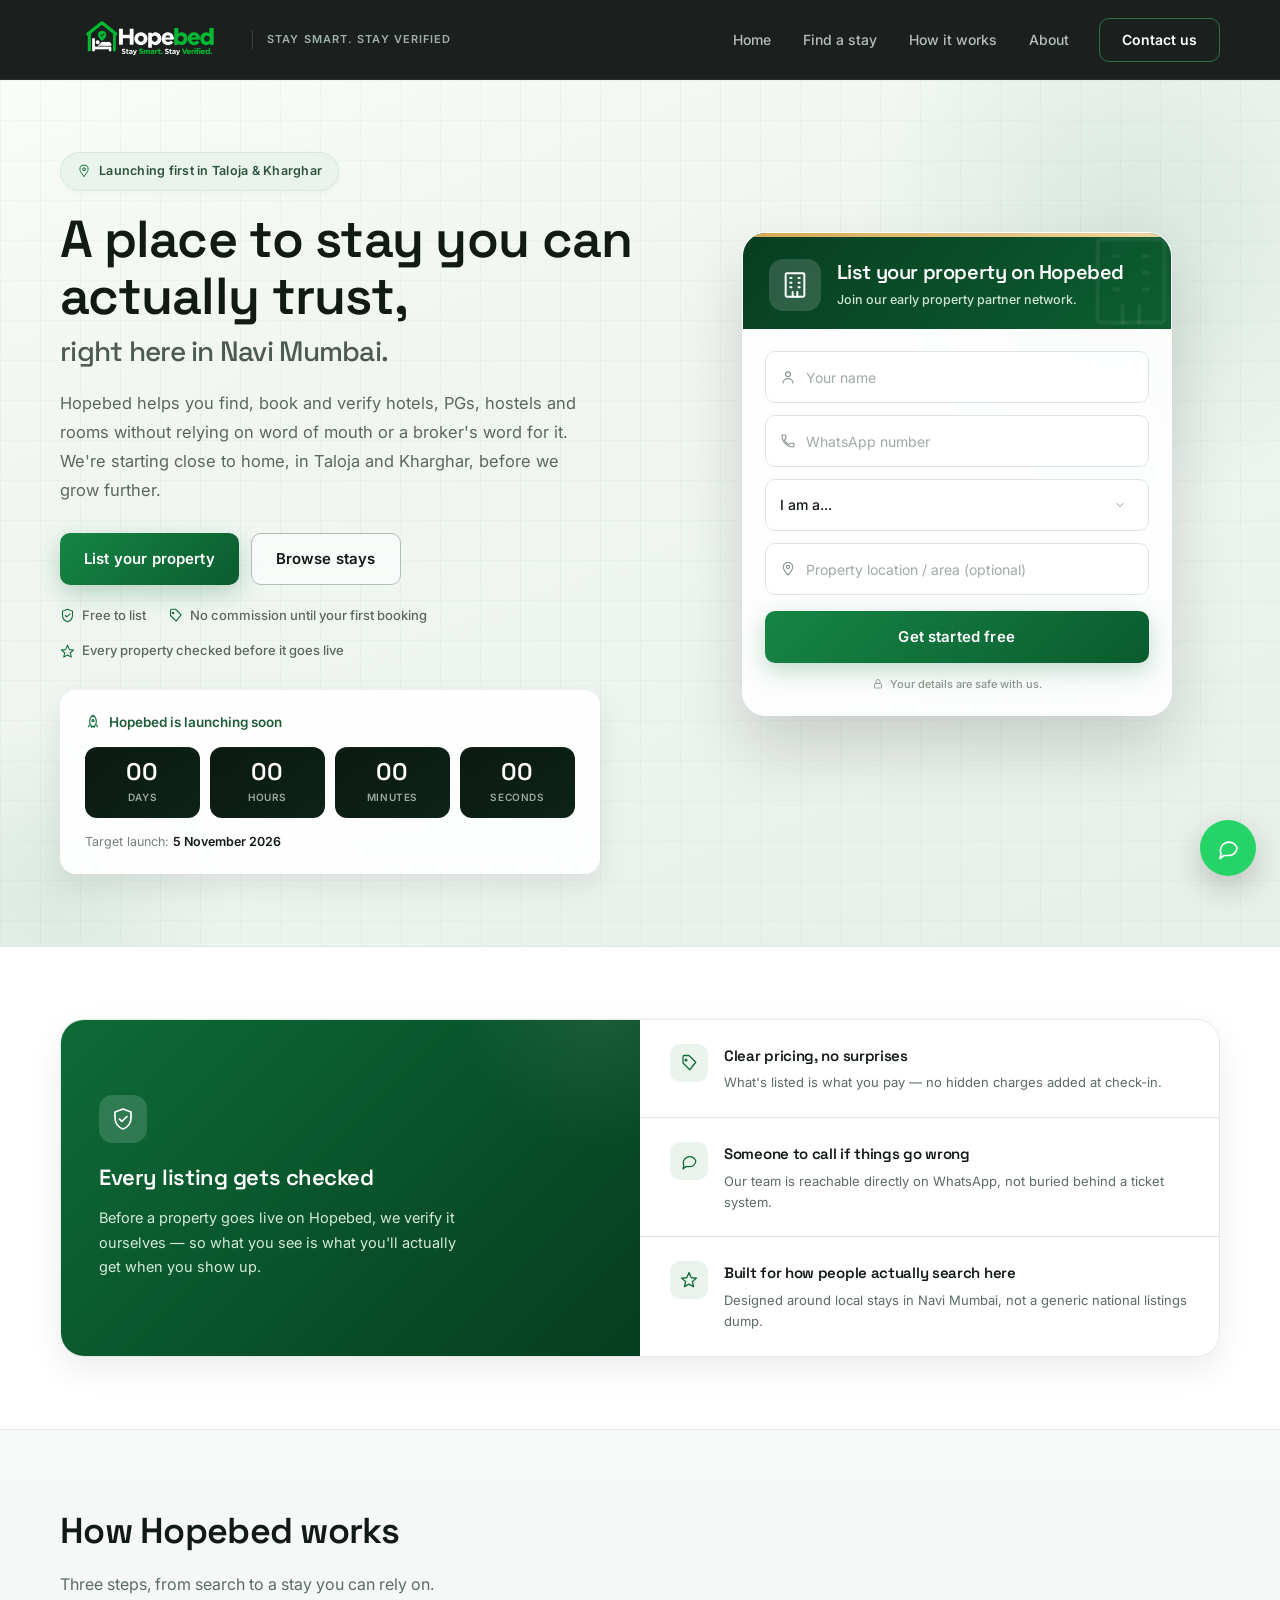
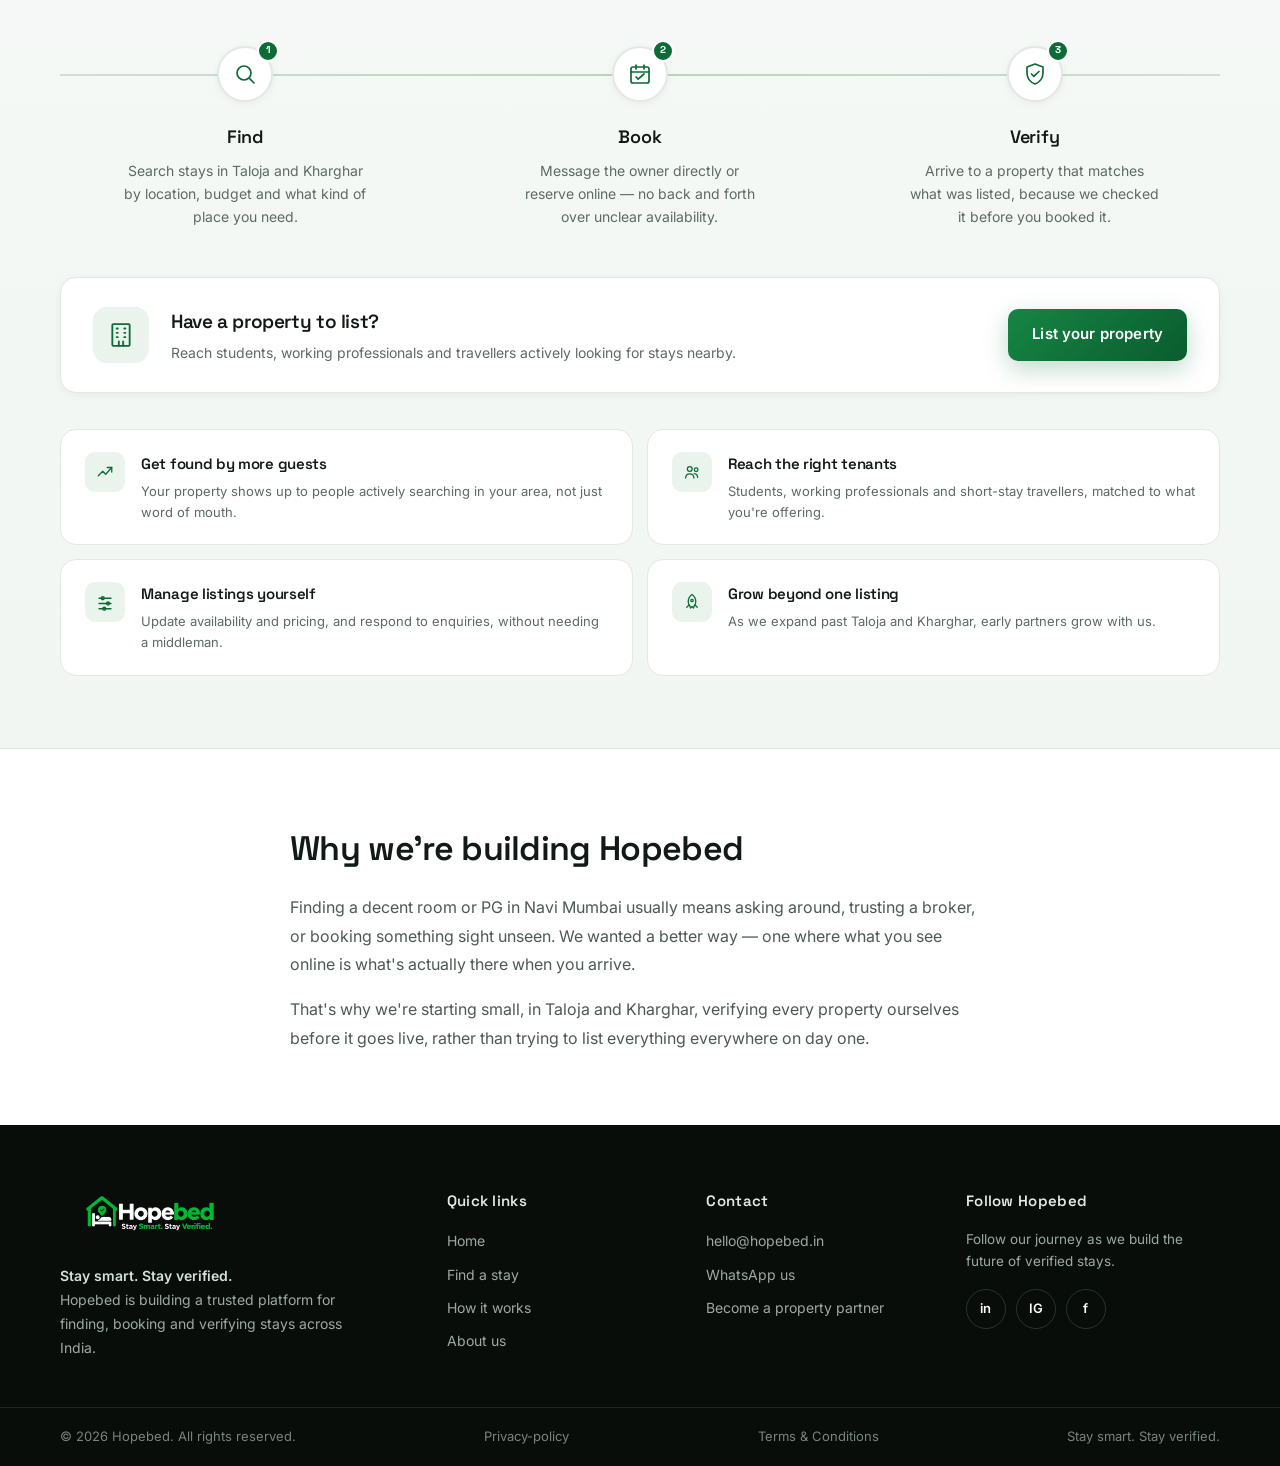
<file: index.html>
<!DOCTYPE html>
<html lang="en-IN">
<head>
    <!-- Google Ads tag -->
    <script async src="https://www.googletagmanager.com/gtag/js?id=AW-836763755"></script>
    <script>
        window.dataLayer = window.dataLayer || [];
        function gtag(){dataLayer.push(arguments);}
        gtag('js', new Date());
        gtag('config', 'AW-836763755');
    </script>

    <meta charset="UTF-8">
    <meta name="viewport" content="width=device-width, initial-scale=1.0">
    <meta name="theme-color" content="#0a5c2e">
    <meta name="google-adsense-account" content="ca-pub-5507783627988593">
    <title>Hopebed | Find Verified Hotels, PGs & Hostels in India</title>
    <meta name="description" content="Hopebed is building a trusted platform to discover, book and verify hotels, PGs, hostels, rooms and accommodation in India. Launching first in Taloja and Kharghar, Navi Mumbai.">
    <meta name="author" content="Hopebed">
    <meta name="robots" content="index, follow">
    <link rel="canonical" href="https://hopebed.in/">
    <link rel="icon" type="image/png" href="./assets/favicon.PNG">
    <link rel="apple-touch-icon" href="./assets/favicon.PNG">

    <meta property="og:type" content="website">
    <meta property="og:url" content="https://hopebed.in/">
    <meta property="og:title" content="Hopebed | Find & Book Verified Stays in India">
    <meta property="og:description" content="Discover, book and verify trusted hotels, PGs, hostels, rooms and accommodation in India.">
    <meta property="og:image" content="https://hopebed.in/assets/favicon.PNG">
    <meta property="og:site_name" content="Hopebed">
    <meta property="og:locale" content="en_IN">

    <meta name="twitter:card" content="summary_large_image">
    <meta name="twitter:title" content="Hopebed | Verified Stays in India">
    <meta name="twitter:description" content="Find, book and verify trusted hotels, PGs, hostels and accommodation in India.">

    <script type="application/ld+json">
        {"@context":"https://schema.org","@type":"Organization","@id":"https://hopebed.in/#organization","name":"Hopebed","url":"https://hopebed.in/","logo":"https://hopebed.in/assets/favicon.PNG","description":"Hopebed is building a trusted platform to help people discover, book and verify accommodation in India.","email":"hello@hopebed.in","areaServed":{"@type":"Country","name":"India"}}
    </script>

    <link rel="preconnect" href="https://fonts.googleapis.com">
    <link rel="preconnect" href="https://fonts.gstatic.com" crossorigin>
    <link href="https://fonts.googleapis.com/css2?family=Space+Grotesk:wght@500;600;700&family=Inter:wght@400;500;600;700&display=swap" rel="stylesheet">

    <style>
        /* =====================================================
           ROOT — premium palette
        ===================================================== */
        :root {
            --green: #0d6b36;
            --green-dark: #063d20;
            --green-light: #168447;
            --green-pale: #eaf4ed;
            --green-mist: #f4faf6;
            --dark: #080d0a;
            --dark-soft: #0e1511;
            --text: #121a15;
            --muted: #5c6b63;
            --line: #e2e8e4;
            --soft: #f6f9f7;
            --white: #ffffff;
            --accent-gold: #d4a853;
            --shadow-sm: 0 2px 8px rgba(0, 0, 0, .05);
            --shadow-md: 0 12px 32px rgba(0, 0, 0, .08);
            --shadow-lg: 0 24px 56px rgba(0, 0, 0, .12);
            --shadow-xl: 0 32px 64px rgba(0, 0, 0, .15);
            --radius-sm: 10px;
            --radius-md: 16px;
            --radius-lg: 24px;
            --radius-xl: 32px;
            --font-display: "Space Grotesk", ui-sans-serif, system-ui, sans-serif;
            --font-body: "Inter", ui-sans-serif, system-ui, sans-serif;
            --transition: .25s cubic-bezier(.25, .46, .45, .94);
        }

        * {
            box-sizing: border-box;
            margin: 0;
            padding: 0;
        }
        html {
            scroll-behavior: smooth;
            -webkit-font-smoothing: antialiased;
            -moz-osx-font-smoothing: grayscale;
        }
        body {
            font-family: var(--font-body);
            color: var(--text);
            background: var(--white);
            line-height: 1.65;
            overflow-x: hidden;
        }
        body.menu-open {
            overflow: hidden;
        }
        a {
            text-decoration: none;
            color: inherit;
        }
        button,
        input,
        select {
            font: inherit;
            color: inherit;
        }
        img {
            max-width: 100%;
            display: block;
        }
        h1,
        h2,
        h3,
        h4 {
            font-family: var(--font-display);
            font-weight: 600;
            letter-spacing: -0.02em;
        }
        .container {
            width: min(1160px, calc(100% - 64px));
            margin-inline: auto;
        }

        .icon {
            width: 1em;
            height: 1em;
            stroke: currentColor;
            fill: none;
            stroke-width: 1.7;
            stroke-linecap: round;
            stroke-linejoin: round;
            flex-shrink: 0;
            display: block;
        }

        /* =====================================================
           NAVBAR — premium dark with blur
        ===================================================== */
        .nav {
            height: 80px;
            background: rgba(8, 13, 10, 0.92);
            backdrop-filter: blur(12px);
            color: #fff;
            position: sticky;
            top: 0;
            z-index: 1000;
            border-bottom: 1px solid rgba(255, 255, 255, .06);
        }
        .nav-inner {
            height: 100%;
            display: flex;
            align-items: center;
            justify-content: space-between;
            gap: 30px;
        }
        .brand {
            display: flex;
            align-items: center;
            flex-shrink: 0;
            gap: 12px;
            padding: 6px 0;
        }
        /* Removed white background from logo wrapper */
        .brand-logo-wrap {
            display: flex;
            align-items: center;
            justify-content: center;
        }
        .brand-logo {
            width: 180px;
            height: 52px;
            object-fit: contain;
            object-position: center;
            display: block;
            filter: brightness(1.1);
        }
        .brand-tagline {
            font-size: 11px;
            font-weight: 600;
            letter-spacing: .1em;
            text-transform: uppercase;
            color: #9fb0a7;
            padding-left: 14px;
            border-left: 1px solid rgba(255, 255, 255, .15);
        }

        .desktop-nav {
            display: flex;
            align-items: center;
            gap: 32px;
            margin-left: auto;
        }
        .desktop-nav a {
            color: #b5c0ba;
            font-size: 14px;
            font-weight: 500;
            transition: var(--transition);
            position: relative;
            padding: 6px 0;
        }
        .desktop-nav a::after {
            content: '';
            position: absolute;
            bottom: 0;
            left: 0;
            right: 0;
            height: 2px;
            background: var(--green-light);
            border-radius: 2px;
            transform: scaleX(0);
            transform-origin: left;
            transition: transform var(--transition);
        }
        .desktop-nav a:hover {
            color: #fff;
        }
        .desktop-nav a:hover::after {
            transform: scaleX(1);
        }

        .nav-actions {
            display: flex;
            align-items: center;
            gap: 14px;
        }
        .contact {
            min-height: 44px;
            padding: 0 22px;
            display: inline-flex;
            align-items: center;
            justify-content: center;
            border: 1px solid rgba(60, 200, 110, .5);
            border-radius: var(--radius-sm);
            font-size: 14px;
            font-weight: 600;
            transition: var(--transition);
            background: transparent;
            color: #fff;
        }
        .contact:hover {
            background: var(--green);
            border-color: var(--green);
            box-shadow: 0 6px 20px rgba(13, 107, 54, .4);
        }

        .menu-btn {
            display: none;
            width: 44px;
            height: 44px;
            border: 0;
            background: transparent;
            color: #fff;
            cursor: pointer;
            align-items: center;
            justify-content: center;
            border-radius: var(--radius-sm);
            transition: var(--transition);
        }
        .menu-btn:hover {
            background: rgba(255, 255, 255, .08);
        }
        .menu-btn .icon {
            width: 22px;
            height: 22px;
        }

        /* =====================================================
           MOBILE MENU — refined
        ===================================================== */
        .mobile-menu-overlay {
            position: fixed;
            inset: 0;
            background: rgba(0, 0, 0, .6);
            backdrop-filter: blur(6px);
            opacity: 0;
            visibility: hidden;
            transition: var(--transition);
            z-index: 1998;
        }
        .mobile-menu-overlay.active {
            opacity: 1;
            visibility: visible;
        }

        .mobile-menu {
            position: fixed;
            top: 0;
            right: 0;
            width: min(400px, 90%);
            height: 100dvh;
            background: var(--dark);
            color: #fff;
            z-index: 2000;
            padding: 0 24px 24px;
            transform: translateX(100%);
            transition: .35s cubic-bezier(.22, .61, .36, 1);
            display: flex;
            flex-direction: column;
        }
        .mobile-menu.active {
            transform: translateX(0);
        }
        .mobile-menu-header {
            min-height: 76px;
            display: flex;
            align-items: center;
            justify-content: space-between;
            border-bottom: 1px solid #1e2b23;
        }
        /* Removed white background from mobile logo wrapper */
        .mobile-menu-logo-wrap {
            display: flex;
            align-items: center;
            justify-content: center;
        }
        .mobile-menu-logo {
            width: 160px;
            height: 46px;
            object-fit: contain;
            object-position: center;
            filter: brightness(1.1);
        }
        .mobile-menu-close {
            width: 40px;
            height: 40px;
            border: 0;
            border-radius: 50%;
            background: #18231d;
            color: #fff;
            cursor: pointer;
            display: flex;
            align-items: center;
            justify-content: center;
            transition: var(--transition);
        }
        .mobile-menu-close:hover {
            background: #26352c;
        }
        .mobile-menu-close .icon {
            width: 18px;
            height: 18px;
        }

        .mobile-menu-nav {
            display: flex;
            flex-direction: column;
            gap: 4px;
            padding: 20px 0;
        }
        .menu-link {
            min-height: 52px;
            display: flex;
            align-items: center;
            gap: 10px;
            padding: 12px 16px;
            border-radius: 10px;
            font-weight: 500;
            font-size: 15px;
            transition: var(--transition);
        }
        .menu-link:hover {
            background: #131f18;
        }
        .menu-list-property {
            background: linear-gradient(135deg, #1b8748, #0c5d30);
            justify-content: space-between;
            font-weight: 600;
            box-shadow: 0 4px 14px rgba(13, 107, 54, .3);
        }
        .menu-list-property:hover {
            background: linear-gradient(135deg, #1f9a53, #0e6b38);
        }
        .menu-list-property .icon {
            width: 16px;
            height: 16px;
        }

        .mobile-menu-actions {
            margin-top: auto;
            padding-top: 18px;
            border-top: 1px solid #1e2b23;
        }
        .menu-whatsapp {
            min-height: 52px;
            display: flex;
            align-items: center;
            justify-content: center;
            gap: 8px;
            border: 1px solid #3a4d42;
            border-radius: 10px;
            font-weight: 600;
            font-size: 14px;
            transition: var(--transition);
        }
        .menu-whatsapp:hover {
            background: #13201a;
            border-color: #5a7568;
        }
        .menu-whatsapp .icon {
            width: 16px;
            height: 16px;
        }

        /* =====================================================
           HERO — premium with abstract background
        ===================================================== */
        .hero {
            position: relative;
            overflow: hidden;
            background: linear-gradient(160deg, #f9fcf9 0%, #f1f6f2 30%, #eef4f0 60%, #e7efe9 100%);
            border-bottom: 1px solid var(--line);
        }
        .hero::before {
            content: '';
            position: absolute;
            width: 600px;
            height: 600px;
            right: -150px;
            top: -150px;
            border-radius: 50%;
            background: radial-gradient(circle, rgba(13, 107, 54, 0.1), transparent 65%);
            pointer-events: none;
        }
        .hero::after {
            content: '';
            position: absolute;
            width: 350px;
            height: 350px;
            left: -120px;
            bottom: -120px;
            border-radius: 50%;
            background: radial-gradient(circle, rgba(13, 107, 54, 0.08), transparent 70%);
            pointer-events: none;
        }
        .hero-grid-bg {
            position: absolute;
            top: 0;
            left: 0;
            right: 0;
            bottom: 0;
            background-image: 
                linear-gradient(rgba(13, 107, 54, 0.03) 1px, transparent 1px),
                linear-gradient(90deg, rgba(13, 107, 54, 0.03) 1px, transparent 1px);
            background-size: 40px 40px;
            pointer-events: none;
        }

        .hero-inner {
            position: relative;
            z-index: 2;
            display: grid;
            grid-template-columns: 1fr 0.9fr;
            align-items: start;
            gap: 48px;
            padding: 64px 0 72px;
        }

        .hero-content {
            max-width: 620px;
            padding-top: 8px;
        }
        .location-tag {
            display: inline-flex;
            align-items: center;
            gap: 8px;
            padding: 8px 16px;
            background: var(--green-pale);
            border: 1px solid #d4e8db;
            border-radius: 30px;
            color: #2c533d;
            font-size: 12.5px;
            font-weight: 600;
            letter-spacing: .02em;
            box-shadow: 0 2px 8px rgba(0,0,0,.03);
        }
        .location-tag .icon {
            color: var(--green);
            width: 14px;
            height: 14px;
        }

        h1 {
            margin: 20px 0 20px;
            font-weight: 600;
            letter-spacing: -0.03em;
            color: var(--text);
        }
        h1 .line-a {
            display: block;
            font-size: clamp(34px, 4.5vw, 52px);
            line-height: 1.1;
        }
        h1 .line-b {
            display: block;
            font-size: clamp(20px, 2.5vw, 28px);
            font-weight: 500;
            color: #4c5a52;
            line-height: 1.3;
            margin-top: 8px;
        }

        .hero-copy {
            max-width: 520px;
            margin: 0;
            font-size: 16.5px;
            line-height: 1.75;
            color: #5a675f;
        }

        .hero-buttons {
            display: flex;
            align-items: center;
            gap: 12px;
            margin: 28px 0 20px;
            flex-wrap: wrap;
        }
        .btn {
            min-height: 52px;
            padding: 0 24px;
            border-radius: var(--radius-sm);
            display: inline-flex;
            align-items: center;
            gap: 8px;
            justify-content: center;
            font-size: 15px;
            font-weight: 600;
            cursor: pointer;
            border: 0;
            transition: var(--transition);
            letter-spacing: .01em;
        }
        .btn-primary {
            color: #fff;
            background: linear-gradient(135deg, #168544, #0a5c2e);
            box-shadow: 0 8px 24px rgba(13, 107, 54, .25);
        }
        .btn-primary:hover {
            box-shadow: 0 12px 32px rgba(13, 107, 54, .35);
            transform: translateY(-2px);
            background: linear-gradient(135deg, #1a954e, #0d6b36);
        }
        .btn-outline {
            border: 1.5px solid #b0bcb5;
            background: rgba(255, 255, 255, 0.6);
            backdrop-filter: blur(4px);
            color: var(--text);
        }
        .btn-outline:hover {
            border-color: var(--green);
            color: var(--green-dark);
            background: rgba(13, 107, 54, .06);
        }
        .btn:focus-visible {
            outline: 3px solid rgba(13, 107, 54, .4);
            outline-offset: 2px;
        }

        .hero-notes {
            display: flex;
            flex-wrap: wrap;
            gap: 14px 22px;
        }
        .hero-notes .note {
            display: flex;
            align-items: center;
            gap: 7px;
            font-size: 13px;
            color: #5a675f;
            font-weight: 500;
        }
        .hero-notes .icon {
            color: var(--green);
            width: 15px;
            height: 15px;
        }

        /* countdown — premium card */
        .launch-countdown {
            max-width: 540px;
            margin-top: 28px;
            padding: 20px 24px;
            background: rgba(255, 255, 255, 0.9);
            backdrop-filter: blur(10px);
            border: 1px solid rgba(255, 255, 255, 0.8);
            border-radius: var(--radius-md);
            box-shadow: var(--shadow-md);
        }
        .launch-label {
            display: flex;
            align-items: center;
            gap: 8px;
            margin-bottom: 14px;
            font-size: 13.5px;
            font-weight: 600;
            color: #1f5c39;
        }
        .launch-label .icon {
            color: var(--green);
            width: 16px;
            height: 16px;
        }
        .countdown {
            display: flex;
            gap: 10px;
        }
        .countdown-box {
            flex: 1;
            min-width: 70px;
            padding: 12px 6px;
            text-align: center;
            background: linear-gradient(145deg, #0b1a11, #0d2318);
            border-radius: 12px;
            color: #fff;
            box-shadow: inset 0 1px 0 rgba(255,255,255,.05);
        }
        .countdown-number {
            display: block;
            font-family: var(--font-display);
            font-size: 24px;
            font-weight: 600;
            line-height: 1.1;
            letter-spacing: .02em;
        }
        .countdown-text {
            display: block;
            margin-top: 4px;
            font-size: 10px;
            font-weight: 600;
            letter-spacing: .06em;
            text-transform: uppercase;
            color: #9caaa3;
        }
        .launch-date {
            margin: 14px 0 0;
            font-size: 12.5px;
            color: #76827b;
        }
        .launch-date strong {
            color: var(--text);
            font-weight: 600;
        }

        /* =====================================================
           LEAD CARD — premium glass style (with image icon)
        ===================================================== */
        .lead-card {
            width: 100%;
            max-width: 430px;
            justify-self: center;
            background: rgba(255, 255, 255, 0.85);
            backdrop-filter: blur(20px);
            border: 1px solid rgba(255, 255, 255, 0.9);
            border-radius: var(--radius-lg);
            overflow: hidden;
            box-shadow: var(--shadow-xl);
            transition: var(--transition);
            margin-top: 88px;
            margin-right: initial;
        }
        .lead-head {
            padding: 26px 26px 18px;
            background: linear-gradient(135deg, #073d22, #0d5f30);
            color: #fff;
            position: relative;
            display: flex;
            align-items: center;
            gap: 16px;
        }
        .lead-head::after {
            content: '';
            position: absolute;
            top: 0;
            left: 0;
            right: 0;
            height: 4px;
            background: linear-gradient(90deg, #d4a853, #f0d6a0);
        }
        .lead-head-icon {
            width: 52px;
            height: 52px;
            border-radius: 14px;
            background: rgba(255, 255, 255, 0.15);
            display: flex;
            align-items: center;
            justify-content: center;
            flex-shrink: 0;
        }
        .lead-head-icon .icon {
            width: 28px;
            height: 28px;
            color: #fff;
        }
        .lead-head h2 {
            font-size: 20px;
            line-height: 1.3;
            font-weight: 600;
            margin-bottom: 5px;
        }
        .lead-head p {
            margin: 0;
            font-size: 12.5px;
            font-weight: 500;
            color: #cfe6d7;
        }
        /* subtle background icon */
        .lead-head::before {
            content: '';
            position: absolute;
            right: -10px;
            top: 50%;
            transform: translateY(-50%);
            width: 100px;
            height: 100px;
            background: url("data:image/svg+xml,%3Csvg xmlns='http://www.w3.org/2000/svg' viewBox='0 0 24 24' fill='none' stroke='rgba(255,255,255,0.08)' stroke-width='1' stroke-linecap='round' stroke-linejoin='round'%3E%3Crect x='4' y='2' width='16' height='20' rx='1'/%3E%3Cline x1='8' y1='6' x2='9' y2='6'/%3E%3Cline x1='15' y1='6' x2='16' y2='6'/%3E%3Cline x1='8' y1='10' x2='9' y2='10'/%3E%3Cline x1='15' y1='10' x2='16' y2='10'/%3E%3Cline x1='8' y1='14' x2='9' y2='14'/%3E%3Cline x1='15' y1='14' x2='16' y2='14'/%3E%3Cline x1='10' y1='22' x2='10' y2='18'/%3E%3Cline x1='14' y1='22' x2='14' y2='18'/%3E%3C/svg%3E") no-repeat center / contain;
            opacity: 0.8;
            pointer-events: none;
        }

        .form {
            padding: 22px;
        }
        .field {
            width: 100%;
            height: 52px;
            margin-bottom: 12px;
            padding: 0 14px;
            display: flex;
            align-items: center;
            gap: 10px;
            border: 1.5px solid #dde5e0;
            border-radius: var(--radius-sm);
            background: rgba(255, 255, 255, 0.8);
            transition: var(--transition);
            color: #8a958e;
        }
        .field:focus-within {
            border-color: var(--green-light);
            box-shadow: 0 0 0 3px rgba(22, 132, 71, .12);
            color: var(--green);
        }
        .field .icon {
            width: 16px;
            height: 16px;
            flex-shrink: 0;
        }
        .field input,
        .field select {
            width: 100%;
            height: 100%;
            border: 0;
            outline: 0;
            background: transparent;
            color: var(--text);
            font-size: 14px;
            font-weight: 500;
        }
        .field input::placeholder {
            color: #a0aba5;
            font-weight: 400;
        }
        .field select {
            cursor: pointer;
            appearance: none;
            -webkit-appearance: none;
            padding-right: 20px;
            background-image: url("data:image/svg+xml,%3Csvg xmlns='http://www.w3.org/2000/svg' width='12' height='12' viewBox='0 0 24 24' fill='none' stroke='%238a958e' stroke-width='2' stroke-linecap='round' stroke-linejoin='round'%3E%3Cpolyline points='6 9 12 15 18 9'/%3E%3C/svg%3E");
            background-repeat: no-repeat;
            background-position: right 8px center;
        }
        .field.error {
            border-color: #d64545;
        }
        .field.error:focus-within {
            box-shadow: 0 0 0 3px rgba(214, 69, 69, .1);
        }

        .error-msg {
            display: none;
            margin: -4px 0 8px 4px;
            font-size: 11px;
            color: #d64545;
            font-weight: 500;
        }
        .error-msg.show {
            display: block;
        }

        .form .submit {
            width: 100%;
            margin-top: 4px;
            min-height: 52px;
            border-radius: var(--radius-sm);
            font-size: 15px;
        }

        .toast {
            display: none;
            margin-top: 10px;
            padding: 10px 14px;
            background: #eaf7ee;
            border: 1px solid #b9ddc4;
            border-radius: var(--radius-sm);
            color: #196b38;
            font-size: 12px;
            text-align: center;
            font-weight: 500;
        }
        .toast.show {
            display: block;
            animation: fadeInUp .3s ease;
        }
        .secure {
            margin-top: 12px;
            display: flex;
            align-items: center;
            justify-content: center;
            gap: 6px;
            font-size: 11px;
            color: #8a958e;
            font-weight: 500;
        }
        .secure .icon {
            width: 12px;
            height: 12px;
        }

        @keyframes fadeInUp {
            from { opacity: 0; transform: translateY(6px); }
            to { opacity: 1; transform: translateY(0); }
        }

        /* =====================================================
           BENEFITS — premium grid
        ===================================================== */
        .section {
            padding: 72px 0;
        }
        .benefits-section {
            background: var(--white);
            border-bottom: 1px solid var(--line);
        }
        .benefits-grid {
            display: grid;
            grid-template-columns: 1fr 1fr;
            gap: 0;
            border: 1px solid var(--line);
            border-radius: var(--radius-lg);
            overflow: hidden;
            box-shadow: var(--shadow-md);
        }
        .benefit-feature {
            padding: 42px 38px;
            background: linear-gradient(135deg, #0d6b36, #063d20);
            color: #fff;
            display: flex;
            flex-direction: column;
            justify-content: center;
            gap: 14px;
            position: relative;
            overflow: hidden;
        }
        .benefit-feature::before {
            content: '';
            position: absolute;
            top: -50%;
            right: -20%;
            width: 300px;
            height: 300px;
            background: radial-gradient(circle, rgba(255,255,255,0.08), transparent 70%);
            border-radius: 50%;
        }
        .benefit-feature .icon-badge {
            width: 48px;
            height: 48px;
            border-radius: 14px;
            background: rgba(255, 255, 255, .15);
            display: flex;
            align-items: center;
            justify-content: center;
            margin-bottom: 6px;
        }
        .benefit-feature .icon-badge .icon {
            width: 24px;
            height: 24px;
        }
        .benefit-feature h3 {
            font-size: 22px;
            font-weight: 600;
            line-height: 1.3;
        }
        .benefit-feature p {
            margin: 0;
            font-size: 14.5px;
            line-height: 1.7;
            color: #d6ead9;
            max-width: 360px;
        }

        .benefit-list {
            display: flex;
            flex-direction: column;
        }
        .benefit-row {
            flex: 1;
            padding: 24px 30px;
            display: flex;
            gap: 16px;
            align-items: flex-start;
            border-bottom: 1px solid var(--line);
            transition: var(--transition);
            background: var(--white);
        }
        .benefit-row:last-child {
            border-bottom: 0;
        }
        .benefit-row:hover {
            background: var(--green-mist);
        }
        .benefit-row .icon-wrap {
            width: 38px;
            height: 38px;
            border-radius: 10px;
            flex-shrink: 0;
            background: var(--green-pale);
            color: var(--green);
            display: flex;
            align-items: center;
            justify-content: center;
        }
        .benefit-row .icon-wrap .icon {
            width: 18px;
            height: 18px;
        }
        .benefit-row h4 {
            font-size: 15px;
            font-weight: 600;
            margin-bottom: 4px;
        }
        .benefit-row p {
            margin: 0;
            font-size: 13px;
            line-height: 1.6;
            color: var(--muted);
        }

        /* =====================================================
           HOW IT WORKS — fixed timeline with proper connection line
        ===================================================== */
        .how {
            padding: 72px 0;
            background: linear-gradient(180deg, var(--soft), #f1f6f2);
            border-bottom: 1px solid var(--line);
        }
        .how-head {
            max-width: 560px;
            margin-bottom: 48px;
        }
        .how-head h2 {
            font-size: clamp(28px, 3vw, 36px);
            font-weight: 600;
            margin-bottom: 10px;
            letter-spacing: -0.02em;
        }
        .how-head p {
            margin: 0;
            font-size: 16px;
            color: var(--muted);
        }

        .timeline {
            position: relative;
            display: grid;
            grid-template-columns: repeat(3, 1fr);
            gap: 24px;
        }
        /* Fixed connecting line - now properly centered and aligned */
        .timeline::before {
            content: '';
            position: absolute;
            top: 28px; /* Half of 56px marker height */
            left: 0;
            right: 0;
            height: 2px;
            background: linear-gradient(90deg, #cde0d3, #b8d5c0, #cde0d3);
            z-index: 1;
        }
        .step {
            position: relative;
            text-align: center;
            padding: 0;
        }
        .step-marker {
            width: 56px;
            height: 56px;
            border-radius: 50%;
            background: var(--white);
            border: 2px solid var(--line);
            display: flex;
            align-items: center;
            justify-content: center;
            color: var(--green);
            position: relative;
            z-index: 2;
            margin: 0 auto 20px;
            box-shadow: var(--shadow-sm);
            transition: var(--transition);
        }
        .step:hover .step-marker {
            border-color: var(--green);
            box-shadow: 0 6px 20px rgba(13, 107, 54, .25);
        }
        .step-marker .icon {
            width: 24px;
            height: 24px;
        }
        .step-num {
            position: absolute;
            top: -8px;
            right: -8px;
            width: 22px;
            height: 22px;
            border-radius: 50%;
            background: var(--green);
            color: #fff;
            font-size: 10px;
            font-weight: 700;
            display: flex;
            align-items: center;
            justify-content: center;
            font-family: var(--font-display);
            border: 2px solid var(--white);
        }
        .step h3 {
            font-size: 18px;
            font-weight: 600;
            margin-bottom: 8px;
            letter-spacing: -0.01em;
        }
        .step p {
            margin: 0;
            font-size: 14px;
            color: var(--muted);
            line-height: 1.65;
            max-width: 250px;
            margin-left: auto;
            margin-right: auto;
        }

        /* property CTA banner */
        .property-cta {
            margin: 48px 0 0;
            padding: 28px 32px;
            display: flex;
            align-items: center;
            gap: 22px;
            flex-wrap: wrap;
            background: var(--white);
            border: 1px solid var(--line);
            border-radius: var(--radius-md);
            box-shadow: var(--shadow-sm);
        }
        .property-cta .icon-wrap {
            width: 56px;
            height: 56px;
            border-radius: 14px;
            flex-shrink: 0;
            background: var(--green-pale);
            color: var(--green);
            display: flex;
            align-items: center;
            justify-content: center;
        }
        .property-cta .icon-wrap .icon {
            width: 26px;
            height: 26px;
        }
        .property-copy {
            flex: 1;
            min-width: 220px;
        }
        .property-copy h3 {
            font-size: 19px;
            font-weight: 600;
            margin-bottom: 4px;
        }
        .property-copy p {
            margin: 0;
            color: var(--muted);
            font-size: 14px;
        }

        /* owner benefits — premium 2x2 grid */
        .owner-list {
            margin-top: 36px;
            display: grid;
            grid-template-columns: repeat(2, 1fr);
            gap: 14px;
        }
        .owner-item {
            padding: 22px 24px;
            display: flex;
            gap: 16px;
            background: var(--white);
            border: 1px solid var(--line);
            border-radius: var(--radius-md);
            transition: var(--transition);
        }
        .owner-item:hover {
            box-shadow: var(--shadow-md);
            border-color: #d0ddd5;
            transform: translateY(-2px);
        }
        .owner-item .icon-wrap {
            width: 40px;
            height: 40px;
            border-radius: 10px;
            flex-shrink: 0;
            background: var(--green-pale);
            color: var(--green);
            display: flex;
            align-items: center;
            justify-content: center;
        }
        .owner-item .icon-wrap .icon {
            width: 18px;
            height: 18px;
        }
        .owner-item h4 {
            font-size: 15px;
            font-weight: 600;
            margin-bottom: 4px;
        }
        .owner-item p {
            margin: 0;
            font-size: 13px;
            color: var(--muted);
            line-height: 1.6;
        }

        /* =====================================================
           ABOUT — refined
        ===================================================== */
        .about-section {
            background: var(--white);
        }
        .about-content {
            max-width: 700px;
        }
        .about-content h2 {
            font-size: clamp(26px, 3vw, 34px);
            font-weight: 600;
            margin-bottom: 16px;
            letter-spacing: -0.02em;
        }
        .about-content p {
            margin: 0;
            color: #4c5a52;
            font-size: 16px;
            line-height: 1.8;
        }
        .about-content p+p {
            margin-top: 16px;
        }

        /* =====================================================
           WHATSAPP FLOAT
        ===================================================== */
        .whatsapp {
            position: fixed;
            right: 24px;
            bottom: 24px;
            width: 56px;
            height: 56px;
            border-radius: 50%;
            display: flex;
            align-items: center;
            justify-content: center;
            background: #25D366;
            color: #fff;
            z-index: 900;
            box-shadow: 0 12px 32px rgba(0, 0, 0, .2);
            transition: var(--transition);
        }
        .whatsapp .icon {
            width: 24px;
            height: 24px;
        }
        .whatsapp:hover {
            transform: scale(1.08);
            box-shadow: 0 16px 40px rgba(0, 0, 0, .3);
        }

        /* =====================================================
           FOOTER — premium dark
        ===================================================== */
        .footer {
            background: var(--dark);
            color: #fff;
            padding: 64px 0 0;
        }
        .footer-grid {
            display: grid;
            grid-template-columns: 1.6fr 1fr 1fr 1.2fr;
            gap: 48px;
            padding-bottom: 48px;
        }
        /* Removed white background from footer logo wrapper */
        .footer-logo-wrap {
            display: inline-block;
            margin-bottom: 16px;
        }
        .footer-logo {
            width: 180px;
            height: 52px;
            object-fit: contain;
            object-position: center;
            filter: brightness(1.1);
        }
        .footer-brand p {
            color: #9caaa3;
            max-width: 300px;
            font-size: 14px;
            line-height: 1.7;
        }
        .footer-brand p strong {
            color: #d4e0da;
            font-weight: 600;
        }
        .footer h3 {
            margin: 0 0 16px;
            font-size: 15px;
            font-weight: 600;
            letter-spacing: .02em;
            color: #e0ebe5;
        }
        .footer-links {
            display: flex;
            flex-direction: column;
            gap: 10px;
        }
        .footer-links a {
            color: #9daaa3;
            font-size: 14px;
            transition: var(--transition);
        }
        .footer-links a:hover {
            color: #fff;
        }
        .social-text {
            color: #9caaa3;
            font-size: 13.5px;
            line-height: 1.6;
        }
        .social-links {
            display: flex;
            gap: 10px;
            margin-top: 16px;
        }
        .social-links a {
            width: 40px;
            height: 40px;
            border: 1px solid #26352c;
            border-radius: 50%;
            display: grid;
            place-items: center;
            color: #fff;
            font-weight: 600;
            font-size: 13px;
            transition: var(--transition);
        }
        .social-links a:hover {
            background: rgba(255, 255, 255, .1);
            border-color: #4a5d52;
        }
        .footer-bottom {
            border-top: 1px solid #1a2820;
            padding: 18px 0;
            color: #77847c;
            font-size: 13px;
        }
        .footer-bottom-inner {
            display: flex;
            justify-content: space-between;
            gap: 16px;
            flex-wrap: wrap;
        }

        /* =====================================================
           RESPONSIVE — tablet
        ===================================================== */
        @media (max-width: 1000px) {
            .container {
                width: min(100% - 40px, 720px);
            }
            .desktop-nav {
                display: none;
            }
            .menu-btn {
                display: flex;
            }
            .brand-tagline {
                display: none;
            }
            .hero-inner {
                grid-template-columns: 1fr;
                gap: 36px;
                padding: 48px 0 56px;
            }
            .hero-content {
                max-width: 640px;
            }
            .lead-card {
                justify-self: center;
                max-width: 500px;
            }
            .benefits-grid {
                grid-template-columns: 1fr;
            }
            .timeline {
                grid-template-columns: 1fr;
                gap: 28px;
            }
            .timeline::before {
                display: none;
            }
            .step {
                text-align: left;
            }
            .step-marker {
                margin: 0 0 16px 0;
            }
            .step p {
                max-width: 100%;
                margin-left: 0;
                margin-right: 0;
            }
            .property-cta {
                flex-direction: column;
                text-align: center;
                padding: 24px;
            }
            .property-cta .btn {
                width: 100%;
            }
            .owner-list {
                grid-template-columns: 1fr;
            }
            .footer-grid {
                grid-template-columns: repeat(2, 1fr);
                gap: 36px;
            }
        }

        /* =====================================================
           RESPONSIVE — mobile
        ===================================================== */
        @media (max-width: 600px) {
            .container {
                width: calc(100% - 28px);
            }
            .nav {
                height: 68px;
            }
            .brand-logo {
                width: 150px;
                height: 44px;
            }
            .contact {
                display: none;
            }
            .mobile-menu {
                width: 90%;
                padding-left: 18px;
                padding-right: 18px;
            }
            .mobile-menu-logo {
                width: 140px;
                height: 40px;
            }
            .hero-inner {
                padding: 36px 0 44px;
                gap: 28px;
            }
            h1 .line-a {
                font-size: 30px;
            }
            h1 .line-b {
                font-size: 18px;
            }
            .hero-copy {
                font-size: 15px;
            }
            .hero-buttons {
                flex-direction: column;
                align-items: stretch;
            }
            .hero-buttons .btn {
                width: 100%;
            }
            .countdown {
                display: grid;
                grid-template-columns: repeat(4, 1fr);
                gap: 6px;
            }
            .countdown-box {
                min-width: 0;
                padding: 10px 3px;
            }
            .countdown-number {
                font-size: 19px;
            }
            .countdown-text {
                font-size: 8px;
            }
            .lead-head {
                padding: 22px 20px 18px;
            }
            .lead-head-icon {
                width: 44px;
                height: 44px;
            }
            .lead-head-icon .icon {
                width: 24px;
                height: 24px;
            }
            .form {
                padding: 18px;
            }
            .field {
                height: 48px;
                font-size: 13px;
            }
            .section {
                padding: 52px 0;
            }
            .how {
                padding: 52px 0;
            }
            .benefit-feature {
                padding: 30px 24px;
            }
            .benefit-row {
                padding: 20px 22px;
            }
            .property-cta {
                padding: 20px;
                gap: 14px;
            }
            .property-cta .icon-wrap {
                width: 46px;
                height: 46px;
            }
            .owner-item {
                padding: 18px 20px;
            }
            .footer {
                padding-top: 48px;
            }
            .footer-grid {
                grid-template-columns: 1fr;
                gap: 32px;
                padding-bottom: 36px;
            }
            .footer-bottom-inner {
                flex-direction: column;
                text-align: center;
                gap: 4px;
            }
            .whatsapp {
                width: 52px;
                height: 52px;
                right: 18px;
                bottom: 18px;
            }
        }
    </style>
</head>

<body>

    <!-- icon sprite -->
    <svg style="display:none" aria-hidden="true">
        <symbol id="i-search" viewBox="0 0 24 24"><circle cx="11" cy="11" r="7"/><line x1="21" y1="21" x2="16.65" y2="16.65"/></symbol>
        <symbol id="i-calendar" viewBox="0 0 24 24"><rect x="3" y="5" width="18" height="16" rx="2"/><line x1="16" y1="3" x2="16" y2="7"/><line x1="8" y1="3" x2="8" y2="7"/><line x1="3" y1="10" x2="21" y2="10"/><path d="M8 15l2.2 2.2L16 12"/></symbol>
        <symbol id="i-shield" viewBox="0 0 24 24"><path d="M12 2 4 5v6c0 5.2 3.4 9.4 8 11 4.6-1.6 8-5.8 8-11V5l-8-3z"/><path d="M8.5 12l2.3 2.3L16 9.5"/></symbol>
        <symbol id="i-building" viewBox="0 0 24 24"><rect x="4" y="2" width="16" height="20" rx="1"/><line x1="8" y1="6" x2="9" y2="6"/><line x1="15" y1="6" x2="16" y2="6"/><line x1="8" y1="10" x2="9" y2="10"/><line x1="15" y1="10" x2="16" y2="10"/><line x1="8" y1="14" x2="9" y2="14"/><line x1="15" y1="14" x2="16" y2="14"/><line x1="10" y1="22" x2="10" y2="18"/><line x1="14" y1="22" x2="14" y2="18"/></symbol>
        <symbol id="i-users" viewBox="0 0 24 24"><circle cx="9" cy="8" r="3.2"/><path d="M3.5 20c0-3.3 2.5-5.5 5.5-5.5s5.5 2.2 5.5 5.5"/><circle cx="17.5" cy="9" r="2.4"/><path d="M15 14.3c2.6.3 4.5 2.2 4.5 5"/></symbol>
        <symbol id="i-sliders" viewBox="0 0 24 24"><line x1="4" y1="7" x2="20" y2="7"/><circle cx="9" cy="7" r="2"/><line x1="4" y1="14" x2="20" y2="14"/><circle cx="16" cy="14" r="2"/><line x1="4" y1="21" x2="20" y2="21"/><circle cx="11" cy="21" r="2"/></symbol>
        <symbol id="i-trend" viewBox="0 0 24 24"><polyline points="3 17 9 11 13 15 21 6"/><polyline points="15 6 21 6 21 12"/></symbol>
        <symbol id="i-pin" viewBox="0 0 24 24"><path d="M12 21s7-7.2 7-12a7 7 0 1 0-14 0c0 4.8 7 12 7 12z"/><circle cx="12" cy="9" r="2.4"/></symbol>
        <symbol id="i-user" viewBox="0 0 24 24"><circle cx="12" cy="8" r="3.6"/><path d="M4.5 21c0-4 3.4-6.5 7.5-6.5s7.5 2.5 7.5 6.5"/></symbol>
        <symbol id="i-phone" viewBox="0 0 24 24"><path d="M6.6 10.8a15 15 0 0 0 6.6 6.6l2.2-2.2a1 1 0 0 1 1-.2 11 11 0 0 0 3.4.5 1 1 0 0 1 1 1V20a1 1 0 0 1-1 1A17 17 0 0 1 3 4a1 1 0 0 1 1-1h3.5a1 1 0 0 1 1 1 11 11 0 0 0 .5 3.4 1 1 0 0 1-.2 1z"/></symbol>
        <symbol id="i-chat" viewBox="0 0 24 24"><path d="M21 11.5a8 8 0 0 1-8 8H8l-4 3 1-4.4A8 8 0 1 1 21 11.5z"/></symbol>
        <symbol id="i-chevron" viewBox="0 0 24 24"><polyline points="9 6 15 12 9 18"/></symbol>
        <symbol id="i-tag" viewBox="0 0 24 24"><path d="M12 2 21 11 13 21l-9-9V4a2 2 0 0 1 2-2z"/><circle cx="8" cy="8" r="1.3"/></symbol>
        <symbol id="i-star" viewBox="0 0 24 24"><polygon points="12 2 15 9 22 9.5 16.5 14 18 21 12 17.5 6 21 7.5 14 2 9.5 9 9"/></symbol>
        <symbol id="i-lock" viewBox="0 0 24 24"><rect x="5" y="11" width="14" height="9" rx="2"/><path d="M8 11V7a4 4 0 0 1 8 0v4"/></symbol>
        <symbol id="i-rocket" viewBox="0 0 24 24"><path d="M12 2c3 2 5 6 5 10 0 2-1 4-2 5l-1 3-2-2-2 2-1-3c-1-1-2-3-2-5 0-4 2-8 5-10z"/><circle cx="12" cy="10" r="1.6"/><path d="M8 16l-3 3M16 16l3 3"/></symbol>
    </svg>

    <!-- =====================================================
         NAVBAR
    ===================================================== -->
    <nav class="nav">
        <div class="container nav-inner">
            <a href="#home" class="brand" aria-label="Hopebed Home">
                <span class="brand-logo-wrap">
                    <img src="./assets/Logo_with_background.PNG" alt="Hopebed - Stay Smart. Stay Verified." class="brand-logo">
                </span>
                <span class="brand-tagline">Stay Smart. Stay Verified</span>
            </a>

            <div class="desktop-nav">
                <a href="#">Home</a>
                <a href="find-stay.html">Find a stay</a>
                <a href="how-it-works.html">How it works</a>
                <a href="about.html">About</a>
            </div>

            <div class="nav-actions">
                <a href="contact.html" class="contact">Contact us</a>
                <button class="menu-btn" id="menuBtn" type="button" aria-label="Open menu" aria-expanded="false">
                    <svg class="icon"><line x1="4" y1="7" x2="20" y2="7" stroke="currentColor" stroke-width="1.8"/><line x1="4" y1="12" x2="20" y2="12" stroke="currentColor" stroke-width="1.8"/><line x1="4" y1="17" x2="20" y2="17" stroke="currentColor" stroke-width="1.8"/></svg>
                </button>
            </div>
        </div>
    </nav>

    <!-- Mobile menu -->
    <div class="mobile-menu-overlay" id="menuOverlay"></div>
    <div class="mobile-menu" id="mobileMenu">
        <div class="mobile-menu-header">
            <a href="#home" aria-label="Hopebed Home">
                <span class="mobile-menu-logo-wrap">
                    <img src="./assets/Logo_with_background.PNG" alt="Hopebed" class="mobile-menu-logo">
                </span>
            </a>
            <button type="button" class="mobile-menu-close" id="menuClose" aria-label="Close menu">
                <svg class="icon"><line x1="5" y1="5" x2="19" y2="19" stroke="currentColor" stroke-width="1.8"/><line x1="19" y1="5" x2="5" y2="19" stroke="currentColor" stroke-width="1.8"/></svg>
            </button>
        </div>

        <nav class="mobile-menu-nav">
            <a href="#home" class="menu-link">Home</a>
            <a href="find-stay.html" class="menu-link">Find a stay</a>
            <a href="#list" class="menu-link menu-list-property">
                <span>List your property</span>
                <svg class="icon"><use href="#i-chevron"/></svg>
            </a>
            <a href="#how" class="menu-link">How it works</a>
            <a href="#about" class="menu-link">About Hopebed</a>
            <a href="contact.html" class="menu-link">Contact</a>
        </nav>

        <div class="mobile-menu-actions">
            <a href="https://wa.me/918879892250?text=Hi%20Hopebed%2C%20I'd%20like%20to%20know%20more." target="_blank" rel="noopener" class="menu-whatsapp">
                <svg class="icon"><use href="#i-chat"/></svg>
                Chat on WhatsApp
            </a>
        </div>
    </div>

    <main id="home">

        <!-- =====================================================
             HERO
        ===================================================== -->
        <section class="hero">
            <div class="hero-grid-bg"></div>
            <div class="container hero-inner">

                <div class="hero-content">
                    <div class="location-tag">
                        <svg class="icon"><use href="#i-pin"/></svg>
                        Launching first in Taloja & Kharghar
                    </div>

                    <h1>
                        <span class="line-a">A place to stay you can actually trust,</span>
                        <span class="line-b">right here in Navi Mumbai.</span>
                    </h1>

                    <p class="hero-copy">
                        Hopebed helps you find, book and verify hotels, PGs, hostels and rooms
                        without relying on word of mouth or a broker's word for it.
                        We're starting close to home, in Taloja and Kharghar, before we grow further.
                    </p>

                    <div class="hero-buttons">
                        <a href="#list" class="btn btn-primary">List your property</a>
                        <a href="find-stay.html" class="btn btn-outline">Browse stays</a>
                    </div>

                    <div class="hero-notes">
                        <span class="note"><svg class="icon"><use href="#i-shield"/></svg>Free to list</span>
                        <span class="note"><svg class="icon"><use href="#i-tag"/></svg>No commission until your first booking</span>
                        <span class="note"><svg class="icon"><use href="#i-star"/></svg>Every property checked before it goes live</span>
                    </div>

                    <div class="launch-countdown">
                        <div class="launch-label">
                            <svg class="icon"><use href="#i-rocket"/></svg>
                            Hopebed is launching soon
                        </div>

                        <div class="countdown">
                            <div class="countdown-box"><span class="countdown-number" id="days">00</span><span class="countdown-text">Days</span></div>
                            <div class="countdown-box"><span class="countdown-number" id="hours">00</span><span class="countdown-text">Hours</span></div>
                            <div class="countdown-box"><span class="countdown-number" id="minutes">00</span><span class="countdown-text">Minutes</span></div>
                            <div class="countdown-box"><span class="countdown-number" id="seconds">00</span><span class="countdown-text">Seconds</span></div>
                        </div>

                        <p class="launch-date">Target launch: <strong>5 November 2026</strong></p>
                    </div>
                </div>

                <!-- Lead form card with image icon -->
                <div class="lead-card" id="list">
                    <div class="lead-head">
                        <div class="lead-head-icon">
                            <svg class="icon"><use href="#i-building"/></svg>
                        </div>
                        <div>
                            <h2>List your property on Hopebed</h2>
                            <p>Join our early property partner network.</p>
                        </div>
                    </div>

                    <form class="form" id="leadForm" novalidate>
                        <div class="field">
                            <svg class="icon"><use href="#i-user"/></svg>
                            <input type="text" id="fName" placeholder="Your name" autocomplete="name">
                        </div>
                        <div class="error-msg" id="err-fName">Please enter your name.</div>

                        <div class="field">
                            <svg class="icon"><use href="#i-phone"/></svg>
                            <input type="tel" id="fPhone" placeholder="WhatsApp number" inputmode="numeric" autocomplete="tel">
                        </div>
                        <div class="error-msg" id="err-fPhone">Please enter a valid 10-digit number.</div>

                        <div class="field">
                            <select id="fRole" aria-label="Select your role">
                                <option value="">I am a...</option>
                                <option value="Property Owner">Property owner</option>
                                <option value="Tenant / Guest">Tenant / Guest</option>
                                <option value="Broker / Agent">Broker / Agent</option>
                            </select>
                        </div>
                        <div class="error-msg" id="err-fRole">Please select an option.</div>

                        <div class="field">
                            <svg class="icon"><use href="#i-pin"/></svg>
                            <input type="text" id="fLocation" placeholder="Property location / area (optional)" autocomplete="address-level2">
                        </div>

                        <button type="submit" class="btn btn-primary submit">Get started free</button>

                        <div class="toast" id="formToast">Thanks! Opening WhatsApp...</div>

                        <div class="secure"><svg class="icon"><use href="#i-lock"/></svg>Your details are safe with us.</div>
                    </form>
                </div>

            </div>
        </section>

        <!-- =====================================================
             BENEFITS
        ===================================================== -->
        <section class="section benefits-section">
            <div class="container">
                <div class="benefits-grid">

                    <div class="benefit-feature">
                        <div class="icon-badge"><svg class="icon"><use href="#i-shield"/></svg></div>
                        <h3>Every listing gets checked</h3>
                        <p>Before a property goes live on Hopebed, we verify it ourselves — so what you see is what you'll actually get when you show up.</p>
                    </div>

                    <div class="benefit-list">
                        <div class="benefit-row">
                            <div class="icon-wrap"><svg class="icon"><use href="#i-tag"/></svg></div>
                            <div>
                                <h4>Clear pricing, no surprises</h4>
                                <p>What's listed is what you pay — no hidden charges added at check-in.</p>
                            </div>
                        </div>

                        <div class="benefit-row">
                            <div class="icon-wrap"><svg class="icon"><use href="#i-chat"/></svg></div>
                            <div>
                                <h4>Someone to call if things go wrong</h4>
                                <p>Our team is reachable directly on WhatsApp, not buried behind a ticket system.</p>
                            </div>
                        </div>

                        <div class="benefit-row">
                            <div class="icon-wrap"><svg class="icon"><use href="#i-star"/></svg></div>
                            <div>
                                <h4>Built for how people actually search here</h4>
                                <p>Designed around local stays in Navi Mumbai, not a generic national listings dump.</p>
                            </div>
                        </div>
                    </div>

                </div>
            </div>
        </section>

        <!-- =====================================================
             HOW IT WORKS
        ===================================================== -->
        <section class="how" id="how">
            <div class="container">
                <div class="how-head">
                    <h2>How Hopebed works</h2>
                    <p>Three steps, from search to a stay you can rely on.</p>
                </div>

                <div class="timeline">
                    <article class="step">
                        <div class="step-marker">
                            <svg class="icon"><use href="#i-search"/></svg>
                            <span class="step-num">1</span>
                        </div>
                        <h3>Find</h3>
                        <p>Search stays in Taloja and Kharghar by location, budget and what kind of place you need.</p>
                    </article>

                    <article class="step">
                        <div class="step-marker">
                            <svg class="icon"><use href="#i-calendar"/></svg>
                            <span class="step-num">2</span>
                        </div>
                        <h3>Book</h3>
                        <p>Message the owner directly or reserve online — no back and forth over unclear availability.</p>
                    </article>

                    <article class="step">
                        <div class="step-marker">
                            <svg class="icon"><use href="#i-shield"/></svg>
                            <span class="step-num">3</span>
                        </div>
                        <h3>Verify</h3>
                        <p>Arrive to a property that matches what was listed, because we checked it before you booked it.</p>
                    </article>
                </div>

                <!-- Property CTA -->
                <div class="property-cta">
                    <div class="icon-wrap"><svg class="icon"><use href="#i-building"/></svg></div>
                    <div class="property-copy">
                        <h3>Have a property to list?</h3>
                        <p>Reach students, working professionals and travellers actively looking for stays nearby.</p>
                    </div>
                    <a href="#list" class="btn btn-primary">List your property</a>
                </div>

                <!-- Owner benefits -->
                <div class="owner-list">
                    <div class="owner-item">
                        <div class="icon-wrap"><svg class="icon"><use href="#i-trend"/></svg></div>
                        <div>
                            <h4>Get found by more guests</h4>
                            <p>Your property shows up to people actively searching in your area, not just word of mouth.</p>
                        </div>
                    </div>

                    <div class="owner-item">
                        <div class="icon-wrap"><svg class="icon"><use href="#i-users"/></svg></div>
                        <div>
                            <h4>Reach the right tenants</h4>
                            <p>Students, working professionals and short-stay travellers, matched to what you're offering.</p>
                        </div>
                    </div>

                    <div class="owner-item">
                        <div class="icon-wrap"><svg class="icon"><use href="#i-sliders"/></svg></div>
                        <div>
                            <h4>Manage listings yourself</h4>
                            <p>Update availability and pricing, and respond to enquiries, without needing a middleman.</p>
                        </div>
                    </div>

                    <div class="owner-item">
                        <div class="icon-wrap"><svg class="icon"><use href="#i-rocket"/></svg></div>
                        <div>
                            <h4>Grow beyond one listing</h4>
                            <p>As we expand past Taloja and Kharghar, early partners grow with us.</p>
                        </div>
                    </div>
                </div>

            </div>
        </section>

        <!-- =====================================================
             ABOUT
        ===================================================== -->
        <section class="section about-section" id="about">
            <div class="container about-content">
                <h2>Why we're building Hopebed</h2>
                <p>
                    Finding a decent room or PG in Navi Mumbai usually means asking around,
                    trusting a broker, or booking something sight unseen. We wanted a better way —
                    one where what you see online is what's actually there when you arrive.
                </p>
                <p>
                    That's why we're starting small, in Taloja and Kharghar, verifying every
                    property ourselves before it goes live, rather than trying to list
                    everything everywhere on day one.
                </p>
            </div>
        </section>

    </main>

    <!-- Floating WhatsApp button -->
    <a href="https://wa.me/918291025730?text=Hi%20Hopebed%2C%20I'd%20like%20to%20know%20more." class="whatsapp" target="_blank" rel="noopener" aria-label="Chat with Hopebed on WhatsApp">
        <svg class="icon"><use href="#i-chat"/></svg>
    </a>

    <!-- =====================================================
         FOOTER
    ===================================================== -->
    <footer class="footer">
        <div class="container footer-grid">

            <div class="footer-brand">
                <span class="footer-logo-wrap">
                    <img src="./assets/Logo_with_background.PNG" alt="Hopebed - Stay Smart. Stay Verified." class="footer-logo">
                </span>
                <p><strong>Stay smart. Stay verified.</strong></p>
                <p>Hopebed is building a trusted platform for finding, booking and verifying stays across India.</p>
            </div>

            <div>
                <h3>Quick links</h3>
                <div class="footer-links">
                    <a href="#home">Home</a>
                    <a href="find-stay.html">Find a stay</a>
                    <a href="#how">How it works</a>
                    <a href="#about">About us</a>
                
                </div>
            </div>

            <div>
                <h3>Contact</h3>
                <div class="footer-links">
                    <a href="mailto:hello@hopebed.in">hello@hopebed.in</a>
                    <a href="https://wa.me/918291025730" target="_blank" rel="noopener">WhatsApp us</a>
                    <a href="#list">Become a property partner</a>
                </div>
            </div>

            <div>
                <h3>Follow Hopebed</h3>
                <p class="social-text">Follow our journey as we build the future of verified stays.</p>
                <div class="social-links">
                    <a href="https://www.linkedin.com/company/hopabed" aria-label="LinkedIn">in</a>
                    <a href="https://www.instagram.com/hopebed.in" aria-label="Instagram">IG</a>
                    <a href="facebook/hopebed" aria-label="Facebook">f</a>
                   <!--- <a href="#" aria-label="X">X</a> -->
                </div>
            </div>

        </div>

        <div class="footer-bottom">
            <div class="container footer-bottom-inner">
                <div>© 2026 Hopebed. All rights reserved.</div>
                <a href="privacy-policy.html">Privacy-policy</a>
                <a href="Terms & Conditions.html">Terms & Conditions</a>
                <div>Stay smart. Stay verified.</div>
        
            </div>
        </div>
    </footer>

    <!-- =====================================================
         JAVASCRIPT
    ===================================================== -->
    <script>
        document.addEventListener("DOMContentLoaded", function() {

            /* MOBILE MENU */
            const menuBtn = document.getElementById("menuBtn");
            const mobileMenu = document.getElementById("mobileMenu");
            const menuClose = document.getElementById("menuClose");
            const menuOverlay = document.getElementById("menuOverlay");
            const menuLinks = document.querySelectorAll(".mobile-menu .menu-link");

            function openMenu() {
                mobileMenu.classList.add("active");
                menuOverlay.classList.add("active");
                document.body.classList.add("menu-open");
                menuBtn.setAttribute("aria-expanded", "true");
            }

            function closeMenu() {
                mobileMenu.classList.remove("active");
                menuOverlay.classList.remove("active");
                document.body.classList.remove("menu-open");
                menuBtn.setAttribute("aria-expanded", "false");
            }

            menuBtn.addEventListener("click", openMenu);
            menuClose.addEventListener("click", closeMenu);
            menuOverlay.addEventListener("click", closeMenu);
            menuLinks.forEach(function(link) { link.addEventListener("click", closeMenu); });
            document.addEventListener("keydown", function(event) {
                if (event.key === "Escape") { closeMenu(); }
            });
            window.addEventListener("resize", function() {
                if (window.innerWidth > 1000) { closeMenu(); }
            });

            /* WHATSAPP FORM */
            const WHATSAPP_NUMBER = "918291025730";
            const form = document.getElementById("leadForm");
            const toast = document.getElementById("formToast");

            function showError(field, error, show) {
                field.classList.toggle("error", show);
                error.classList.toggle("show", show);
            }

            form.addEventListener("submit", function(event) {
                event.preventDefault();

                const name = document.getElementById("fName");
                const phone = document.getElementById("fPhone");
                const role = document.getElementById("fRole");
                const location = document.getElementById("fLocation");

                const nameOk = name.value.trim().length > 1;
                const phoneDigits = phone.value.replace(/\D/g, "");
                const phoneOk = phoneDigits.length === 10;
                const roleOk = role.value !== "";

                showError(name.parentElement, document.getElementById("err-fName"), !nameOk);
                showError(phone.parentElement, document.getElementById("err-fPhone"), !phoneOk);
                showError(role.parentElement, document.getElementById("err-fRole"), !roleOk);

                if (!nameOk || !phoneOk || !roleOk) {
                    toast.classList.remove("show");
                    return;
                }

                let message =
                    "Hi Hopebed! \n\n" +
                    "I would like to get started with Hopebed.\n\n" +
                    "Name: " + name.value.trim() +
                    "\nWhatsApp: " + phone.value.trim() +
                    "\nI am a: " + role.value;

                if (location.value.trim()) {
                    message += "\nProperty Area: " + location.value.trim();
                }

                message += "\n\nLooking forward to connecting with the Hopebed team!";

                toast.classList.add("show");

                const whatsappURL = "https://wa.me/" + WHATSAPP_NUMBER + "?text=" + encodeURIComponent(message);
                window.open(whatsappURL, "_blank");
            });

            /* COUNTDOWN */
            const launchDate = new Date("2026-11-05T06:59:31+05:30").getTime();

            function updateCountdown() {
                const now = new Date().getTime();
                const distance = launchDate - now;

                const daysElement = document.getElementById("days");
                const hoursElement = document.getElementById("hours");
                const minutesElement = document.getElementById("minutes");
                const secondsElement = document.getElementById("seconds");

                if (distance <= 0) {
                    daysElement.textContent = "00";
                    hoursElement.textContent = "00";
                    minutesElement.textContent = "00";
                    secondsElement.textContent = "00";
                    return;
                }

                const days = Math.floor(distance / (1000 * 60 * 60 * 24));
                const hours = Math.floor((distance % (1000 * 60 * 60 * 24)) / (1000 * 60 * 60));
                const minutes = Math.floor((distance % (1000 * 60 * 60)) / (1000 * 60));
                const seconds = Math.floor((distance % (1000 * 60)) / 1000);

                daysElement.textContent = String(days).padStart(2, "0");
                hoursElement.textContent = String(hours).padStart(2, "0");
                minutesElement.textContent = String(minutes).padStart(2, "0");
                secondsElement.textContent = String(seconds).padStart(2, "0");
            }

            updateCountdown();
            setInterval(updateCountdown, 1000);
        });
    </script>

</body>
</html>
</file>
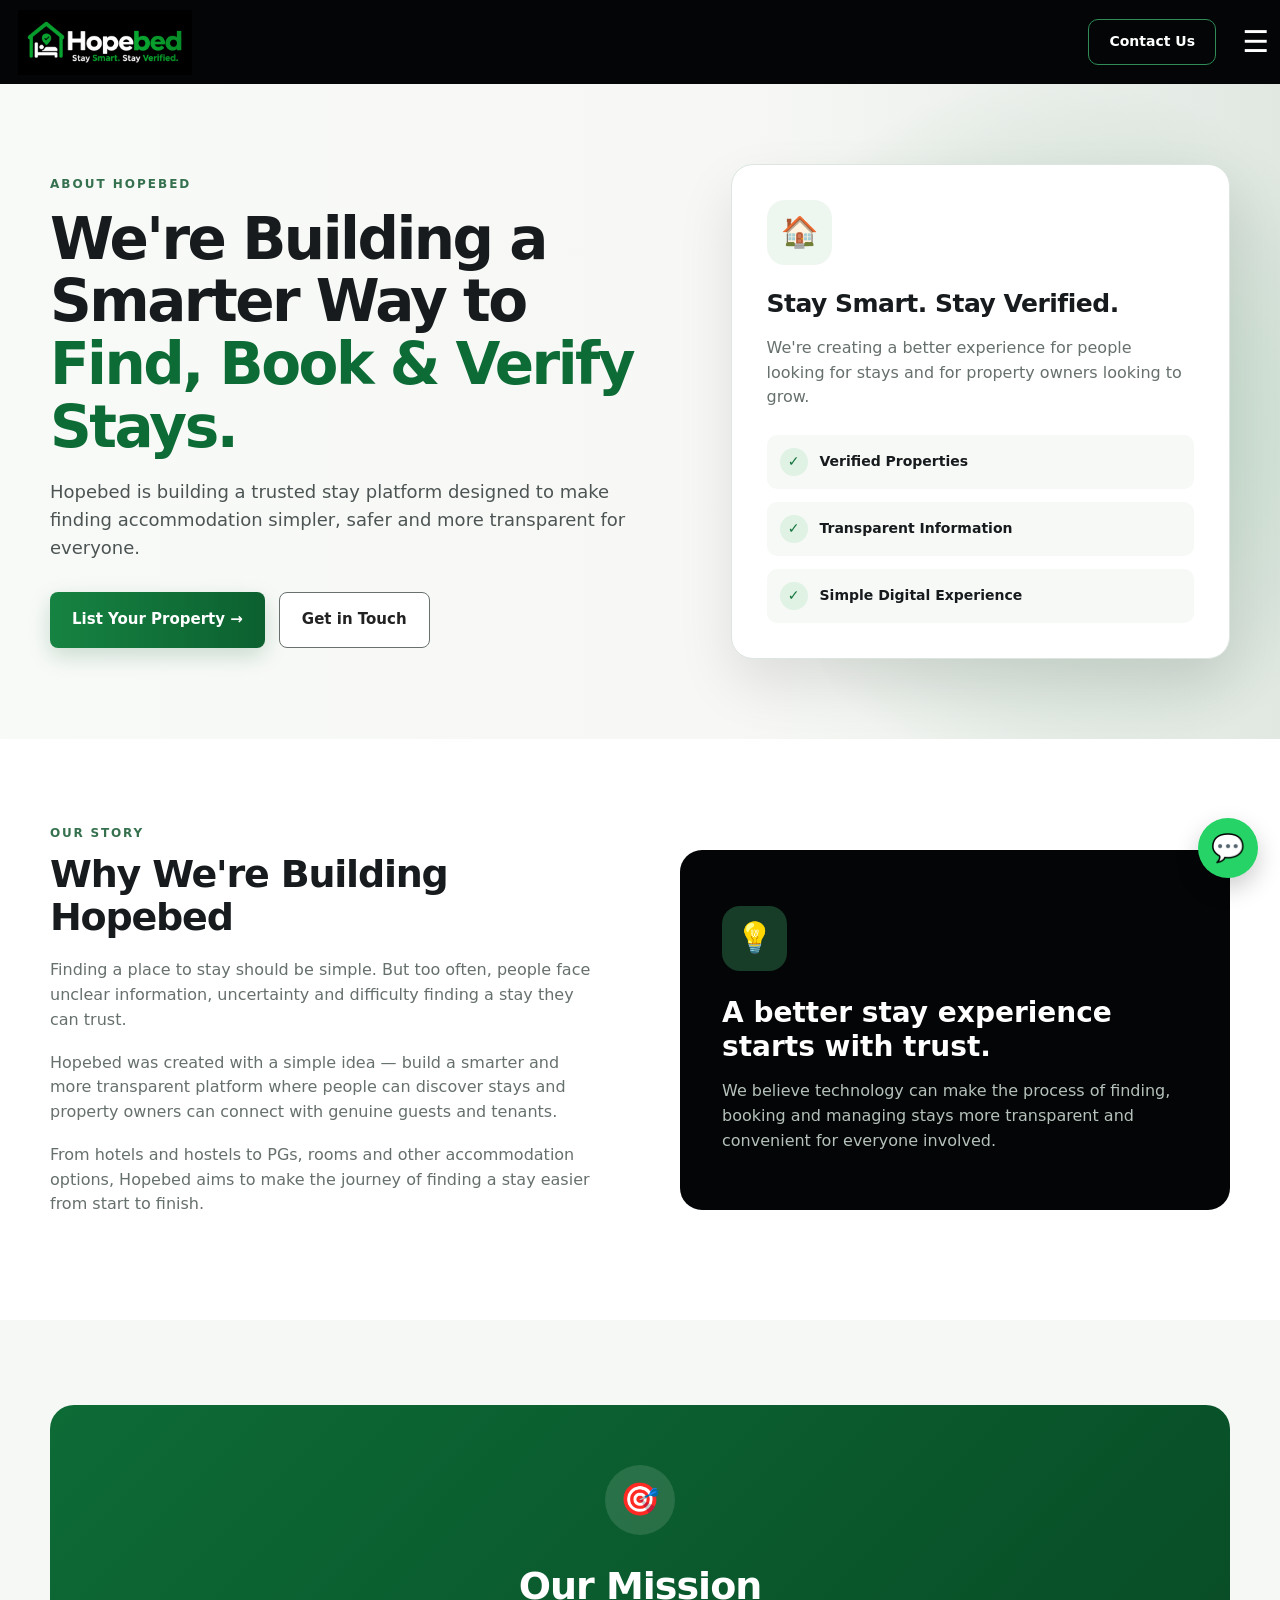
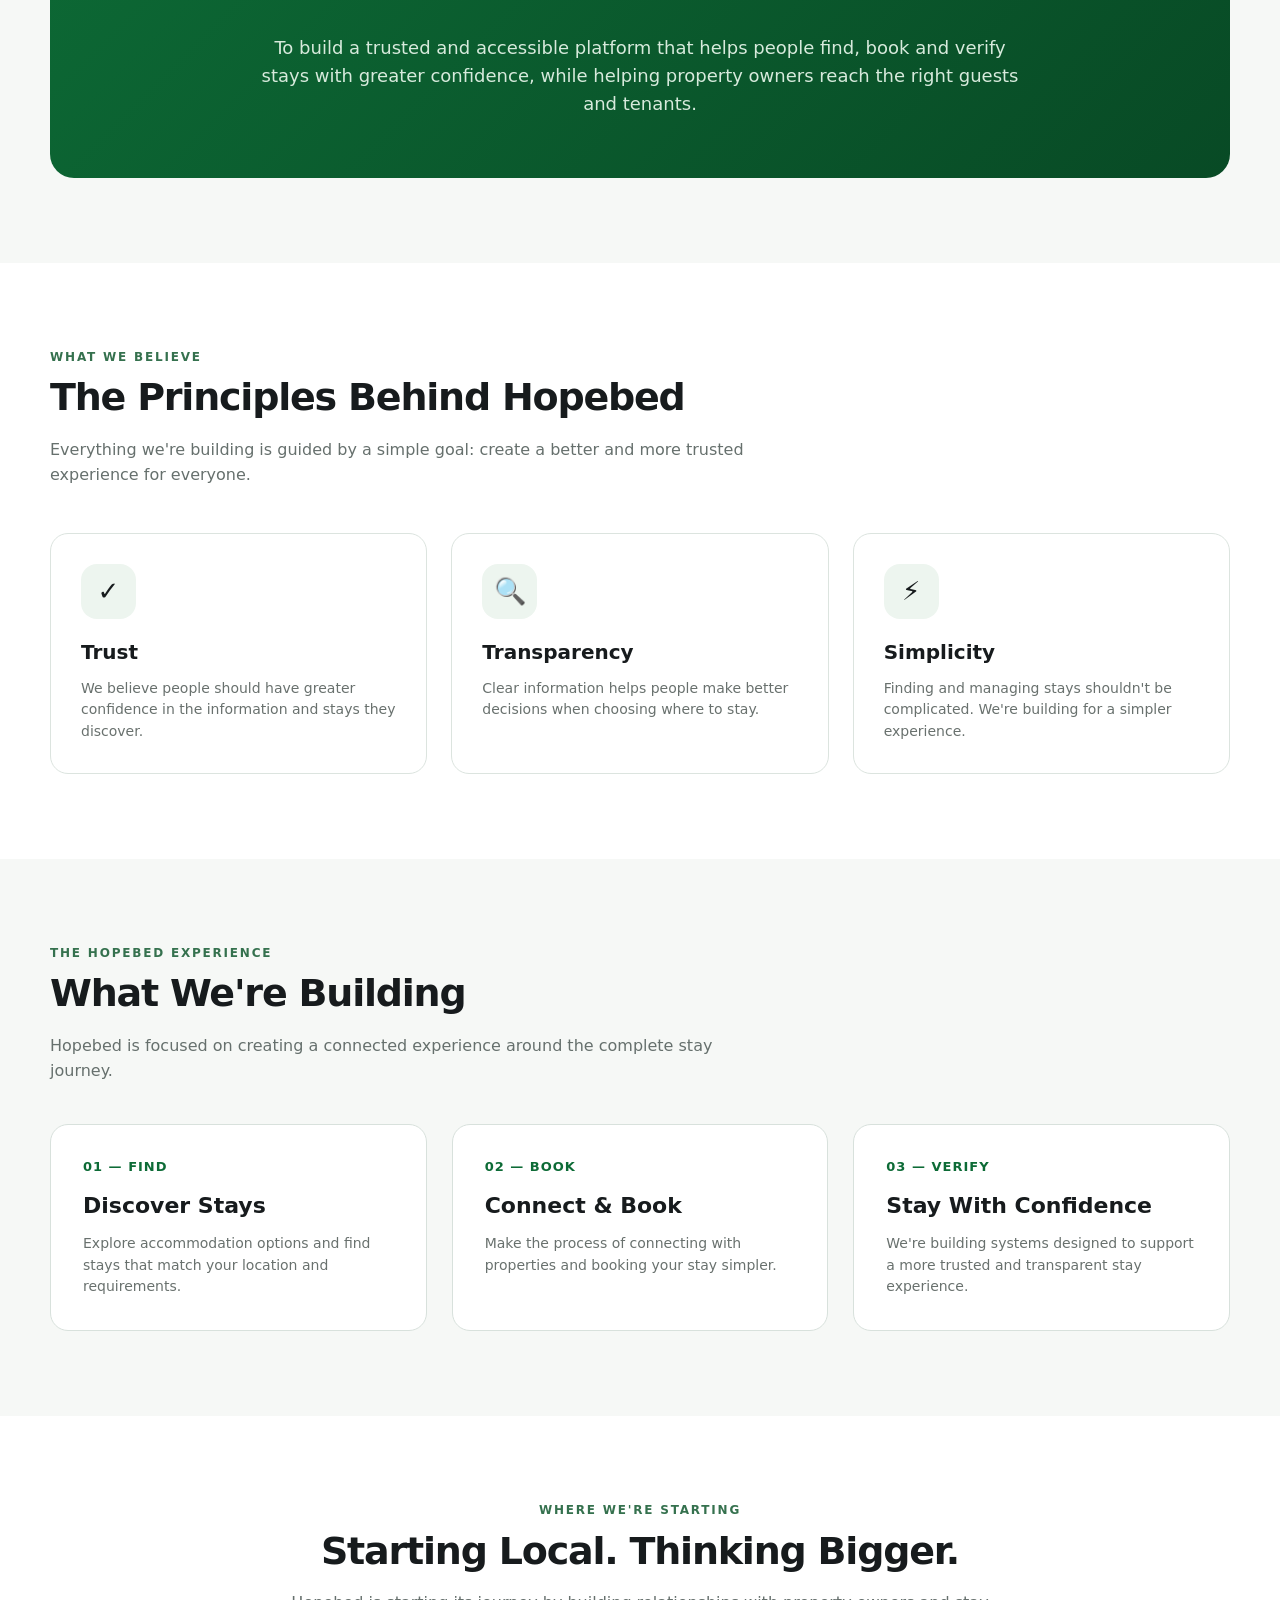
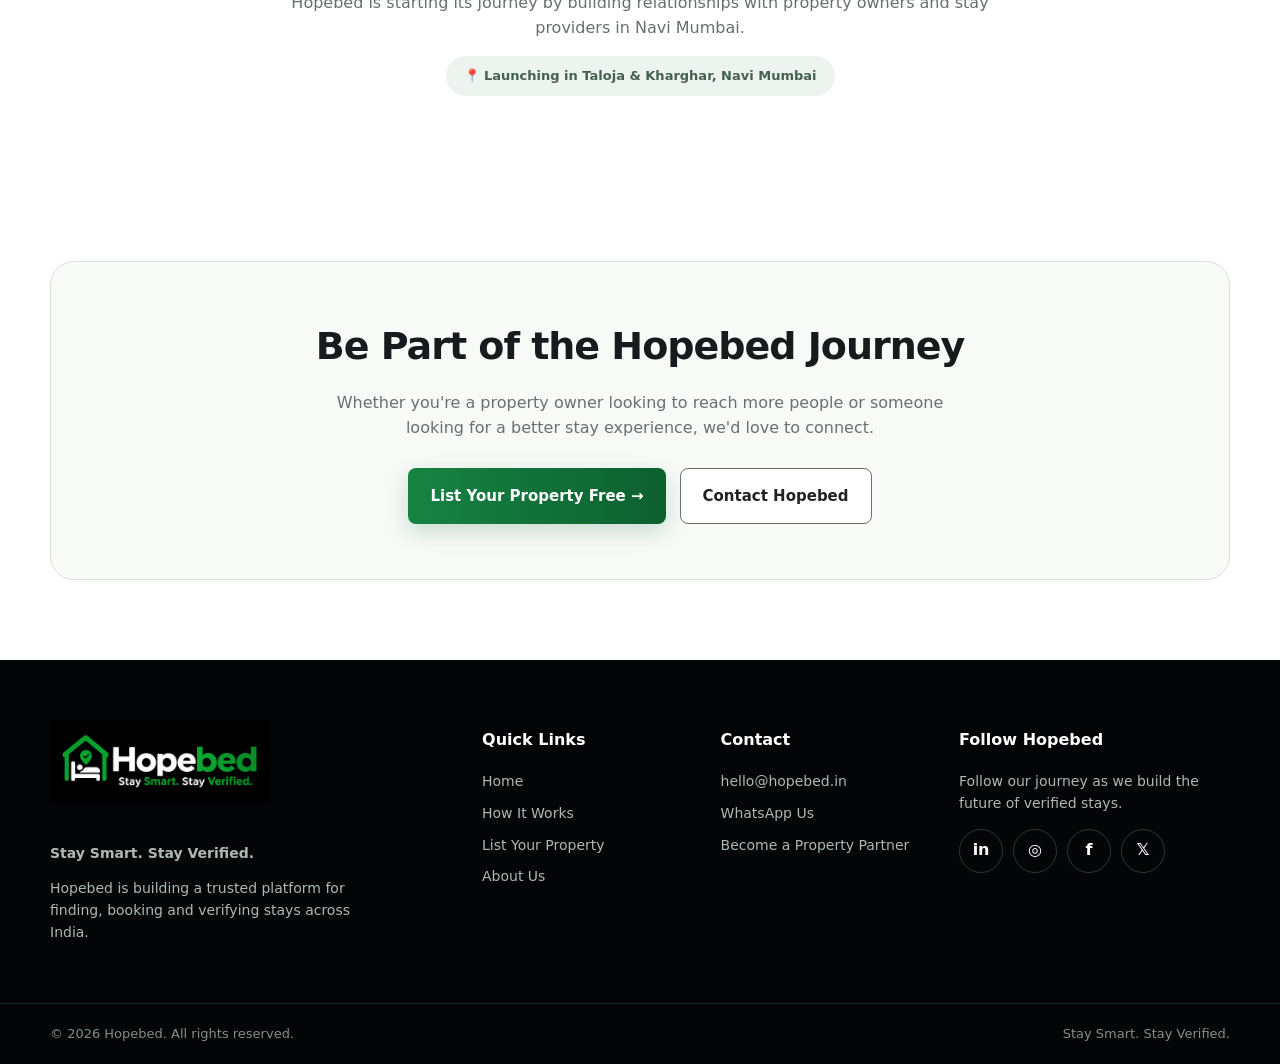
<file: about.html>
<!DOCTYPE html>
<html lang="en">

<head>

<meta charset="UTF-8">
<meta name="viewport" content="width=device-width, initial-scale=1.0">

<title>About Hopebed – Stay Smart. Stay Verified.</title>

<meta
  name="description"
  content="Learn about Hopebed and our mission to build a smarter, safer and more transparent way to find, book and verify stays in India."
>

<style>

/* ========================================
   ROOT & RESET
======================================== */

:root{
  --green:#0d6b36;
  --green-dark:#084a25;
  --green-light:#159447;
  --dark:#030506;
  --text:#171b1d;
  --muted:#66706d;
  --line:#dce3df;
  --soft:#f4f7f4;
  --white:#ffffff;
}

*{
  box-sizing:border-box;
}

html{
  scroll-behavior:smooth;
}

body{
  margin:0;
  font-family:Inter,ui-sans-serif,system-ui,-apple-system,
  BlinkMacSystemFont,"Segoe UI",Arial,sans-serif;
  color:var(--text);
  background:#fff;
  line-height:1.55;
}

body.menu-open{
  overflow:hidden;
}

a{
  text-decoration:none;
  color:inherit;
}

button{
  font:inherit;
}

.container{
  width:min(1180px,calc(100% - 40px));
  margin:auto;
}


/* ========================================
   NAVBAR
======================================== */

.nav{
  height:84px;
  background:var(--dark);
  color:#fff;

  display:flex;
  align-items:center;

  position:sticky;
  top:0;

  z-index:1000;
}

.nav-inner{
  width:100%;

  display:flex;
  align-items:center;
  justify-content:space-between;
}

.brand{
  display:flex;
  align-items:center;

  height:70px;
}

.brand-logo{
  width:210px;
  max-height:65px;
  height:auto;

  object-fit:contain;
  display:block;
}

.nav-actions{
  display:flex;
  align-items:center;
  gap:16px;
}

.contact{
  min-height:46px;

  display:flex;
  align-items:center;

  border:1px solid #2f8b57;
  border-radius:10px;

  padding:0 20px;

  font-size:14px;
  font-weight:700;

  transition:.2s ease;
}

.contact:hover{
  background:var(--green);
}


/* ========================================
   HAMBURGER BUTTON
======================================== */

.menu-btn{
  width:48px;
  height:48px;

  border:0;
  background:transparent;

  color:#fff;

  display:flex;
  align-items:center;
  justify-content:center;

  cursor:pointer;

  font-size:30px;
}


/* ========================================
   MOBILE MENU OVERLAY
======================================== */

.mobile-menu-overlay{
  position:fixed;
  inset:0;

  background:rgba(0,0,0,.45);

  opacity:0;
  visibility:hidden;

  transition:
    opacity .3s ease,
    visibility .3s ease;

  z-index:1998;
}

.mobile-menu-overlay.active{
  opacity:1;
  visibility:visible;
}


/* ========================================
   MOBILE MENU
======================================== */

.mobile-menu{
  position:fixed;

  top:0;
  right:0;

  width:min(420px,100%);
  height:100vh;

  background:#ffffff;

  z-index:2000;

  display:flex;
  flex-direction:column;

  padding:0 24px 24px;

  opacity:0;
  visibility:hidden;

  transform:translateX(45px);

  transition:
    transform .35s cubic-bezier(.22,.61,.36,1),
    opacity .25s ease,
    visibility .35s ease;

  box-shadow:
    -20px 0 50px rgba(0,0,0,.18);
}

.mobile-menu.active{
  opacity:1;
  visibility:visible;
  transform:translateX(0);
}


/* ========================================
   MENU HEADER
======================================== */

.mobile-menu-header{
  min-height:84px;

  display:flex;
  align-items:center;
  justify-content:space-between;

  border-bottom:1px solid #e7ece8;

  flex-shrink:0;
}

.mobile-menu-brand{
  display:flex;
  align-items:center;

  min-height:56px;

  max-width:210px;
}

.mobile-menu-logo{
  width:180px;
  max-height:58px;
  height:auto;

  object-fit:contain;
  display:block;
}


/* ========================================
   CLOSE BUTTON
======================================== */

.mobile-menu-close{
  width:48px;
  height:48px;

  border:none;

  background:#f3f6f4;

  border-radius:50%;

  color:#171b1d;

  font-size:30px;
  line-height:1;

  cursor:pointer;

  display:flex;
  align-items:center;
  justify-content:center;

  transition:.2s ease;

  flex-shrink:0;
}

.mobile-menu-close:hover{
  background:#e7eee9;
  transform:rotate(90deg);
}


/* ========================================
   MENU NAVIGATION
======================================== */

.mobile-menu-nav{
  display:flex;
  flex-direction:column;

  padding:28px 0;

  gap:6px;
}

.mobile-menu-nav .menu-link{
  min-height:52px;

  display:flex;
  align-items:center;

  padding:14px 16px;

  border-radius:10px;

  color:var(--text);

  font-size:17px;
  font-weight:600;

  transition:
    background .2s ease,
    color .2s ease,
    transform .2s ease;
}

.mobile-menu-nav .menu-link:hover{
  background:#f3f7f4;
  color:var(--green);
  transform:translateX(4px);
}

.mobile-menu-nav .active-link{
  background:#edf5ef;
  color:var(--green);
}


/* ========================================
   LIST PROPERTY CTA
======================================== */

.mobile-menu-nav .menu-list-property{
  min-height:58px;

  margin:12px 0;

  padding:16px 18px;

  background:
    linear-gradient(
      90deg,
      #168342,
      #0c602f
    );

  color:#ffffff;

  border-radius:10px;

  font-weight:800;

  display:flex;
  justify-content:space-between;

  box-shadow:
    0 10px 24px
    rgba(13,107,54,.18);
}

.mobile-menu-nav .menu-list-property:hover{
  color:#fff;
  background:var(--green);
  transform:translateY(-1px);
}

.menu-arrow{
  font-size:22px;
}


/* ========================================
   MENU ACTIONS
======================================== */

.mobile-menu-actions{
  margin-top:auto;

  padding-top:20px;

  border-top:1px solid #e7ece8;
}

.menu-whatsapp{
  min-height:54px;

  width:100%;

  display:flex;
  align-items:center;
  justify-content:center;

  border:1px solid #d9e3dc;

  border-radius:10px;

  padding:14px 18px;

  color:var(--text);

  font-size:16px;
  font-weight:700;

  transition:.2s ease;
}

.menu-whatsapp:hover{
  background:#f3f7f4;
  border-color:#b9d2c0;
}


/* ========================================
   ABOUT HERO
======================================== */

.about-hero{
  min-height:500px;

  position:relative;
  overflow:hidden;

  background:
    linear-gradient(
      90deg,
      #f8faf8 0%,
      #f7f8f5 58%,
      #e1e8e2 100%
    );

  display:flex;
  align-items:center;
}

.about-hero:after{
  content:"";

  position:absolute;

  right:-5%;
  top:-10%;

  width:45%;
  height:125%;

  border-radius:50%;

  background:
    radial-gradient(
      circle,
      rgba(21,148,71,.20),
      rgba(13,107,54,.05) 55%,
      transparent 70%
    );
}

.about-hero-inner{
  position:relative;
  z-index:2;

  display:grid;
  grid-template-columns:1.1fr .9fr;

  gap:70px;

  align-items:center;

  padding:80px 0;
}

.eyebrow{
  font-size:12px;
  font-weight:800;

  letter-spacing:2px;

  color:#35714e;
}

h1{
  font-size:58px;

  line-height:1.08;

  letter-spacing:-2.5px;

  margin:14px 0 20px;
}

h1 span{
  color:var(--green);
}

.about-hero-copy{
  font-size:18px;

  color:#4d5554;

  max-width:620px;
}

.hero-buttons{
  display:flex;

  gap:14px;

  margin-top:30px;
}


/* ========================================
   BUTTONS
======================================== */

.btn{
  min-height:56px;

  border-radius:8px;

  padding:0 22px;

  display:inline-flex;
  align-items:center;
  justify-content:center;

  font-weight:800;

  border:0;

  cursor:pointer;

  font-size:15px;

  transition:.2s ease;
}

.btn-primary{
  background:
    linear-gradient(
      90deg,
      #168342,
      #0c602f
    );

  color:#fff;

  box-shadow:
    0 8px 22px
    rgba(17,102,50,.2);
}

.btn-outline{
  background:#fff;

  border:1px solid #68716d;

  color:#222;
}

.btn:hover{
  transform:translateY(-2px);
}


/* ========================================
   HERO CARD
======================================== */

.about-visual{
  position:relative;
  z-index:2;

  background:#ffffff;

  border:1px solid #dce5df;

  border-radius:22px;

  padding:35px;

  box-shadow:
    0 25px 55px
    rgba(0,0,0,.10);
}

.visual-top{
  width:65px;
  height:65px;

  border-radius:18px;

  background:#eef6f0;

  display:grid;
  place-items:center;

  font-size:30px;

  margin-bottom:20px;
}

.about-visual h3{
  margin:0 0 12px;

  font-size:25px;

  letter-spacing:-.5px;
}

.about-visual p{
  margin:0;

  color:#66706d;
}

.visual-points{
  display:flex;
  flex-direction:column;

  gap:13px;

  margin-top:25px;
}

.visual-point{
  display:flex;
  align-items:center;

  gap:12px;

  padding:13px;

  background:#f6f9f6;

  border-radius:10px;

  font-size:14px;
  font-weight:700;
}

.visual-check{
  width:28px;
  height:28px;

  border-radius:50%;

  background:#dff2e4;

  color:#14733b;

  display:grid;
  place-items:center;
}


/* ========================================
   SECTION
======================================== */

.section{
  padding:85px 0;
}

.section-soft{
  background:#f6f8f6;
}

.section-label{
  color:#35714e;

  font-size:12px;
  font-weight:800;

  letter-spacing:1.8px;

  text-transform:uppercase;

  margin-bottom:10px;
}

.section-title{
  font-size:38px;

  line-height:1.15;

  letter-spacing:-1.2px;

  margin:0 0 18px;
}

.section-text{
  color:#66706d;

  font-size:16px;

  max-width:720px;
}


/* ========================================
   OUR STORY
======================================== */

.story-grid{
  display:grid;

  grid-template-columns:1fr 1fr;

  gap:80px;

  align-items:center;
}

.story-content p{
  color:#66706d;

  font-size:16px;

  margin:0 0 18px;
}

.story-card{
  background:var(--dark);

  color:#fff;

  border-radius:22px;

  padding:42px;

  min-height:360px;

  display:flex;
  flex-direction:column;
  justify-content:center;
}

.story-card-icon{
  width:65px;
  height:65px;

  background:#173d29;

  border-radius:18px;

  display:grid;
  place-items:center;

  font-size:30px;

  margin-bottom:25px;
}

.story-card h3{
  font-size:28px;

  line-height:1.2;

  margin:0 0 16px;
}

.story-card p{
  color:#b5c1ba;

  margin:0;
}


/* ========================================
   MISSION
======================================== */

.mission-box{
  background:
    linear-gradient(
      135deg,
      #0d6b36,
      #084a25
    );

  color:#fff;

  border-radius:24px;

  padding:60px;

  text-align:center;
}

.mission-icon{
  width:70px;
  height:70px;

  margin:0 auto 22px;

  border-radius:50%;

  background:rgba(255,255,255,.12);

  display:grid;
  place-items:center;

  font-size:32px;
}

.mission-box h2{
  font-size:38px;

  margin:0 0 18px;

  letter-spacing:-1px;
}

.mission-box p{
  max-width:760px;

  margin:auto;

  color:#d7eadc;

  font-size:18px;
}


/* ========================================
   VALUES
======================================== */

.values-grid{
  display:grid;

  grid-template-columns:repeat(3,1fr);

  gap:24px;

  margin-top:45px;
}

.value-card{
  background:#fff;

  border:1px solid #dce4df;

  border-radius:18px;

  padding:30px;

  transition:.2s ease;
}

.value-card:hover{
  transform:translateY(-5px);

  box-shadow:
    0 18px 35px
    rgba(0,0,0,.08);
}

.value-icon{
  width:55px;
  height:55px;

  border-radius:16px;

  background:#edf5ef;

  display:grid;
  place-items:center;

  font-size:26px;

  margin-bottom:18px;
}

.value-card h3{
  margin:0 0 10px;

  font-size:20px;
}

.value-card p{
  margin:0;

  color:#69716e;

  font-size:14px;
}


/* ========================================
   WHAT WE'RE BUILDING
======================================== */

.build-grid{
  display:grid;

  grid-template-columns:repeat(3,1fr);

  gap:25px;

  margin-top:40px;
}

.build-card{
  border:1px solid #d8e1dc;

  border-radius:18px;

  padding:32px;

  background:#fff;
}

.build-number{
  color:var(--green);

  font-size:13px;

  font-weight:800;

  letter-spacing:1px;
}

.build-card h3{
  margin:12px 0 10px;

  font-size:22px;
}

.build-card p{
  margin:0;

  color:#69716e;

  font-size:14px;
}


/* ========================================
   LOCATION
======================================== */

.location-section{
  text-align:center;
}

.location-pill{
  display:inline-flex;
  align-items:center;

  margin-top:15px;

  background:#edf3ee;

  border-radius:24px;

  padding:10px 18px;

  font-size:13px;
  font-weight:700;

  color:#45604f;
}


/* ========================================
   CTA
======================================== */

.cta-section{
  padding:80px 0;
}

.cta-box{
  border:1px solid #d8e2dc;

  border-radius:24px;

  padding:55px;

  text-align:center;

  background:#f8faf8;
}

.cta-box h2{
  font-size:38px;

  letter-spacing:-1px;

  margin:0 0 15px;
}

.cta-box p{
  color:#69716e;

  max-width:650px;

  margin:0 auto 28px;
}

.cta-buttons{
  display:flex;

  justify-content:center;

  gap:14px;
}


/* ========================================
   WHATSAPP FLOATING BUTTON
======================================== */

.whatsapp{
  position:fixed;

  right:22px;
  bottom:22px;

  width:60px;
  height:60px;

  border-radius:50%;

  background:#25D366;

  color:#fff;

  display:flex;
  align-items:center;
  justify-content:center;

  font-size:27px;

  z-index:900;

  box-shadow:
    0 10px 25px
    rgba(0,0,0,.2);
}


/* ========================================
   FOOTER
======================================== */

.footer{
  background:#030506;

  color:#fff;

  padding:60px 0 0;
}

.footer-grid{
  display:grid;

  grid-template-columns:
    2fr 1fr 1fr 1.4fr;

  gap:45px;

  padding-bottom:45px;
}

.footer-logo{
  width:220px;

  max-width:100%;

  height:auto;

  object-fit:contain;

  margin-bottom:18px;
}

.footer-brand p{
  color:#aeb9b3;

  max-width:330px;

  font-size:14px;
}

.footer h3{
  font-size:16px;

  margin:8px 0 18px;
}

.footer-links{
  display:flex;

  flex-direction:column;

  gap:10px;
}

.footer-links a{
  color:#aeb9b3;

  font-size:14px;

  transition:.2s;
}

.footer-links a:hover{
  color:#fff;
}

.social-links{
  display:flex;

  gap:10px;
}

.social-links a{
  width:44px;
  height:44px;

  border:1px solid #2b3831;

  border-radius:50%;

  display:flex;
  align-items:center;
  justify-content:center;

  color:#fff;

  font-weight:700;

  transition:.2s;
}

.social-links a:hover{
  background:var(--green);

  border-color:var(--green);
}

.footer-bottom{
  border-top:1px solid #1d2923;

  padding:20px 0;

  color:#849088;

  font-size:13px;
}

.footer-bottom-inner{
  display:flex;

  justify-content:space-between;

  gap:20px;
}


/* ========================================
   TABLET
======================================== */

@media(max-width:800px){

  .container{
    width:min(100% - 28px,700px);
  }

  .nav{
    height:78px;
  }

  .brand-logo{
    width:185px;
    max-height:58px;
  }

  .about-hero-inner{
    grid-template-columns:1fr;

    gap:45px;

    padding:60px 0;
  }

  h1{
    font-size:46px;
  }

  .about-visual{
    max-width:550px;
  }

  .story-grid{
    grid-template-columns:1fr;

    gap:40px;
  }

  .values-grid{
    grid-template-columns:repeat(2,1fr);
  }

  .build-grid{
    grid-template-columns:1fr;
  }

  .footer-grid{
    grid-template-columns:repeat(2,1fr);

    gap:35px;
  }

}


/* ========================================
   MOBILE
======================================== */

@media(max-width:500px){

  .container{
    width:calc(100% - 28px);
  }

  .nav{
    height:74px;
  }

  .contact{
    display:none;
  }

  .brand-logo{
    width:170px;

    max-height:52px;
  }

  .mobile-menu{
    width:100%;

    padding-left:20px;
    padding-right:20px;
  }

  .mobile-menu-logo{
    width:165px;
  }

  .about-hero{
    min-height:auto;
  }

  h1{
    font-size:38px;
  }

  .about-hero-copy{
    font-size:16px;
  }

  .hero-buttons{
    flex-direction:column;
  }

  .hero-buttons .btn{
    width:100%;
  }

  .section{
    padding:65px 0;
  }

  .section-title{
    font-size:31px;
  }

  .about-visual{
    padding:25px;
  }

  .story-card{
    padding:30px;
    min-height:auto;
  }

  .mission-box{
    padding:40px 22px;
  }

  .mission-box h2{
    font-size:30px;
  }

  .mission-box p{
    font-size:16px;
  }

  .values-grid{
    grid-template-columns:1fr;
  }

  .cta-box{
    padding:38px 22px;
  }

  .cta-box h2{
    font-size:30px;
  }

  .cta-buttons{
    flex-direction:column;
  }

  .cta-buttons .btn{
    width:100%;
  }

  .footer-grid{
    grid-template-columns:1fr;

    gap:28px;
  }

  .footer-bottom-inner{
    flex-direction:column;
  }

}

</style>

</head>


<body>


<!-- ========================================
     NAVBAR
======================================== -->

<nav class="nav">

  <div class="container nav-inner">

    <a href="index.html" class="brand">

      <img
        src="./assets/Hopebed_logo.PNG"
        alt="Hopebed - Stay Smart. Stay Verified."
        class="brand-logo"
      >

    </a>


    <div class="nav-actions">

      <a href="contact.html" class="contact">
        Contact Us
      </a>


      <button
        class="menu-btn"
        id="menuBtn"
        type="button"
        aria-label="Open menu"
        aria-expanded="false"
      >
        ☰
      </button>

    </div>

  </div>

</nav>


<!-- ========================================
     MOBILE MENU OVERLAY
======================================== -->

<div
  class="mobile-menu-overlay"
  id="menuOverlay"
></div>


<!-- ========================================
     MOBILE MENU
======================================== -->

<div
  class="mobile-menu"
  id="mobileMenu"
>


  <div class="mobile-menu-header">

    <a
      href="index.html"
      class="mobile-menu-brand"
    >

      <img
        src="./assets/Hopebed_logo.PNG"
        alt="Hopebed"
        class="mobile-menu-logo"
      >

    </a>


    <button
      type="button"
      class="mobile-menu-close"
      id="menuClose"
      aria-label="Close menu"
    >
      ×
    </button>

  </div>



  <nav
    class="mobile-menu-nav"
    aria-label="Mobile navigation"
  >

    <a href="index.html" class="menu-link">
      Home
    </a>


    <a href="index.html#how" class="menu-link">
      Find a Stay
    </a>


    <a
      href="index.html#list"
      class="menu-link menu-list-property"
    >

      <span>
        List Your Property
      </span>

      <span class="menu-arrow">
        →
      </span>

    </a>


    <a href="index.html#how" class="menu-link">
      How It Works
    </a>


    <a
      href="about.html"
      class="menu-link active-link"
    >
      About Hopebed
    </a>


    <a href="contact.html" class="menu-link">
      Contact
    </a>

  </nav>



  <div class="mobile-menu-actions">

    <a
      href="https://wa.me/918291025730?text=Hi%20Hopebed%2C%20I%27d%20like%20to%20know%20more."
      target="_blank"
      rel="noopener"
      class="menu-whatsapp"
    >

      Chat on WhatsApp

    </a>

  </div>

</div>


<!-- ========================================
     MAIN
======================================== -->

<main>


<!-- ========================================
     ABOUT HERO
======================================== -->

<section class="about-hero">

  <div class="container about-hero-inner">


    <div>

      <div class="eyebrow">
        ABOUT HOPEBED
      </div>


      <h1>

        We're Building a Smarter Way to

        <span>
          Find, Book & Verify Stays.
        </span>

      </h1>


      <p class="about-hero-copy">

        Hopebed is building a trusted stay platform designed to
        make finding accommodation simpler, safer and more
        transparent for everyone.

      </p>


      <div class="hero-buttons">

        <a
          href="index.html#list"
          class="btn btn-primary"
        >
          List Your Property →
        </a>


        <a
          href="contact.html"
          class="btn btn-outline"
        >
          Get in Touch
        </a>

      </div>

    </div>



    <div class="about-visual">

      <div class="visual-top">
        🏠
      </div>


      <h3>
        Stay Smart. Stay Verified.
      </h3>


      <p>

        We're creating a better experience for people looking
        for stays and for property owners looking to grow.

      </p>


      <div class="visual-points">


        <div class="visual-point">

          <div class="visual-check">
            ✓
          </div>

          Verified Properties

        </div>


        <div class="visual-point">

          <div class="visual-check">
            ✓
          </div>

          Transparent Information

        </div>


        <div class="visual-point">

          <div class="visual-check">
            ✓
          </div>

          Simple Digital Experience

        </div>


      </div>

    </div>


  </div>

</section>



<!-- ========================================
     OUR STORY
======================================== -->

<section class="section">

  <div class="container story-grid">


    <div class="story-content">

      <div class="section-label">
        OUR STORY
      </div>


      <h2 class="section-title">
        Why We're Building Hopebed
      </h2>


      <p>

        Finding a place to stay should be simple. But too often,
        people face unclear information, uncertainty and difficulty
        finding a stay they can trust.

      </p>


      <p>

        Hopebed was created with a simple idea — build a smarter
        and more transparent platform where people can discover
        stays and property owners can connect with genuine guests
        and tenants.

      </p>


      <p>

        From hotels and hostels to PGs, rooms and other
        accommodation options, Hopebed aims to make the journey
        of finding a stay easier from start to finish.

      </p>

    </div>



    <div class="story-card">

      <div class="story-card-icon">
        💡
      </div>


      <h3>
        A better stay experience starts with trust.
      </h3>


      <p>

        We believe technology can make the process of finding,
        booking and managing stays more transparent and convenient
        for everyone involved.

      </p>

    </div>


  </div>

</section>



<!-- ========================================
     MISSION
======================================== -->

<section class="section section-soft">

  <div class="container">

    <div class="mission-box">

      <div class="mission-icon">
        🎯
      </div>


      <h2>
        Our Mission
      </h2>


      <p>

        To build a trusted and accessible platform that helps
        people find, book and verify stays with greater confidence,
        while helping property owners reach the right guests and
        tenants.

      </p>

    </div>

  </div>

</section>



<!-- ========================================
     VALUES
======================================== -->

<section class="section">

  <div class="container">

    <div class="section-label">
      WHAT WE BELIEVE
    </div>


    <h2 class="section-title">
      The Principles Behind Hopebed
    </h2>


    <p class="section-text">

      Everything we're building is guided by a simple goal:
      create a better and more trusted experience for everyone.

    </p>


    <div class="values-grid">


      <article class="value-card">

        <div class="value-icon">
          ✓
        </div>


        <h3>
          Trust
        </h3>


        <p>

          We believe people should have greater confidence in
          the information and stays they discover.

        </p>

      </article>



      <article class="value-card">

        <div class="value-icon">
          🔍
        </div>


        <h3>
          Transparency
        </h3>


        <p>

          Clear information helps people make better decisions
          when choosing where to stay.

        </p>

      </article>



      <article class="value-card">

        <div class="value-icon">
          ⚡
        </div>


        <h3>
          Simplicity
        </h3>


        <p>

          Finding and managing stays shouldn't be complicated.
          We're building for a simpler experience.

        </p>

      </article>


    </div>

  </div>

</section>



<!-- ========================================
     WHAT WE ARE BUILDING
======================================== -->

<section class="section section-soft">

  <div class="container">

    <div class="section-label">
      THE HOPEBED EXPERIENCE
    </div>


    <h2 class="section-title">
      What We're Building
    </h2>


    <p class="section-text">

      Hopebed is focused on creating a connected experience
      around the complete stay journey.

    </p>


    <div class="build-grid">


      <article class="build-card">

        <div class="build-number">
          01 — FIND
        </div>


        <h3>
          Discover Stays
        </h3>


        <p>

          Explore accommodation options and find stays that
          match your location and requirements.

        </p>

      </article>



      <article class="build-card">

        <div class="build-number">
          02 — BOOK
        </div>


        <h3>
          Connect & Book
        </h3>


        <p>

          Make the process of connecting with properties and
          booking your stay simpler.

        </p>

      </article>



      <article class="build-card">

        <div class="build-number">
          03 — VERIFY
        </div>


        <h3>
          Stay With Confidence
        </h3>


        <p>

          We're building systems designed to support a more
          trusted and transparent stay experience.

        </p>

      </article>


    </div>

  </div>

</section>



<!-- ========================================
     LAUNCHING
======================================== -->

<section class="section location-section">

  <div class="container">

    <div class="section-label">
      WHERE WE'RE STARTING
    </div>


    <h2 class="section-title">
      Starting Local. Thinking Bigger.
    </h2>


    <p class="section-text" style="margin:auto;">

      Hopebed is starting its journey by building relationships
      with property owners and stay providers in Navi Mumbai.

    </p>


    <div class="location-pill">

      📍 Launching in Taloja & Kharghar, Navi Mumbai

    </div>

  </div>

</section>



<!-- ========================================
     CTA
======================================== -->

<section class="cta-section">

  <div class="container">

    <div class="cta-box">

      <h2>
        Be Part of the Hopebed Journey
      </h2>


      <p>

        Whether you're a property owner looking to reach more
        people or someone looking for a better stay experience,
        we'd love to connect.

      </p>


      <div class="cta-buttons">

        <a
          href="index.html#list"
          class="btn btn-primary"
        >
          List Your Property Free →
        </a>


        <a
          href="contact.html"
          class="btn btn-outline"
        >
          Contact Hopebed
        </a>

      </div>

    </div>

  </div>

</section>


</main>



<!-- ========================================
     FLOATING WHATSAPP
======================================== -->

<a
  href="https://wa.me/918291025730?text=Hi%20Hopebed%2C%20I%27d%20like%20to%20know%20more."
  class="whatsapp"
  target="_blank"
  rel="noopener"
  aria-label="Chat on WhatsApp"
>
  💬
</a>



<!-- ========================================
     FOOTER
======================================== -->

<footer class="footer">


  <div class="container footer-grid">


    <!-- BRAND -->

    <div class="footer-brand">

      <img
        src="./assets/Hopebed_logo.PNG"
        alt="Hopebed"
        class="footer-logo"
      >


      <p>

        <strong>
          Stay Smart. Stay Verified.
        </strong>

      </p>


      <p>

        Hopebed is building a trusted platform for finding,
        booking and verifying stays across India.

      </p>

    </div>



    <!-- QUICK LINKS -->

    <div>

      <h3>
        Quick Links
      </h3>


      <div class="footer-links">

        <a href="index.html">
          Home
        </a>


        <a href="index.html#how">
          How It Works
        </a>


        <a href="index.html#list">
          List Your Property
        </a>


        <a href="about.html">
          About Us
        </a>

      </div>

    </div>



    <!-- CONTACT -->

    <div>

      <h3>
        Contact
      </h3>


      <div class="footer-links">

        <a href="mailto:hello@hopebed.in">
          hello@hopebed.in
        </a>


        <a
          href="https://wa.me/918291025730"
          target="_blank"
          rel="noopener"
        >
          WhatsApp Us
        </a>


        <a href="index.html#list">
          Become a Property Partner
        </a>

      </div>

    </div>



    <!-- SOCIAL -->

    <div>

      <h3>
        Follow Hopebed
      </h3>


      <p style="color:#aeb9b3;font-size:14px;">

        Follow our journey as we build the future
        of verified stays.

      </p>


      <div class="social-links">

        <a href="#" aria-label="LinkedIn">
          in
        </a>


        <a href="#" aria-label="Instagram">
          ◎
        </a>


        <a href="#" aria-label="Facebook">
          f
        </a>


        <a href="#" aria-label="X">
          𝕏
        </a>

      </div>

    </div>


  </div>



  <!-- FOOTER BOTTOM -->

  <div class="footer-bottom">

    <div class="container footer-bottom-inner">

      <div>
        © 2026 Hopebed. All rights reserved.
      </div>


      <div>
        Stay Smart. Stay Verified.
      </div>

    </div>

  </div>


</footer>



<!-- ========================================
     JAVASCRIPT
======================================== -->

<script>

document.addEventListener("DOMContentLoaded", function(){

  const menuBtn =
    document.getElementById("menuBtn");

  const mobileMenu =
    document.getElementById("mobileMenu");

  const menuClose =
    document.getElementById("menuClose");

  const menuOverlay =
    document.getElementById("menuOverlay");

  const menuLinks =
    document.querySelectorAll(
      ".mobile-menu .menu-link"
    );


  function openMenu(){

    mobileMenu.classList.add("active");

    menuOverlay.classList.add("active");

    document.body.classList.add("menu-open");

    menuBtn.setAttribute(
      "aria-expanded",
      "true"
    );

  }


  function closeMenu(){

    mobileMenu.classList.remove("active");

    menuOverlay.classList.remove("active");

    document.body.classList.remove("menu-open");

    menuBtn.setAttribute(
      "aria-expanded",
      "false"
    );

  }


  menuBtn.addEventListener(
    "click",
    openMenu
  );


  menuClose.addEventListener(
    "click",
    closeMenu
  );


  menuOverlay.addEventListener(
    "click",
    closeMenu
  );


  menuLinks.forEach(function(link){

    link.addEventListener(
      "click",
      closeMenu
    );

  });


  document.addEventListener(
    "keydown",
    function(event){

      if(event.key === "Escape"){

        closeMenu();

      }

    }
  );

});

</script>


</body>
</html>
</file>
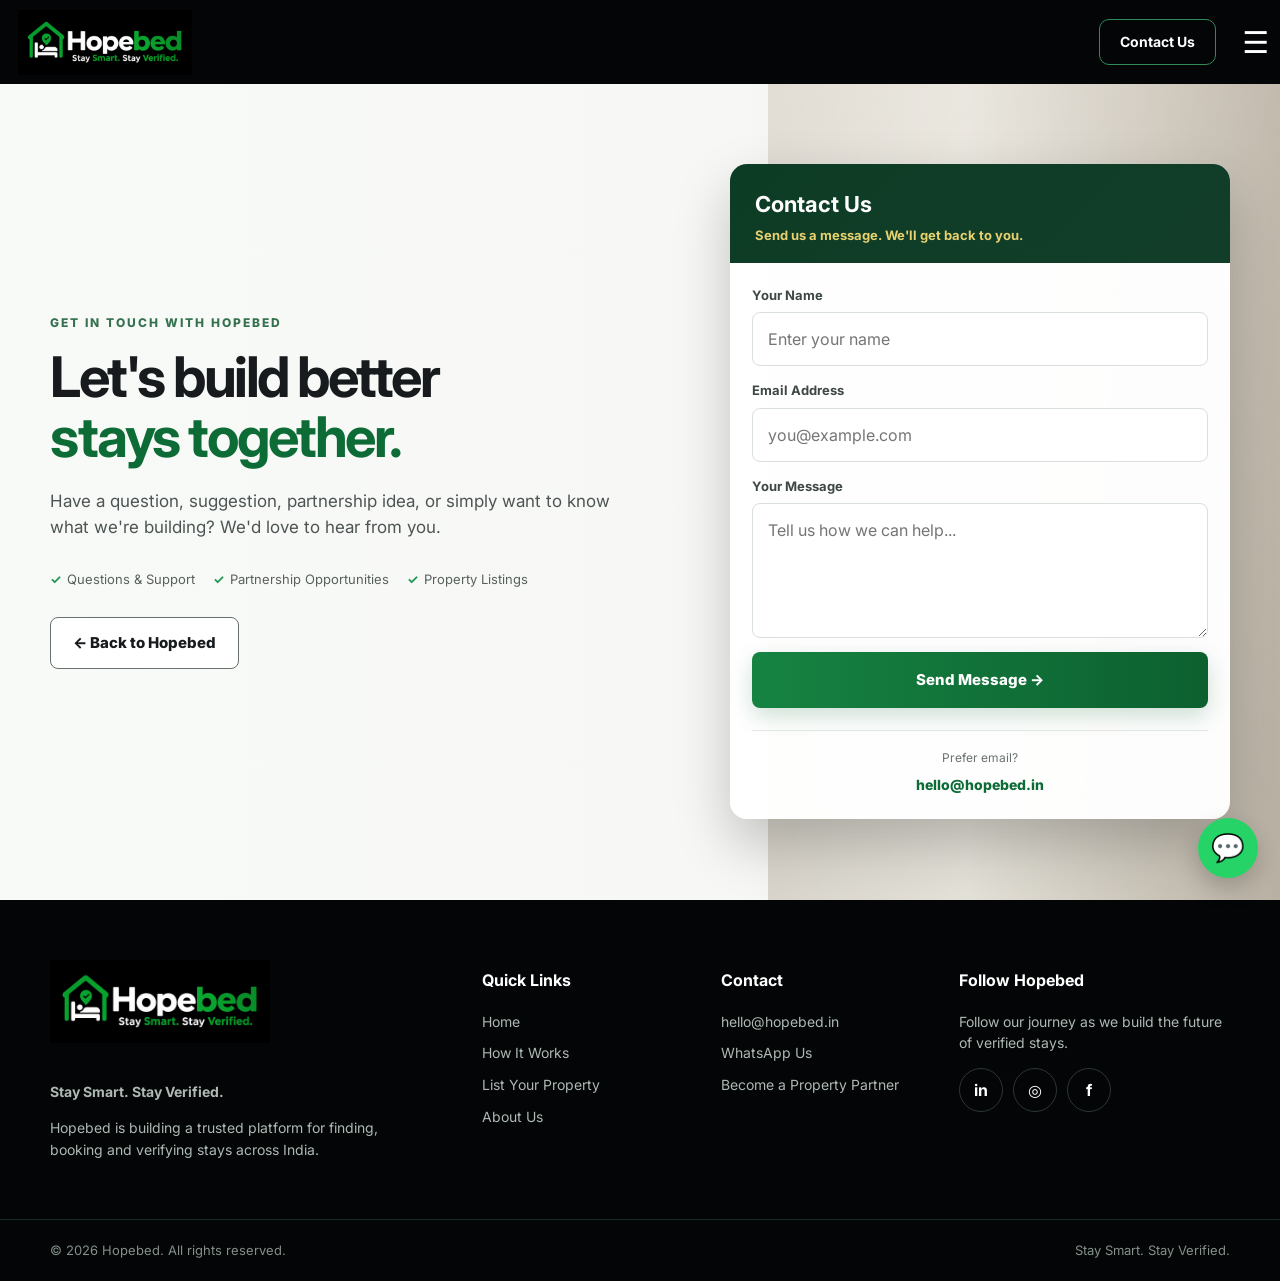
<file: contact.html>
<!DOCTYPE html>
<html lang="en">

<head>

<meta charset="UTF-8">

<meta
  name="viewport"
  content="width=device-width, initial-scale=1.0"
>

<meta
  name="description"
  content="Contact Hopebed — Stay Smart. Stay Verified."
>

<title>Contact Us — Hopebed</title>

<link
  rel="icon"
  type="image/png"
  href="./assets/favicon.PNG"
>

<link
  rel="preconnect"
  href="https://fonts.googleapis.com"
>

<link
  rel="preconnect"
  href="https://fonts.gstatic.com"
  crossorigin
>

<link
  href="https://fonts.googleapis.com/css2?family=Inter:wght@400;500;600;700;800&display=swap"
  rel="stylesheet"
>

<link
  rel="canonical"
  href="https://hopebed.in/contact.html"
>


<style>

/* ========================================
   ROOT & RESET
======================================== */

:root{
  --green:#0d6b36;
  --green-dark:#084a25;
  --green-light:#159447;
  --dark:#030506;
  --text:#171b1d;
  --muted:#66706d;
  --line:#dce3df;
  --soft:#f4f7f4;
  --white:#ffffff;
}

*{
  box-sizing:border-box;
}

html{
  scroll-behavior:smooth;
}

body{
  margin:0;
  font-family:Inter,ui-sans-serif,system-ui,-apple-system,
  BlinkMacSystemFont,"Segoe UI",Arial,sans-serif;

  color:var(--text);
  background:#fff;
  line-height:1.55;
}

body.menu-open{
  overflow:hidden;
}

a{
  text-decoration:none;
  color:inherit;
}

button,
input,
textarea{
  font:inherit;
}

.container{
  width:min(1180px,calc(100% - 40px));
  margin:auto;
}


/* ========================================
   NAVBAR
======================================== */

.nav{
  height:84px;
  background:var(--dark);
  color:#fff;

  display:flex;
  align-items:center;

  position:sticky;
  top:0;

  z-index:1000;
}

.nav-inner{
  width:100%;

  display:flex;
  align-items:center;
  justify-content:space-between;
}

.brand{
  display:flex;
  align-items:center;
  height:70px;
}

.brand-logo{
  width:210px;
  max-height:65px;
  height:auto;

  object-fit:contain;
  display:block;
}

.nav-actions{
  display:flex;
  align-items:center;
  gap:16px;
}

.contact{
  min-height:46px;

  display:flex;
  align-items:center;

  border:1px solid #2f8b57;
  border-radius:10px;

  padding:0 20px;

  font-size:14px;
  font-weight:700;

  transition:.2s ease;
}

.contact:hover{
  background:var(--green);
}


/* ========================================
   HAMBURGER
======================================== */

.menu-btn{
  width:48px;
  height:48px;

  border:0;
  background:transparent;

  color:#fff;

  display:flex;
  align-items:center;
  justify-content:center;

  cursor:pointer;

  font-size:30px;
}


/* ========================================
   MOBILE MENU OVERLAY
======================================== */

.mobile-menu-overlay{
  position:fixed;
  inset:0;

  background:rgba(0,0,0,.45);

  opacity:0;
  visibility:hidden;

  transition:
    opacity .3s ease,
    visibility .3s ease;

  z-index:1998;
}

.mobile-menu-overlay.active{
  opacity:1;
  visibility:visible;
}


/* ========================================
   MOBILE MENU
======================================== */

.mobile-menu{
  position:fixed;

  top:0;
  right:0;

  width:min(420px,100%);
  height:100vh;

  background:#ffffff;

  z-index:2000;

  display:flex;
  flex-direction:column;

  padding:0 24px 24px;

  opacity:0;
  visibility:hidden;

  transform:translateX(45px);

  transition:
    transform .35s cubic-bezier(.22,.61,.36,1),
    opacity .25s ease,
    visibility .35s ease;

  box-shadow:
    -20px 0 50px rgba(0,0,0,.18);
}

.mobile-menu.active{
  opacity:1;
  visibility:visible;
  transform:translateX(0);
}


/* ========================================
   MENU HEADER
======================================== */

.mobile-menu-header{
  min-height:84px;

  display:flex;
  align-items:center;
  justify-content:space-between;

  border-bottom:1px solid #e7ece8;
}

.mobile-menu-brand{
  display:flex;
  align-items:center;
}

.mobile-menu-logo{
  width:180px;
  max-height:58px;

  object-fit:contain;
}


/* ========================================
   CLOSE BUTTON
======================================== */

.mobile-menu-close{
  width:48px;
  height:48px;

  border:none;

  background:#f3f6f4;

  border-radius:50%;

  color:#171b1d;

  font-size:30px;

  cursor:pointer;

  display:flex;
  align-items:center;
  justify-content:center;
}


/* ========================================
   MENU LINKS
======================================== */

.mobile-menu-nav{
  display:flex;
  flex-direction:column;

  padding:28px 0;

  gap:6px;
}

.menu-link{
  min-height:52px;

  display:flex;
  align-items:center;

  padding:14px 16px;

  border-radius:10px;

  color:var(--text);

  font-size:17px;
  font-weight:600;
}

.menu-link:hover{
  background:#f3f7f4;
  color:var(--green);
}

.menu-list-property{
  min-height:58px;

  margin:12px 0;

  padding:16px 18px;

  background:
    linear-gradient(
      90deg,
      #168342,
      #0c602f
    );

  color:#fff;

  border-radius:10px;

  font-weight:800;

  display:flex;
  justify-content:space-between;
}

.menu-arrow{
  font-size:22px;
}


/* ========================================
   MENU BOTTOM
======================================== */

.mobile-menu-actions{
  margin-top:auto;

  padding-top:20px;

  border-top:1px solid #e7ece8;
}

.menu-whatsapp{
  min-height:54px;

  width:100%;

  display:flex;
  align-items:center;
  justify-content:center;

  border:1px solid #d9e3dc;

  border-radius:10px;

  font-weight:700;
}


/* ========================================
   CONTACT HERO
======================================== */

.contact-page{
  min-height:calc(100vh - 84px);

  background:
    linear-gradient(
      90deg,
      #f8faf8 0%,
      #f7f8f5 58%,
      #ddd9cf 100%
    );

  position:relative;
  overflow:hidden;

  padding:80px 0;
}

.contact-page:after{
  content:"";

  position:absolute;

  right:-4%;
  top:0;

  width:44%;
  height:100%;

  background:
    linear-gradient(
      135deg,
      rgba(255,255,255,.25),
      rgba(20,55,32,.1)
    ),
    linear-gradient(
      90deg,
      #b8aa98,
      #e8e0d4 35%,
      #8c7764
    );

  opacity:.45;
}

.contact-wrapper{
  position:relative;
  z-index:2;

  display:grid;

  grid-template-columns:1fr .95fr;

  gap:70px;

  align-items:center;
}


/* ========================================
   CONTACT INTRO
======================================== */

.contact-intro{
  max-width:620px;
}

.contact-eyebrow{
  font-size:12px;
  font-weight:800;

  letter-spacing:2px;

  color:#35714e;

  margin:0 0 14px;
}

.contact-intro h1{
  font-size:56px;

  line-height:1.08;

  letter-spacing:-2.5px;

  margin:0 0 20px;
}

.contact-intro h1 span{
  color:var(--green);
}

.contact-intro p{
  font-size:17px;

  color:#4d5554;

  max-width:560px;

  margin:0;
}

.contact-notes{
  display:flex;

  flex-wrap:wrap;

  gap:18px;

  margin-top:28px;

  font-size:13px;

  color:#59615e;
}

.contact-notes span:before{
  content:"✓";

  color:#269657;

  font-weight:bold;

  margin-right:6px;
}

.back-home{
  display:inline-flex;

  margin-top:28px;

  min-height:52px;

  align-items:center;
  justify-content:center;

  padding:0 22px;

  border-radius:8px;

  border:1px solid #68716d;

  background:#fff;

  font-weight:800;

  font-size:15px;

  transition:.2s ease;
}

.back-home:hover{
  transform:translateY(-2px);
}


/* ========================================
   CONTACT CARD
======================================== */

.contact-card{
  background:rgba(255,255,255,.97);

  border-radius:17px;

  overflow:hidden;

  box-shadow:
    0 25px 55px
    rgba(0,0,0,.22);

  max-width:500px;

  justify-self:end;

  width:100%;
}

.contact-card-head{
  padding:23px 25px 18px;

  background:
    linear-gradient(
      135deg,
      #0d3c25,
      #123e29
    );

  color:#fff;
}

.contact-card-head h2{
  font-size:22px;
  margin:0 0 4px;
}

.contact-card-head p{
  margin:0;

  color:#e8d16e;

  font-size:13px;

  font-weight:700;
}


/* ========================================
   FORM
======================================== */

.contact-form{
  padding:22px;

  display:flex;
  flex-direction:column;

  gap:14px;
}

.form-group{
  display:flex;
  flex-direction:column;

  gap:7px;
}

.form-group label{
  font-size:13px;

  font-weight:700;

  color:#3d4743;
}

.form-group input,
.form-group textarea{
  width:100%;

  border:1px solid #d9dfdc;

  border-radius:8px;

  padding:14px 15px;

  background:#fff;

  color:var(--text);

  outline:none;

  transition:.2s ease;
}

.form-group input{
  height:54px;
}

.form-group textarea{
  min-height:135px;

  resize:vertical;
}

.form-group input:focus,
.form-group textarea:focus{
  border-color:var(--green);

  box-shadow:
    0 0 0 3px
    rgba(13,107,54,.10);
}


/* ========================================
   BUTTON
======================================== */

.submit-button{
  width:100%;

  min-height:56px;

  border-radius:8px;

  border:0;

  background:
    linear-gradient(
      90deg,
      #168342,
      #0c602f
    );

  color:#fff;

  font-size:15px;

  font-weight:800;

  cursor:pointer;

  transition:.2s ease;

  box-shadow:
    0 8px 22px
    rgba(17,102,50,.2);
}

.submit-button:hover{
  transform:translateY(-2px);
}

.submit-button:disabled{
  opacity:.65;

  cursor:not-allowed;
}


/* ========================================
   FORM STATUS
======================================== */

.form-status{
  display:none;

  padding:11px 13px;

  border-radius:8px;

  font-size:13px;
}

.form-status.success{
  display:block;

  background:#eaf6ee;

  border:1px solid #b7ddc3;

  color:#1b6b3a;
}

.form-status.error{
  display:block;

  background:#fff1f1;

  border:1px solid #f0c4c4;

  color:#b42318;
}


/* ========================================
   DIRECT CONTACT
======================================== */

.direct-contact{
  margin:0 22px 22px;

  padding-top:18px;

  border-top:1px solid #e4e9e6;

  text-align:center;
}

.direct-contact p{
  margin:0 0 5px;

  font-size:12px;

  color:#69716e;
}

.direct-contact a{
  color:var(--green);

  font-size:14px;

  font-weight:800;
}


/* ========================================
   WHATSAPP
======================================== */

.whatsapp{
  position:fixed;

  right:22px;
  bottom:22px;

  width:60px;
  height:60px;

  border-radius:50%;

  background:#25D366;

  color:#fff;

  display:flex;
  align-items:center;
  justify-content:center;

  font-size:27px;

  z-index:900;

  box-shadow:
    0 10px 25px
    rgba(0,0,0,.2);
}


/* ========================================
   FOOTER
======================================== */

.footer{
  background:#030506;

  color:#fff;

  padding:60px 0 0;
}

.footer-grid{
  display:grid;

  grid-template-columns:
    2fr 1fr 1fr 1.4fr;

  gap:45px;

  padding-bottom:45px;
}

.footer-logo{
  width:220px;

  max-width:100%;

  height:auto;

  object-fit:contain;

  margin-bottom:18px;
}

.footer-brand p{
  color:#aeb9b3;

  max-width:330px;

  font-size:14px;
}

.footer h3{
  font-size:16px;

  margin:8px 0 18px;
}

.footer-links{
  display:flex;

  flex-direction:column;

  gap:10px;
}

.footer-links a{
  color:#aeb9b3;

  font-size:14px;

  transition:.2s;
}

.footer-links a:hover{
  color:#fff;
}

.social-links{
  display:flex;

  gap:10px;
}

.social-links a{
  width:44px;
  height:44px;

  border:1px solid #2b3831;

  border-radius:50%;

  display:flex;
  align-items:center;
  justify-content:center;

  color:#fff;

  font-weight:700;

  transition:.2s;
}

.social-links a:hover{
  background:var(--green);

  border-color:var(--green);
}

.footer-bottom{
  border-top:1px solid #1d2923;

  padding:20px 0;

  color:#849088;

  font-size:13px;
}

.footer-bottom-inner{
  display:flex;

  justify-content:space-between;

  gap:20px;
}


/* ========================================
   TABLET
======================================== */

@media(max-width:800px){

  .container{
    width:min(100% - 28px,700px);
  }

  .nav{
    height:78px;
  }

  .brand-logo{
    width:185px;
    max-height:58px;
  }

  .contact-page{
    padding:60px 0;
  }

  .contact-wrapper{
    grid-template-columns:1fr;

    gap:40px;
  }

  .contact-intro{
    text-align:center;

    margin:auto;
  }

  .contact-intro p{
    margin:auto;
  }

  .contact-notes{
    justify-content:center;
  }

  .contact-card{
    max-width:560px;

    justify-self:center;
  }

  .footer-grid{
    grid-template-columns:repeat(2,1fr);

    gap:35px;
  }

}


/* ========================================
   MOBILE
======================================== */

@media(max-width:500px){

  .container{
    width:calc(100% - 28px);
  }

  .nav{
    height:74px;
  }

  .contact{
    display:none;
  }

  .brand-logo{
    width:170px;

    max-height:52px;
  }

  .mobile-menu{
    width:100%;

    padding-left:20px;
    padding-right:20px;
  }

  .mobile-menu-logo{
    width:165px;
  }

  .contact-page{
    padding:45px 0;
  }

  .contact-intro h1{
    font-size:42px;
  }

  .contact-card-head{
    padding:21px 20px 17px;
  }

  .contact-form{
    padding:18px;
  }

  .direct-contact{
    margin:0 18px 18px;
  }

  .footer-grid{
    grid-template-columns:1fr;

    gap:28px;
  }

  .footer-bottom-inner{
    flex-direction:column;
  }

}

</style>

</head>


<body>


<!-- ========================================
     NAVBAR
======================================== -->

<nav class="nav">

  <div class="container nav-inner">

    <a href="index.html" class="brand">

      <img
        src="./assets/Hopebed_logo.PNG"
        alt="Hopebed - Stay Smart. Stay Verified."
        class="brand-logo"
      >

    </a>


    <div class="nav-actions">

      <a href="contact.html" class="contact">
        Contact Us
      </a>


      <button
        class="menu-btn"
        id="menuBtn"
        type="button"
        aria-label="Open menu"
        aria-expanded="false"
      >
        ☰
      </button>

    </div>

  </div>

</nav>


<!-- ========================================
     MOBILE MENU OVERLAY
======================================== -->

<div
  class="mobile-menu-overlay"
  id="menuOverlay"
></div>


<!-- ========================================
     MOBILE MENU
======================================== -->

<div
  class="mobile-menu"
  id="mobileMenu"
>

  <div class="mobile-menu-header">

    <a
      href="index.html"
      class="mobile-menu-brand"
    >

      <img
        src="./assets/Hopebed_logo.PNG"
        alt="Hopebed"
        class="mobile-menu-logo"
      >

    </a>


    <button
      type="button"
      class="mobile-menu-close"
      id="menuClose"
      aria-label="Close menu"
    >
      ×
    </button>

  </div>


  <nav
    class="mobile-menu-nav"
    aria-label="Mobile navigation"
  >

    <a href="index.html" class="menu-link">
      Home
    </a>


    <a href="index.html#how" class="menu-link">
      Find a Stay
    </a>


    <a
      href="index.html#list"
      class="menu-link menu-list-property"
    >

      <span>
        List Your Property
      </span>

      <span class="menu-arrow">
        →
      </span>

    </a>


    <a href="index.html#how" class="menu-link">
      How It Works
    </a>


    <a href="about.html" class="menu-link">
      About Hopebed
    </a>


    <a href="contact.html" class="menu-link">
      Contact
    </a>

  </nav>


  <div class="mobile-menu-actions">

    <a
      href="https://wa.me/918291025730?text=Hi%20Hopebed%2C%20I%27d%20like%20to%20know%20more."
      target="_blank"
      rel="noopener"
      class="menu-whatsapp"
    >

      Chat on WhatsApp

    </a>

  </div>

</div>


<!-- ========================================
     CONTACT PAGE
======================================== -->

<main class="contact-page">

  <div class="container contact-wrapper">


    <!-- LEFT -->

    <section class="contact-intro">

      <div class="contact-eyebrow">
        GET IN TOUCH WITH HOPEBED
      </div>


      <h1>

        Let's build better

        <br>

        <span>
          stays together.
        </span>

      </h1>


      <p>

        Have a question, suggestion, partnership idea,
        or simply want to know what we're building?

        We'd love to hear from you.

      </p>


      <div class="contact-notes">

        <span>Questions & Support</span>

        <span>Partnership Opportunities</span>

        <span>Property Listings</span>

      </div>


      <a
        href="index.html"
        class="back-home"
      >

        ← Back to Hopebed

      </a>

    </section>


    <!-- RIGHT -->

    <section class="contact-card">


      <div class="contact-card-head">

        <h2>
          Contact Us
        </h2>

        <p>
          Send us a message. We'll get back to you.
        </p>

      </div>


      <form
        class="contact-form"
        id="contactForm"
        novalidate
      >


        <div class="form-group">

          <label for="name">
            Your Name
          </label>

          <input
            type="text"
            id="name"
            name="name"
            placeholder="Enter your name"
            autocomplete="name"
            maxlength="100"
            required
          >

        </div>


        <div class="form-group">

          <label for="email">
            Email Address
          </label>

          <input
            type="email"
            id="email"
            name="email"
            placeholder="you@example.com"
            autocomplete="email"
            maxlength="150"
            required
          >

        </div>


        <div class="form-group">

          <label for="message">
            Your Message
          </label>

          <textarea
            id="message"
            name="message"
            placeholder="Tell us how we can help..."
            maxlength="2000"
            required
          ></textarea>

        </div>


        <div
          id="formStatus"
          class="form-status"
          role="status"
          aria-live="polite"
        ></div>


        <button
          type="submit"
          class="submit-button"
          id="submitButton"
        >

          Send Message →

        </button>


      </form>


      <div class="direct-contact">

        <p>
          Prefer email?
        </p>

        <a href="mailto:hello@hopebed.in">
          hello@hopebed.in
        </a>

      </div>


    </section>


  </div>

</main>


<!-- ========================================
     FLOATING WHATSAPP
======================================== -->

<a
  href="https://wa.me/918291025730?text=Hi%20Hopebed%2C%20I%27d%20like%20to%20know%20more."
  class="whatsapp"
  target="_blank"
  rel="noopener"
  aria-label="Chat on WhatsApp"
>

  💬

</a>


<!-- ========================================
     FOOTER
======================================== -->

<footer class="footer">

  <div class="container footer-grid">


    <!-- BRAND -->

    <div class="footer-brand">

      <img
        src="./assets/Hopebed_logo.PNG"
        alt="Hopebed"
        class="footer-logo"
      >

      <p>
        <strong>
          Stay Smart. Stay Verified.
        </strong>
      </p>

      <p>
        Hopebed is building a trusted platform for finding,
        booking and verifying stays across India.
      </p>

    </div>


    <!-- QUICK LINKS -->

    <div>

      <h3>
        Quick Links
      </h3>

      <div class="footer-links">

        <a href="index.html">
          Home
        </a>

        <a href="index.html#how">
          How It Works
        </a>

        <a href="index.html#list">
          List Your Property
        </a>

        <a href="about.html">
          About Us
        </a>

      </div>

    </div>


    <!-- CONTACT -->

    <div>

      <h3>
        Contact
      </h3>

      <div class="footer-links">

        <a href="mailto:hello@hopebed.in">
          hello@hopebed.in
        </a>

        <a
          href="https://wa.me/918291025730"
          target="_blank"
          rel="noopener"
        >
          WhatsApp Us
        </a>

        <a href="index.html#list">
          Become a Property Partner
        </a>

      </div>

    </div>


    <!-- SOCIAL -->

    <div>

      <h3>
        Follow Hopebed
      </h3>

      <p style="color:#aeb9b3;font-size:14px;">

        Follow our journey as we build the future
        of verified stays.

      </p>


      <div class="social-links">

        <a
          href="https://www.linkedin.com/company/hopabed/"
          target="_blank"
          rel="noopener"
          aria-label="LinkedIn"
        >
          in
        </a>

        <a
          href="https://www.instagram.com/hopebed.in"
          target="_blank"
          rel="noopener"
          aria-label="Instagram"
        >
          ◎
        </a>

        <a
          href="https://www.facebook.com/share/1EjBmgsgFB/?mibextid=wwXIfr"
          target="_blank"
          rel="noopener"
          aria-label="Facebook"
        >
          f
        </a>

      </div>

    </div>


  </div>


  <div class="footer-bottom">

    <div class="container footer-bottom-inner">

      <div>
        © 2026 Hopebed. All rights reserved.
      </div>

      <div>
        Stay Smart. Stay Verified.
      </div>

    </div>

  </div>

</footer>


<!-- ========================================
     JAVASCRIPT
======================================== -->

<script>

document.addEventListener("DOMContentLoaded", function(){


  /* =====================================
     MOBILE MENU
  ===================================== */

  const menuBtn =
    document.getElementById("menuBtn");

  const mobileMenu =
    document.getElementById("mobileMenu");

  const menuClose =
    document.getElementById("menuClose");

  const menuOverlay =
    document.getElementById("menuOverlay");

  const menuLinks =
    document.querySelectorAll(
      ".mobile-menu .menu-link"
    );


  function openMenu(){

    mobileMenu.classList.add("active");

    menuOverlay.classList.add("active");

    document.body.classList.add("menu-open");

    menuBtn.setAttribute(
      "aria-expanded",
      "true"
    );

  }


  function closeMenu(){

    mobileMenu.classList.remove("active");

    menuOverlay.classList.remove("active");

    document.body.classList.remove("menu-open");

    menuBtn.setAttribute(
      "aria-expanded",
      "false"
    );

  }


  menuBtn.addEventListener(
    "click",
    openMenu
  );


  menuClose.addEventListener(
    "click",
    closeMenu
  );


  menuOverlay.addEventListener(
    "click",
    closeMenu
  );


  menuLinks.forEach(function(link){

    link.addEventListener(
      "click",
      closeMenu
    );

  });


  document.addEventListener(
    "keydown",
    function(event){

      if(event.key === "Escape"){

        closeMenu();

      }

    }
  );


  /* =====================================
     CONTACT FORM
  ===================================== */

  const contactForm =
    document.getElementById("contactForm");

  const submitButton =
    document.getElementById("submitButton");

  const formStatus =
    document.getElementById("formStatus");


  contactForm.addEventListener(
    "submit",
    async function(event){

      event.preventDefault();


      formStatus.className =
        "form-status";

      formStatus.textContent =
        "";


      const name =
        document
          .getElementById("name")
          .value
          .trim();


      const email =
        document
          .getElementById("email")
          .value
          .trim();


      const message =
        document
          .getElementById("message")
          .value
          .trim();


      if(!name){

        showError(
          "Please enter your name."
        );

        return;

      }


      if(!email){

        showError(
          "Please enter your email address."
        );

        return;

      }


      const emailPattern =
        /^[^\s@]+@[^\s@]+\.[^\s@]+$/;


      if(!emailPattern.test(email)){

        showError(
          "Please enter a valid email address."
        );

        return;

      }


      if(!message){

        showError(
          "Please enter your message."
        );

        return;

      }


      submitButton.disabled = true;

      submitButton.textContent =
        "Sending...";


      try{

        const response =
          await fetch(
            "/api/submit",
            {

              method:"POST",

              headers:{
                "Content-Type":
                  "application/json"
              },

              body:
                JSON.stringify({
                  name:name,
                  email:email,
                  message:message
                })

            }
          );


        let result;


        try{

          result =
            await response.json();

        }catch(jsonError){

          throw new Error(
            "Invalid server response."
          );

        }


        if(
          !response.ok ||
          !result.success
        ){

          throw new Error(
            result.error ||
            "Unable to send your message."
          );

        }


        formStatus.className =
          "form-status success";


        formStatus.textContent =
          "✓ Message sent successfully. Thank you for contacting Hopebed!";


        contactForm.reset();


      }catch(error){

        console.error(
          "Hopebed contact form error:",
          error
        );


        showError(
          "Sorry, we couldn't send your message right now. Please try again."
        );

      }finally{

        submitButton.disabled = false;

        submitButton.textContent =
          "Send Message →";

      }

    }
  );


  function showError(message){

    formStatus.className =
      "form-status error";

    formStatus.textContent =
      "✕ " + message;

  }


});

</script>


</body>
</html>
</file>
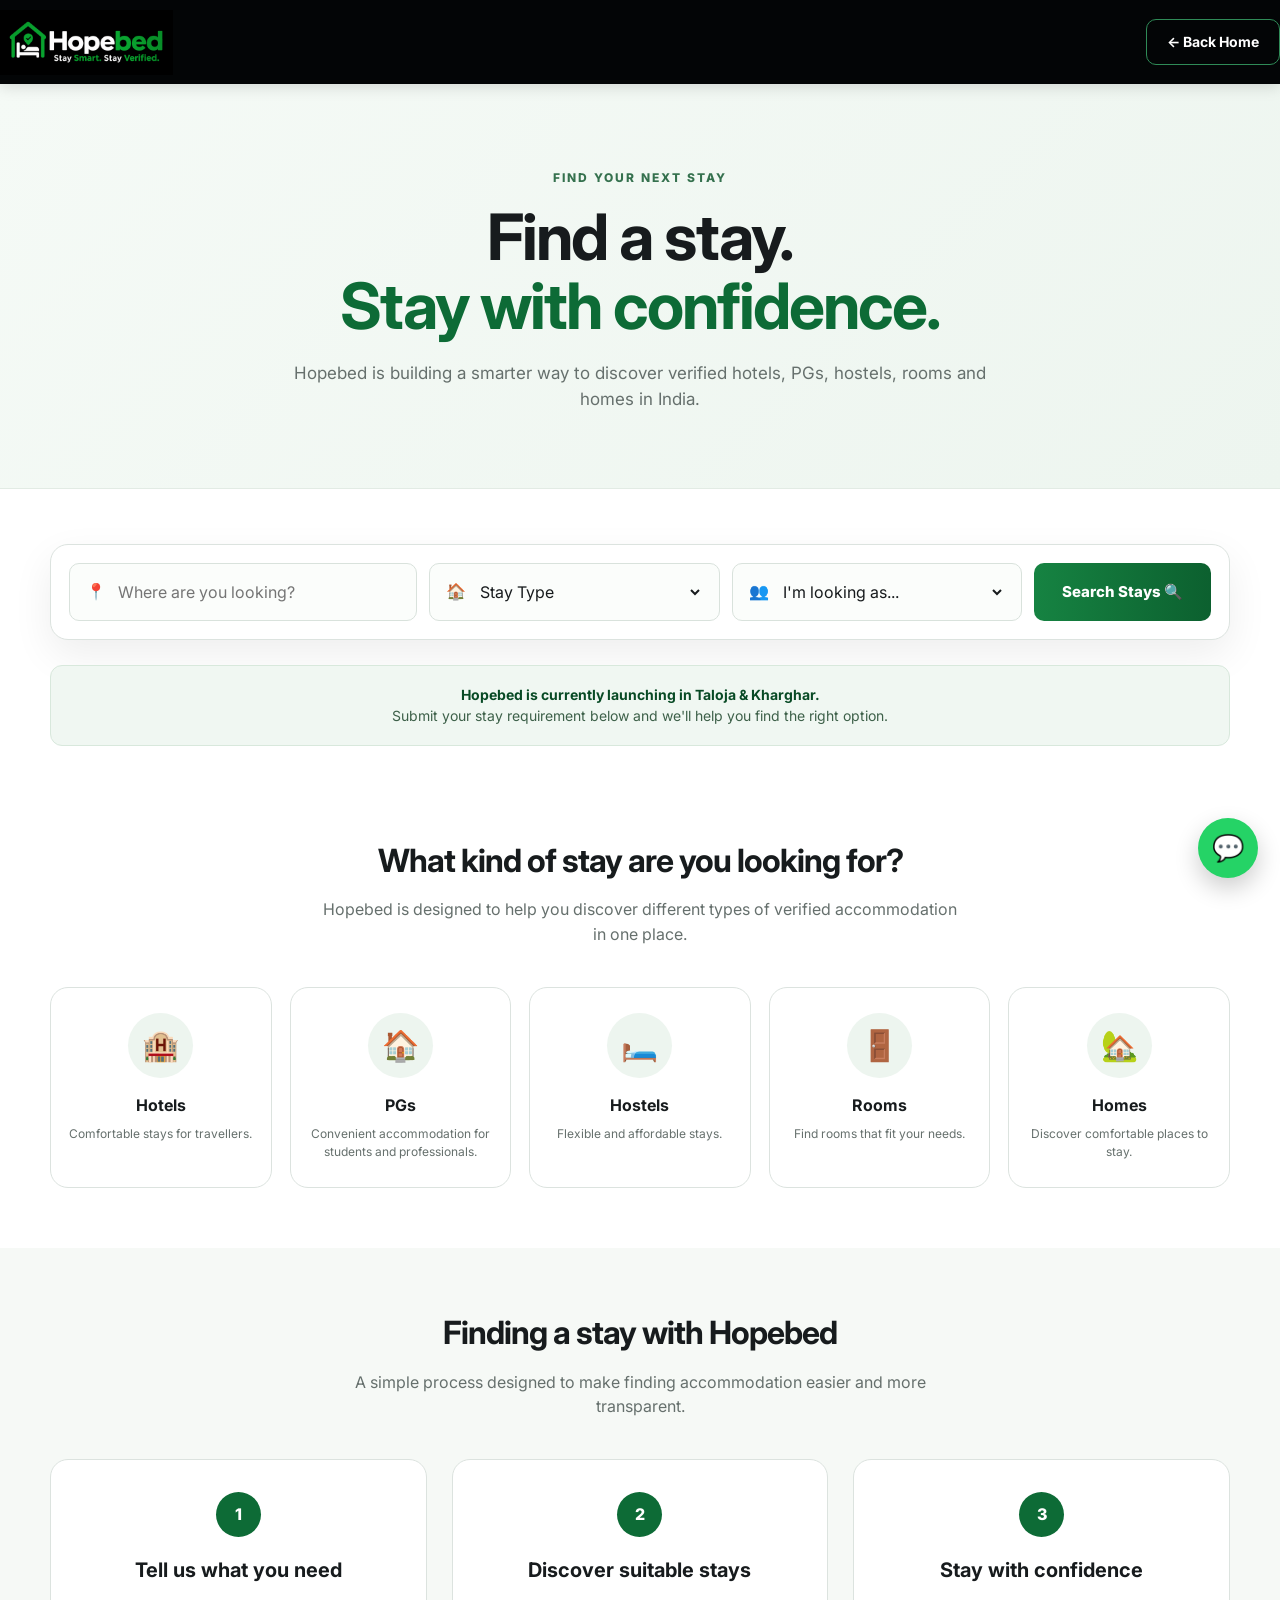
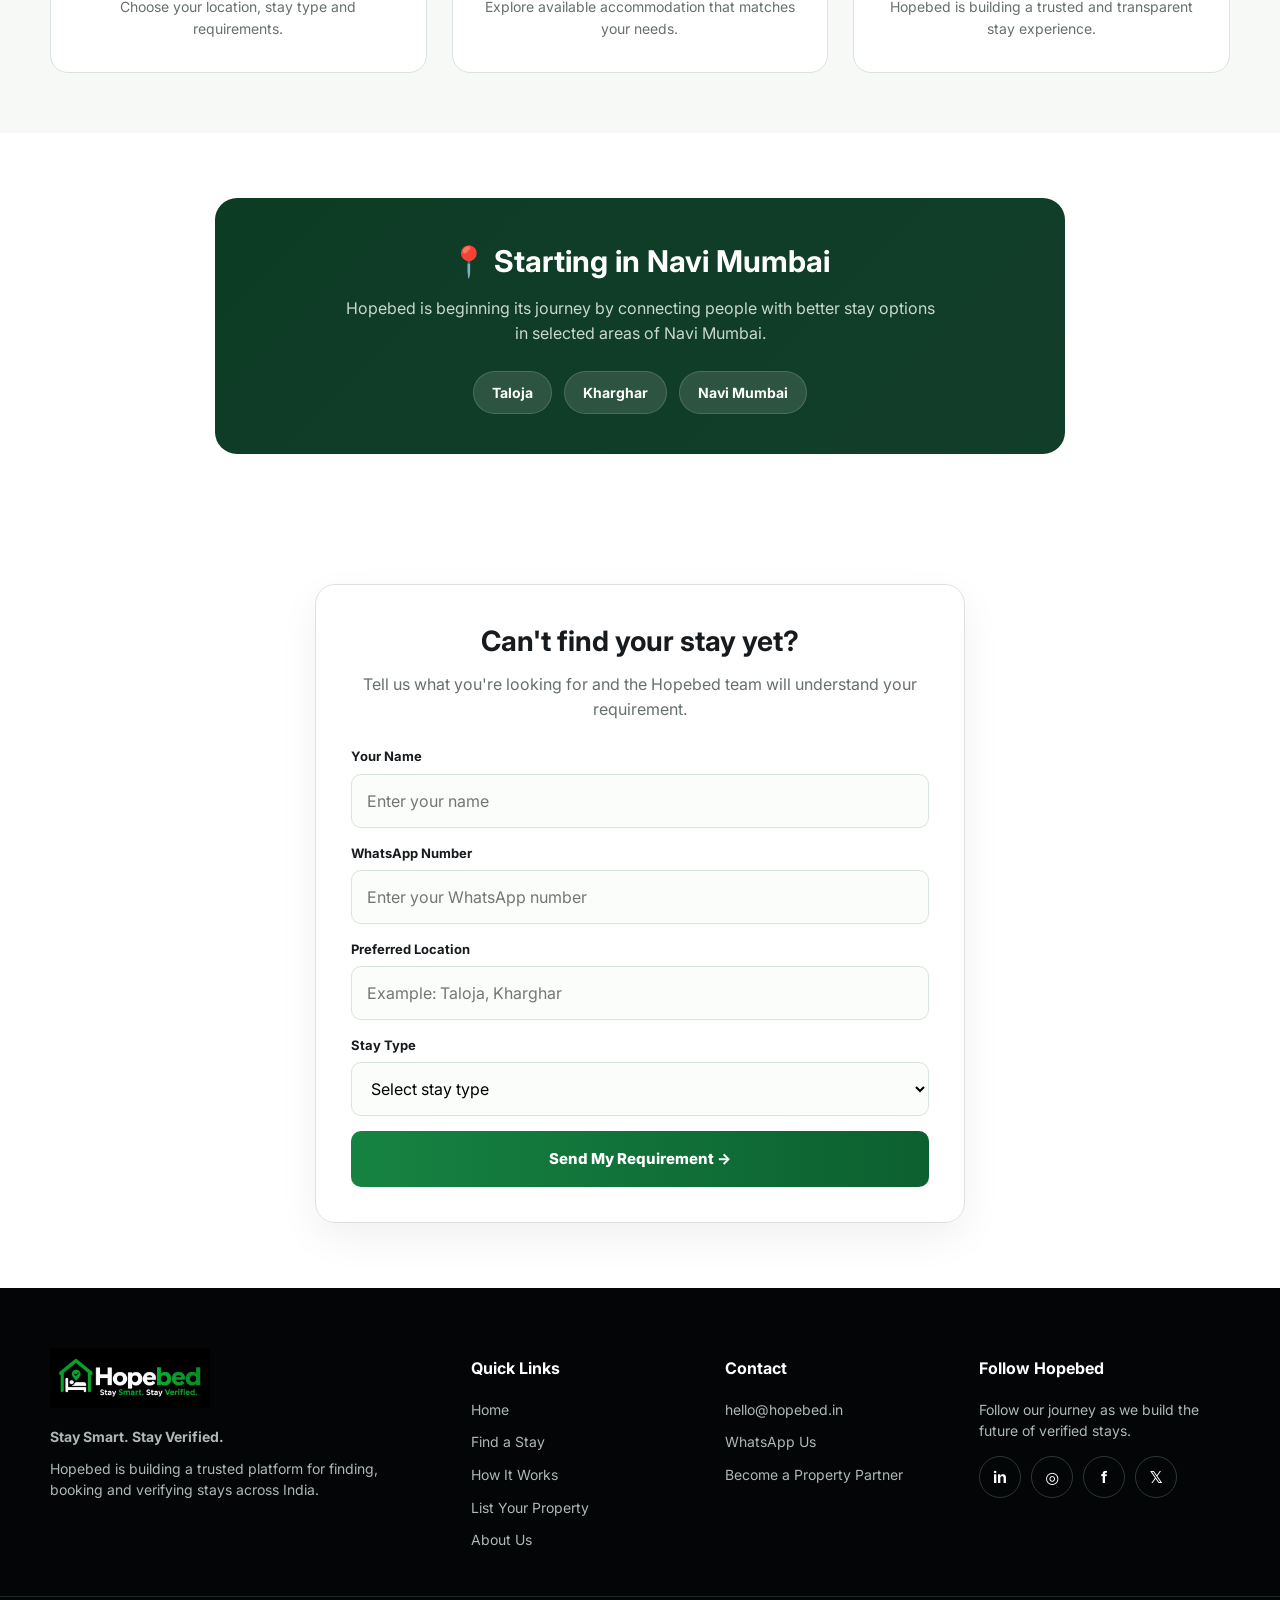
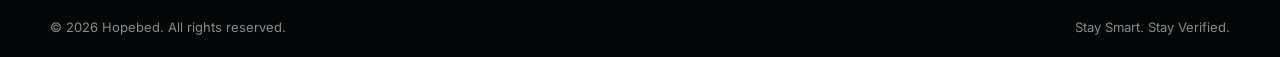
<file: find-stay.html>
<!DOCTYPE html>
<html lang="en-IN">

<head>

<meta charset="UTF-8">

<meta
  name="viewport"
  content="width=device-width, initial-scale=1.0"
>

<meta
  name="description"
  content="Find verified hotels, PGs, hostels, rooms and homes with Hopebed. Stay Smart. Stay Verified."
>

<meta name="theme-color" content="#030506">

<title>Find a Stay | Hopebed</title>


<!-- ========================================
     FAVICON
     Make sure this file exists:
     assets/favicon.PNG
======================================== -->

<link
  rel="icon"
  type="image/png"
  href="./assets/favicon.PNG"
>

<link
  rel="shortcut icon"
  href="./assets/favicon.PNG"
>

<link
  rel="apple-touch-icon"
  href="./assets/favicon.PNG"
>


<!-- GOOGLE FONT -->

<link
  rel="preconnect"
  href="https://fonts.googleapis.com"
>

<link
  rel="preconnect"
  href="https://fonts.gstatic.com"
  crossorigin
>

<link
  href="https://fonts.googleapis.com/css2?family=Inter:wght@400;500;600;700;800&display=swap"
  rel="stylesheet"
>


<style>

/* ========================================
   ROOT
======================================== */

:root{

  --green:#0d6b36;
  --green-dark:#084a25;
  --green-light:#159447;

  --dark:#030506;

  --text:#171b1d;
  --muted:#66706d;

  --line:#dce3df;

  --soft:#f4f7f4;

  --white:#ffffff;

}


/* ========================================
   RESET
======================================== */

*{
  box-sizing:border-box;
}


html{
  scroll-behavior:smooth;
}


body{

  margin:0;

  font-family:
    Inter,
    ui-sans-serif,
    system-ui,
    -apple-system,
    BlinkMacSystemFont,
    "Segoe UI",
    Arial,
    sans-serif;

  color:var(--text);

  background:#ffffff;

  line-height:1.55;

  overflow-x:hidden;

}


img{
  max-width:100%;
}


a{

  text-decoration:none;

  color:inherit;

}


button,
input,
select{
  font:inherit;
}


.container{

  width:min(
    1180px,
    calc(100% - 40px)
  );

  margin:auto;

}


/* ========================================
   NAVBAR
======================================== */

.nav{

  height:84px;

  background:var(--dark);

  color:#ffffff;

  display:flex;

  align-items:center;

  position:sticky;

  top:0;

  z-index:1000;

  box-shadow:
    0 2px 15px
    rgba(0,0,0,.15);

}


.nav-inner{

  display:flex;

  align-items:center;

  justify-content:space-between;

  width:100%;

  gap:20px;

}


.brand{

  display:flex;

  align-items:center;

  height:70px;

  flex-shrink:0;

}


.brand-logo{

  width:210px;

  height:65px;

  object-fit:contain;

  object-position:left center;

  display:block;

}


.back-button{

  min-height:46px;

  display:flex;

  align-items:center;

  justify-content:center;

  padding:0 20px;

  border:1px solid #2f8b57;

  border-radius:10px;

  font-size:14px;

  font-weight:700;

  transition:.2s ease;

  white-space:nowrap;

}


.back-button:hover{

  background:var(--green);

  border-color:var(--green);

}


/* ========================================
   HERO
======================================== */

.hero{

  background:

    linear-gradient(
      135deg,
      #f5faf6,
      #edf5ef
    );

  padding:85px 0 75px;

  text-align:center;

  border-bottom:
    1px solid #e2ebe4;

}


.eyebrow{

  font-size:12px;

  font-weight:800;

  letter-spacing:2px;

  color:#35714e;

  margin-bottom:14px;

}


.hero h1{

  font-size:
    clamp(
      40px,
      6vw,
      64px
    );

  line-height:1.08;

  letter-spacing:-2px;

  margin:0 0 20px;

}


.hero h1 span{

  color:var(--green);

}


.hero p{

  max-width:700px;

  margin:auto;

  font-size:17px;

  color:var(--muted);

}


/* ========================================
   SEARCH SECTION
======================================== */

.search-section{

  padding:55px 0 30px;

}


.search-box{

  background:#ffffff;

  border:1px solid var(--line);

  border-radius:18px;

  padding:18px;

  box-shadow:
    0 15px 40px
    rgba(0,0,0,.07);

  display:grid;

  grid-template-columns:
    1.2fr
    1fr
    1fr
    auto;

  gap:12px;

}


.search-field{

  height:58px;

  border:1px solid #d9e2dc;

  border-radius:10px;

  display:flex;

  align-items:center;

  padding:0 16px;

  gap:10px;

  background:#fbfdfb;

  min-width:0;

}


.search-field input,
.search-field select{

  width:100%;

  height:100%;

  min-width:0;

  border:0;

  outline:none;

  background:transparent;

  font:inherit;

  color:var(--text);

}


.search-button{

  height:58px;

  border:0;

  border-radius:10px;

  padding:0 28px;

  background:

    linear-gradient(
      90deg,
      #168342,
      #0c602f
    );

  color:#ffffff;

  font-weight:800;

  font-size:15px;

  cursor:pointer;

  transition:.2s ease;

  white-space:nowrap;

}


.search-button:hover{

  transform:translateY(-2px);

  box-shadow:
    0 10px 25px
    rgba(13,107,54,.22);

}


/* ========================================
   STATUS BOX
======================================== */

.status-box{

  margin-top:25px;

  padding:18px 20px;

  border-radius:12px;

  background:#f0f7f2;

  border:1px solid #d8e8dc;

  color:#3d6049;

  font-size:14px;

  text-align:center;

}


.status-box strong{

  color:var(--green-dark);

}


/* ========================================
   SECTION
======================================== */

.section{

  padding:60px 0;

}


.section-title{

  text-align:center;

  font-size:32px;

  letter-spacing:-1px;

  margin:0 0 12px;

}


.section-subtitle{

  text-align:center;

  max-width:650px;

  margin:0 auto 40px;

  color:var(--muted);

}


/* ========================================
   STAY TYPES
======================================== */

.stay-grid{

  display:grid;

  grid-template-columns:
    repeat(5,1fr);

  gap:18px;

}


.stay-card{

  border:1px solid var(--line);

  border-radius:18px;

  padding:25px 18px;

  text-align:center;

  background:#ffffff;

  transition:.25s ease;

  cursor:pointer;

}


.stay-card:hover{

  transform:translateY(-5px);

  border-color:#a8cbb3;

  box-shadow:
    0 15px 35px
    rgba(0,0,0,.08);

}


.stay-icon{

  width:65px;

  height:65px;

  border-radius:50%;

  margin:0 auto 15px;

  display:grid;

  place-items:center;

  background:#edf5ef;

  font-size:30px;

}


.stay-card h3{

  margin:0 0 7px;

  font-size:16px;

}


.stay-card p{

  margin:0;

  font-size:12px;

  color:var(--muted);

}


/* ========================================
   HOW IT WORKS
======================================== */

.how-section{

  background:#f6f9f6;

}


.steps{

  display:grid;

  grid-template-columns:
    repeat(3,1fr);

  gap:25px;

}


.step{

  background:#ffffff;

  border:1px solid var(--line);

  border-radius:18px;

  padding:32px 25px;

  text-align:center;

}


.step-number{

  width:45px;

  height:45px;

  border-radius:50%;

  margin:0 auto 18px;

  display:grid;

  place-items:center;

  background:var(--green);

  color:#ffffff;

  font-weight:800;

}


.step h3{

  margin:0 0 10px;

  font-size:20px;

}


.step p{

  margin:0;

  color:var(--muted);

  font-size:14px;

}


/* ========================================
   LAUNCH LOCATIONS
======================================== */

.location-section{

  padding:65px 0;

}


.location-card{

  max-width:850px;

  margin:auto;

  padding:40px;

  border-radius:22px;

  background:

    linear-gradient(
      135deg,
      #0d3c25,
      #123e29
    );

  color:#ffffff;

  text-align:center;

}


.location-card h2{

  font-size:30px;

  margin:0 0 12px;

}


.location-card p{

  margin:0 auto 25px;

  max-width:600px;

  color:#c9d8ce;

}


.location-tags{

  display:flex;

  justify-content:center;

  flex-wrap:wrap;

  gap:12px;

}


.location-tag{

  padding:10px 18px;

  border-radius:30px;

  background:
    rgba(255,255,255,.12);

  border:
    1px solid
    rgba(255,255,255,.15);

  font-size:14px;

  font-weight:700;

}


/* ========================================
   REQUEST FORM
======================================== */

.request-section{

  padding:65px 0;

  background:#ffffff;

}


.request-card{

  max-width:650px;

  margin:auto;

  border:1px solid var(--line);

  border-radius:20px;

  padding:35px;

  box-shadow:
    0 15px 40px
    rgba(0,0,0,.06);

}


.request-card h2{

  text-align:center;

  margin:0 0 8px;

  font-size:28px;

}


.request-card > p{

  text-align:center;

  color:var(--muted);

  margin:0 0 25px;

}


.form-group{

  margin-bottom:15px;

}


.form-group label{

  display:block;

  margin-bottom:7px;

  font-size:13px;

  font-weight:700;

}


.form-group input,
.form-group select{

  width:100%;

  height:54px;

  border:1px solid #d9e2dc;

  border-radius:10px;

  padding:0 15px;

  font:inherit;

  outline:none;

  background:#fbfdfb;

}


.form-group input:focus,
.form-group select:focus{

  border-color:var(--green);

  box-shadow:
    0 0 0 3px
    rgba(13,107,54,.10);

}


.request-button{

  width:100%;

  height:56px;

  border:0;

  border-radius:10px;

  background:

    linear-gradient(
      90deg,
      #168342,
      #0c602f
    );

  color:#ffffff;

  font-weight:800;

  font-size:15px;

  cursor:pointer;

}


.form-message{

  display:none;

  margin-top:15px;

  padding:12px;

  border-radius:10px;

  background:#eaf6ee;

  border:1px solid #b7ddc3;

  color:#1b6b3a;

  font-size:13px;

  text-align:center;

}


.form-message.show{

  display:block;

}


/* ========================================
   WHATSAPP
======================================== */

.whatsapp{

  position:fixed;

  right:22px;

  bottom:22px;

  width:60px;

  height:60px;

  border-radius:50%;

  background:#25D366;

  color:#ffffff;

  display:flex;

  align-items:center;

  justify-content:center;

  font-size:26px;

  z-index:900;

  box-shadow:
    0 10px 25px
    rgba(0,0,0,.2);

}


/* ========================================
   FOOTER
======================================== */

.footer{

  background:#030506;

  color:#ffffff;

  padding:60px 0 0;

  overflow:hidden;

}


/* FIXED FOOTER GRID */

.footer-grid{

  display:grid;

  grid-template-columns:
    1.8fr
    1fr
    1fr
    1.2fr;

  gap:45px;

  padding-bottom:45px;

}


.footer-brand{

  min-width:0;

}


.footer-logo{

  width:205px;

  height:60px;

  object-fit:contain;

  object-position:left center;

  display:block;

  margin-bottom:18px;

}


.footer-brand p{

  color:#aeb9b3;

  font-size:14px;

  margin:10px 0;

  max-width:340px;

}


.footer h3{

  font-size:16px;

  margin:8px 0 18px;

}


.footer-links{

  display:flex;

  flex-direction:column;

  gap:11px;

}


.footer-links a{

  color:#aeb9b3;

  font-size:14px;

  transition:.2s ease;

  overflow-wrap:anywhere;

}


.footer-links a:hover{

  color:#ffffff;

}


/* SOCIAL LINKS */

.social-links{

  display:flex;

  flex-wrap:wrap;

  gap:10px;

}


.social-links a{

  width:42px;

  height:42px;

  border:1px solid #2b3831;

  border-radius:50%;

  display:flex;

  align-items:center;

  justify-content:center;

  color:#ffffff;

  font-weight:700;

  transition:.2s ease;

}


.social-links a:hover{

  background:var(--green);

  border-color:var(--green);

}


/* FOOTER BOTTOM */

.footer-bottom{

  border-top:
    1px solid #1d2923;

  padding:20px 0;

  color:#849088;

  font-size:13px;

}


.footer-bottom-inner{

  display:flex;

  justify-content:space-between;

  align-items:center;

  gap:20px;

}


/* ========================================
   TABLET
======================================== */

@media(max-width:900px){

  .container{

    width:min(
      calc(100% - 32px),
      700px
    );

  }


  .search-box{

    grid-template-columns:
      1fr
      1fr;

  }


  .search-button{

    width:100%;

  }


  .stay-grid{

    grid-template-columns:
      repeat(3,1fr);

  }


  .steps{

    grid-template-columns:1fr;

  }


  /* FIXED RESPONSIVE FOOTER */

  .footer-grid{

    grid-template-columns:
      repeat(2,1fr);

    gap:35px;

  }

}


/* ========================================
   MOBILE
======================================== */

@media(max-width:550px){

  .container{

    width:calc(100% - 28px);

  }


  .nav{

    height:74px;

  }


  .brand-logo{

    width:165px;

    height:52px;

  }


  .back-button{

    min-height:42px;

    padding:0 12px;

    font-size:12px;

  }


  .hero{

    padding:60px 0;

  }


  .hero h1{

    font-size:40px;

    letter-spacing:-1.5px;

  }


  .hero p{

    font-size:15px;

  }


  .search-section{

    padding:35px 0 20px;

  }


  .search-box{

    grid-template-columns:1fr;

    padding:14px;

  }


  .search-button{

    width:100%;

  }


  .stay-grid{

    grid-template-columns:
      repeat(2,1fr);

    gap:12px;

  }


  .stay-card{

    padding:20px 12px;

  }


  .section{

    padding:50px 0;

  }


  .section-title{

    font-size:27px;

  }


  .location-section{

    padding:50px 0;

  }


  .location-card{

    padding:30px 20px;

  }


  .location-card h2{

    font-size:25px;

  }


  .request-section{

    padding:50px 0;

  }


  .request-card{

    padding:25px 18px;

  }


  /* MOBILE FOOTER FIX */

  .footer{

    padding-top:45px;

  }


  .footer-grid{

    grid-template-columns:1fr;

    gap:30px;

    padding-bottom:35px;

  }


  .footer-logo{

    width:190px;

    height:58px;

  }


  .footer-brand p{

    max-width:100%;

  }


  .footer-links{

    gap:12px;

  }


  .footer-bottom-inner{

    flex-direction:column;

    align-items:flex-start;

    gap:7px;

  }


  .whatsapp{

    width:56px;

    height:56px;

    right:16px;

    bottom:16px;

  }

}

</style>

</head>


<body id="home">


<!-- ========================================
     NAVBAR
======================================== -->

<nav class="nav">

  <div class="container nav-inner">

    <a
      href="index.html"
      class="brand"
      aria-label="Hopebed Home"
    >

      <img
        src="./assets/Hopebed_logo.PNG"
        alt="Hopebed - Stay Smart. Stay Verified."
        class="brand-logo"
      >

    </a>


    <a
      href="index.html"
      class="back-button"
    >
      ← Back Home
    </a>

  </div>

</nav>


<!-- ========================================
     HERO
======================================== -->

<section class="hero">

  <div class="container">

    <div class="eyebrow">
      FIND YOUR NEXT STAY
    </div>


    <h1>

      Find a stay.<br>

      <span>
        Stay with confidence.
      </span>

    </h1>


    <p>

      Hopebed is building a smarter way to discover verified
      hotels, PGs, hostels, rooms and homes in India.

    </p>

  </div>

</section>


<!-- ========================================
     SEARCH
======================================== -->

<section class="search-section">

  <div class="container">


    <div class="search-box">


      <div class="search-field">

        📍

        <input
          type="text"
          id="searchLocation"
          placeholder="Where are you looking?"
        >

      </div>


      <div class="search-field">

        🏠

        <select id="stayType">

          <option value="">
            Stay Type
          </option>

          <option value="Hotel">
            Hotel
          </option>

          <option value="PG">
            PG
          </option>

          <option value="Hostel">
            Hostel
          </option>

          <option value="Room">
            Room
          </option>

          <option value="Home">
            Home
          </option>

        </select>

      </div>


      <div class="search-field">

        👥

        <select id="guestType">

          <option value="">
            I'm looking as...
          </option>

          <option value="Student">
            Student
          </option>

          <option value="Working Professional">
            Working Professional
          </option>

          <option value="Traveller">
            Traveller
          </option>

        </select>

      </div>


      <button
        class="search-button"
        id="searchButton"
        type="button"
      >
        Search Stays 🔍
      </button>


    </div>


    <div
      class="status-box"
      id="searchStatus"
    >

      <strong>
        Hopebed is currently launching in Taloja & Kharghar.
      </strong>

      <br>

      Submit your stay requirement below and we'll help you
      find the right option.

    </div>


  </div>

</section>


<!-- ========================================
     STAY TYPES
======================================== -->

<section class="section">

  <div class="container">


    <h2 class="section-title">
      What kind of stay are you looking for?
    </h2>


    <p class="section-subtitle">

      Hopebed is designed to help you discover different types
      of verified accommodation in one place.

    </p>


    <div class="stay-grid">


      <div class="stay-card">

        <div class="stay-icon">
          🏨
        </div>

        <h3>
          Hotels
        </h3>

        <p>
          Comfortable stays for travellers.
        </p>

      </div>


      <div class="stay-card">

        <div class="stay-icon">
          🏠
        </div>

        <h3>
          PGs
        </h3>

        <p>
          Convenient accommodation for students and professionals.
        </p>

      </div>


      <div class="stay-card">

        <div class="stay-icon">
          🛏️
        </div>

        <h3>
          Hostels
        </h3>

        <p>
          Flexible and affordable stays.
        </p>

      </div>


      <div class="stay-card">

        <div class="stay-icon">
          🚪
        </div>

        <h3>
          Rooms
        </h3>

        <p>
          Find rooms that fit your needs.
        </p>

      </div>


      <div class="stay-card">

        <div class="stay-icon">
          🏡
        </div>

        <h3>
          Homes
        </h3>

        <p>
          Discover comfortable places to stay.
        </p>

      </div>


    </div>

  </div>

</section>


<!-- ========================================
     HOW IT WORKS
======================================== -->

<section
  class="section how-section"
  id="how"
>

  <div class="container">


    <h2 class="section-title">
      Finding a stay with Hopebed
    </h2>


    <p class="section-subtitle">

      A simple process designed to make finding accommodation
      easier and more transparent.

    </p>


    <div class="steps">


      <div class="step">

        <div class="step-number">
          1
        </div>

        <h3>
          Tell us what you need
        </h3>

        <p>
          Choose your location, stay type and requirements.
        </p>

      </div>


      <div class="step">

        <div class="step-number">
          2
        </div>

        <h3>
          Discover suitable stays
        </h3>

        <p>
          Explore available accommodation that matches your needs.
        </p>

      </div>


      <div class="step">

        <div class="step-number">
          3
        </div>

        <h3>
          Stay with confidence
        </h3>

        <p>
          Hopebed is building a trusted and transparent stay experience.
        </p>

      </div>


    </div>

  </div>

</section>


<!-- ========================================
     LAUNCH LOCATIONS
======================================== -->

<section class="location-section">

  <div class="container">


    <div class="location-card">


      <h2>
        📍 Starting in Navi Mumbai
      </h2>


      <p>

        Hopebed is beginning its journey by connecting people
        with better stay options in selected areas of Navi Mumbai.

      </p>


      <div class="location-tags">

        <div class="location-tag">
          Taloja
        </div>

        <div class="location-tag">
          Kharghar
        </div>

        <div class="location-tag">
          Navi Mumbai
        </div>

      </div>


    </div>

  </div>

</section>


<!-- ========================================
     REQUEST A STAY
======================================== -->

<section
  class="request-section"
  id="request-stay"
>

  <div class="container">


    <div class="request-card">


      <h2>
        Can't find your stay yet?
      </h2>


      <p>

        Tell us what you're looking for and the Hopebed team
        will understand your requirement.

      </p>


      <form id="stayRequestForm">


        <div class="form-group">

          <label for="requestName">
            Your Name
          </label>

          <input
            type="text"
            id="requestName"
            placeholder="Enter your name"
            required
          >

        </div>


        <div class="form-group">

          <label for="requestPhone">
            WhatsApp Number
          </label>

          <input
            type="tel"
            id="requestPhone"
            placeholder="Enter your WhatsApp number"
            inputmode="numeric"
            required
          >

        </div>


        <div class="form-group">

          <label for="requestLocation">
            Preferred Location
          </label>

          <input
            type="text"
            id="requestLocation"
            placeholder="Example: Taloja, Kharghar"
            required
          >

        </div>


        <div class="form-group">

          <label for="requestStayType">
            Stay Type
          </label>

          <select
            id="requestStayType"
            required
          >

            <option value="">
              Select stay type
            </option>

            <option value="Hotel">
              Hotel
            </option>

            <option value="PG">
              PG
            </option>

            <option value="Hostel">
              Hostel
            </option>

            <option value="Room">
              Room
            </option>

            <option value="Home">
              Home
            </option>

          </select>

        </div>


        <button
          type="submit"
          class="request-button"
        >
          Send My Requirement →
        </button>


        <div
          class="form-message"
          id="formMessage"
        >
          ✓ Thanks! Opening WhatsApp so you can send your requirement.
        </div>


      </form>


    </div>

  </div>

</section>


<!-- ========================================
     WHATSAPP
======================================== -->

<a
  href="https://wa.me/918291025730?text=Hi%20Hopebed%2C%20I%20want%20to%20find%20a%20stay."
  class="whatsapp"
  target="_blank"
  rel="noopener"
  aria-label="Chat with Hopebed on WhatsApp"
>
  💬
</a>


<!-- ========================================
     FOOTER
======================================== -->

<footer
  class="footer"
  id="contact"
>

  <div class="container footer-grid">


    <!-- BRAND -->

    <div class="footer-brand">

      <img
        src="./assets/Hopebed_logo.PNG"
        alt="Hopebed"
        class="footer-logo"
      >


      <p>
        <strong>
          Stay Smart. Stay Verified.
        </strong>
      </p>


      <p>

        Hopebed is building a trusted platform for finding,
        booking and verifying stays across India.

      </p>

    </div>


    <!-- QUICK LINKS -->

    <div>

      <h3>
        Quick Links
      </h3>


      <div class="footer-links">

        <a href="index.html">
          Home
        </a>

        <a href="find-stay.html">
          Find a Stay
        </a>

        <a href="#how">
          How It Works
        </a>

        <a href="index.html#list">
          List Your Property
        </a>

        <a href="index.html#about">
          About Us
        </a>

      </div>

    </div>


    <!-- CONTACT -->

    <div>

      <h3>
        Contact
      </h3>


      <div class="footer-links">

        <a href="mailto:hello@hopebed.in">
          hello@hopebed.in
        </a>


        <a
          href="https://wa.me/918291025730"
          target="_blank"
          rel="noopener"
        >
          WhatsApp Us
        </a>


        <a href="index.html#list">
          Become a Property Partner
        </a>

      </div>

    </div>


    <!-- SOCIAL -->

    <div>

      <h3>
        Follow Hopebed
      </h3>


      <p style="color:#aeb9b3;font-size:14px;">

        Follow our journey as we build the future
        of verified stays.

      </p>


      <div class="social-links">

        <a
          href="#"
          aria-label="LinkedIn"
        >
          in
        </a>

        <a
          href="#"
          aria-label="Instagram"
        >
          ◎
        </a>

        <a
          href="#"
          aria-label="Facebook"
        >
          f
        </a>

        <a
          href="#"
          aria-label="X"
        >
          𝕏
        </a>

      </div>

    </div>


  </div>


  <!-- FOOTER BOTTOM -->

  <div class="footer-bottom">

    <div class="container footer-bottom-inner">

      <div>
        © 2026 Hopebed. All rights reserved.
      </div>

      <div>
        Stay Smart. Stay Verified.
      </div>

    </div>

  </div>


</footer>


<!-- ========================================
     JAVASCRIPT
======================================== -->

<script>

const WHATSAPP_NUMBER = "918291025730";


/* ========================================
   SEARCH BUTTON
======================================== */

document
  .getElementById("searchButton")
  .addEventListener(
    "click",
    function(){


      const location =
        document
          .getElementById("searchLocation")
          .value
          .trim();


      const stayType =
        document
          .getElementById("stayType")
          .value;


      const guestType =
        document
          .getElementById("guestType")
          .value;


      let message =
        "Hi Hopebed! 👋\n\n";

      message +=
        "I am looking for a stay.\n\n";


      if(location){

        message +=
          "Preferred Location: " +
          location +
          "\n";

      }


      if(stayType){

        message +=
          "Stay Type: " +
          stayType +
          "\n";

      }


      if(guestType){

        message +=
          "I am looking as: " +
          guestType +
          "\n";

      }


      message +=
        "\nPlease help me find a suitable stay.";


      const whatsappURL =
        "https://wa.me/" +
        WHATSAPP_NUMBER +
        "?text=" +
        encodeURIComponent(message);


      window.open(
        whatsappURL,
        "_blank"
      );


    }
  );


/* ========================================
   STAY REQUEST FORM
======================================== */

document
  .getElementById("stayRequestForm")
  .addEventListener(
    "submit",
    function(event){


      event.preventDefault();


      const name =
        document
          .getElementById("requestName")
          .value
          .trim();


      const phone =
        document
          .getElementById("requestPhone")
          .value
          .trim();


      const location =
        document
          .getElementById("requestLocation")
          .value
          .trim();


      const stayType =
        document
          .getElementById("requestStayType")
          .value;


      const phoneDigits =
        phone.replace(/\D/g,"");


      if(

        name.length < 2 ||

        phoneDigits.length !== 10 ||

        !location ||

        !stayType

      ){

        alert(
          "Please complete all fields with valid information."
        );

        return;

      }


      const message =

        "Hi Hopebed! 👋\n\n" +

        "I am looking for a stay.\n\n" +

        "Name: " +
        name +

        "\nWhatsApp: " +
        phone +

        "\nPreferred Location: " +
        location +

        "\nStay Type: " +
        stayType +

        "\n\nPlease help me find a suitable stay.";


      document
        .getElementById("formMessage")
        .classList
        .add("show");


      const whatsappURL =

        "https://wa.me/" +

        WHATSAPP_NUMBER +

        "?text=" +

        encodeURIComponent(message);


      window.open(
        whatsappURL,
        "_blank"
      );


    }
  );

</script>


</body>

</html>
</file>
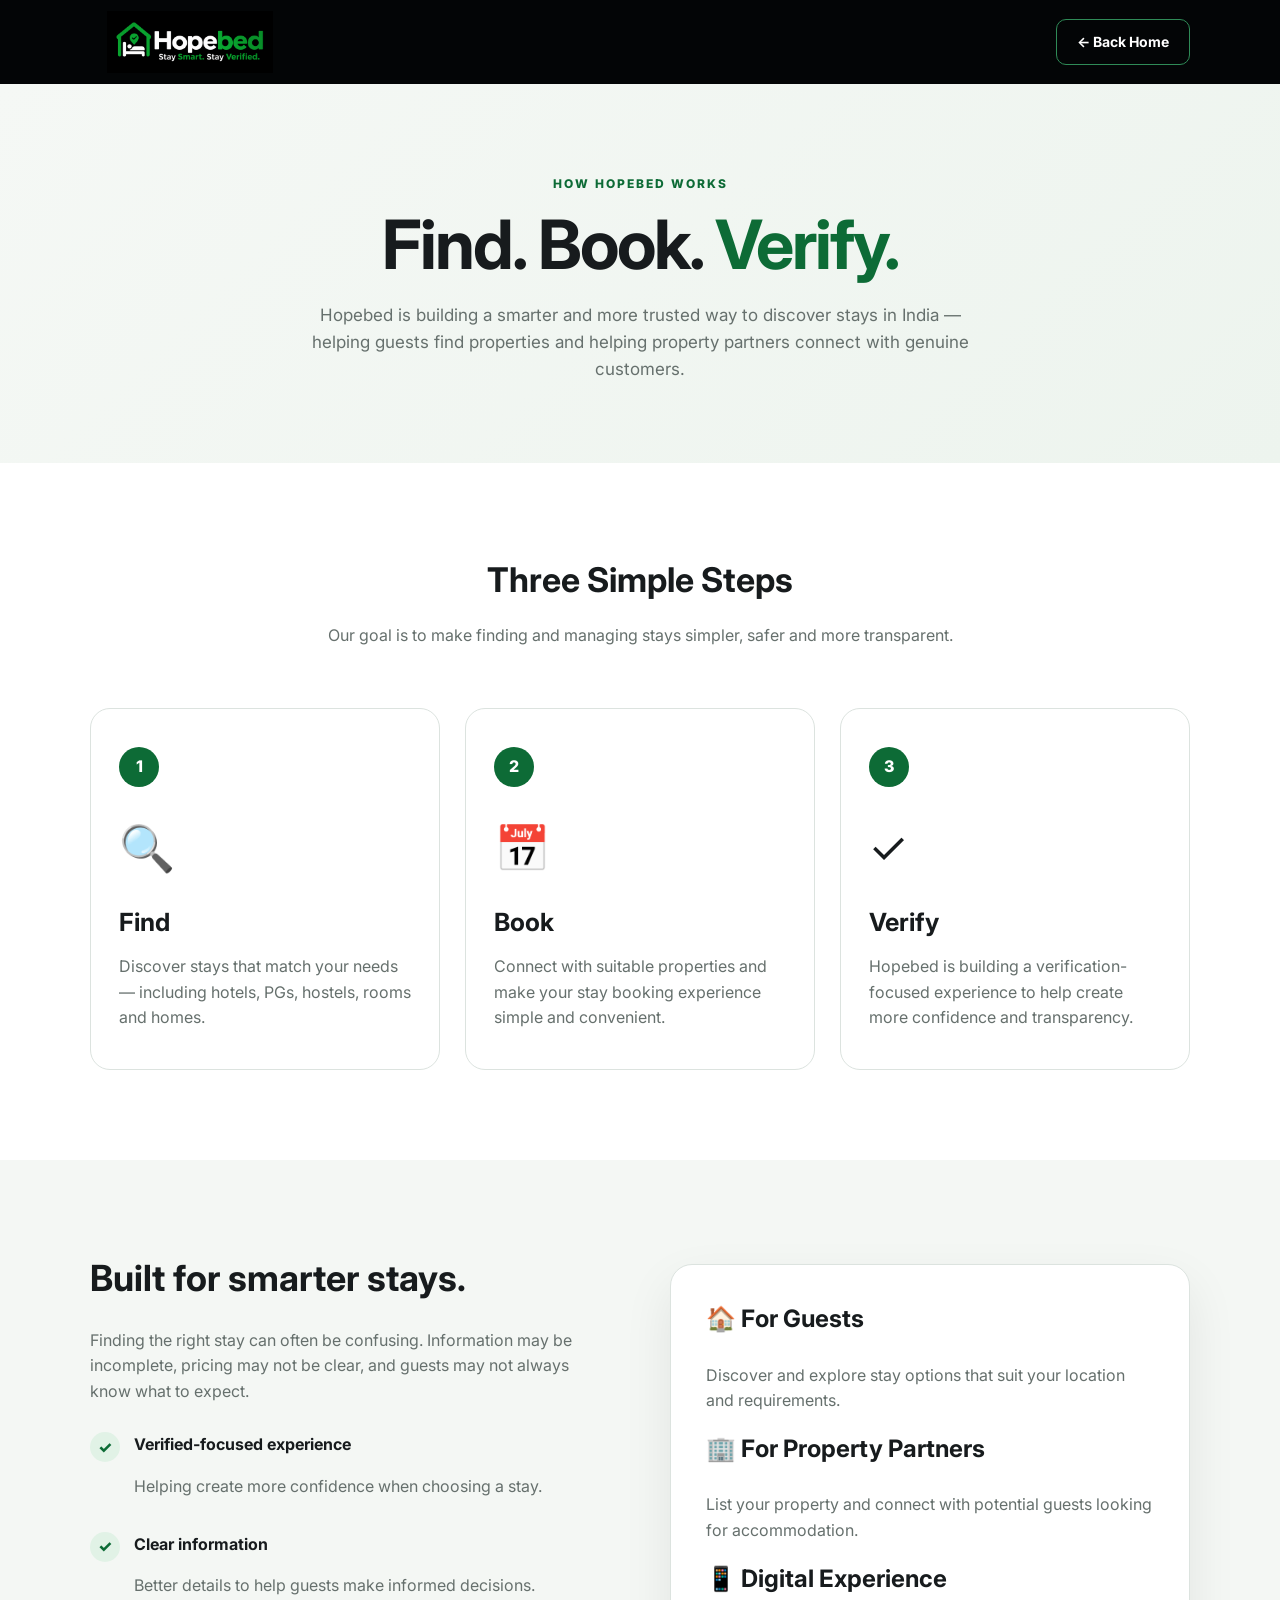
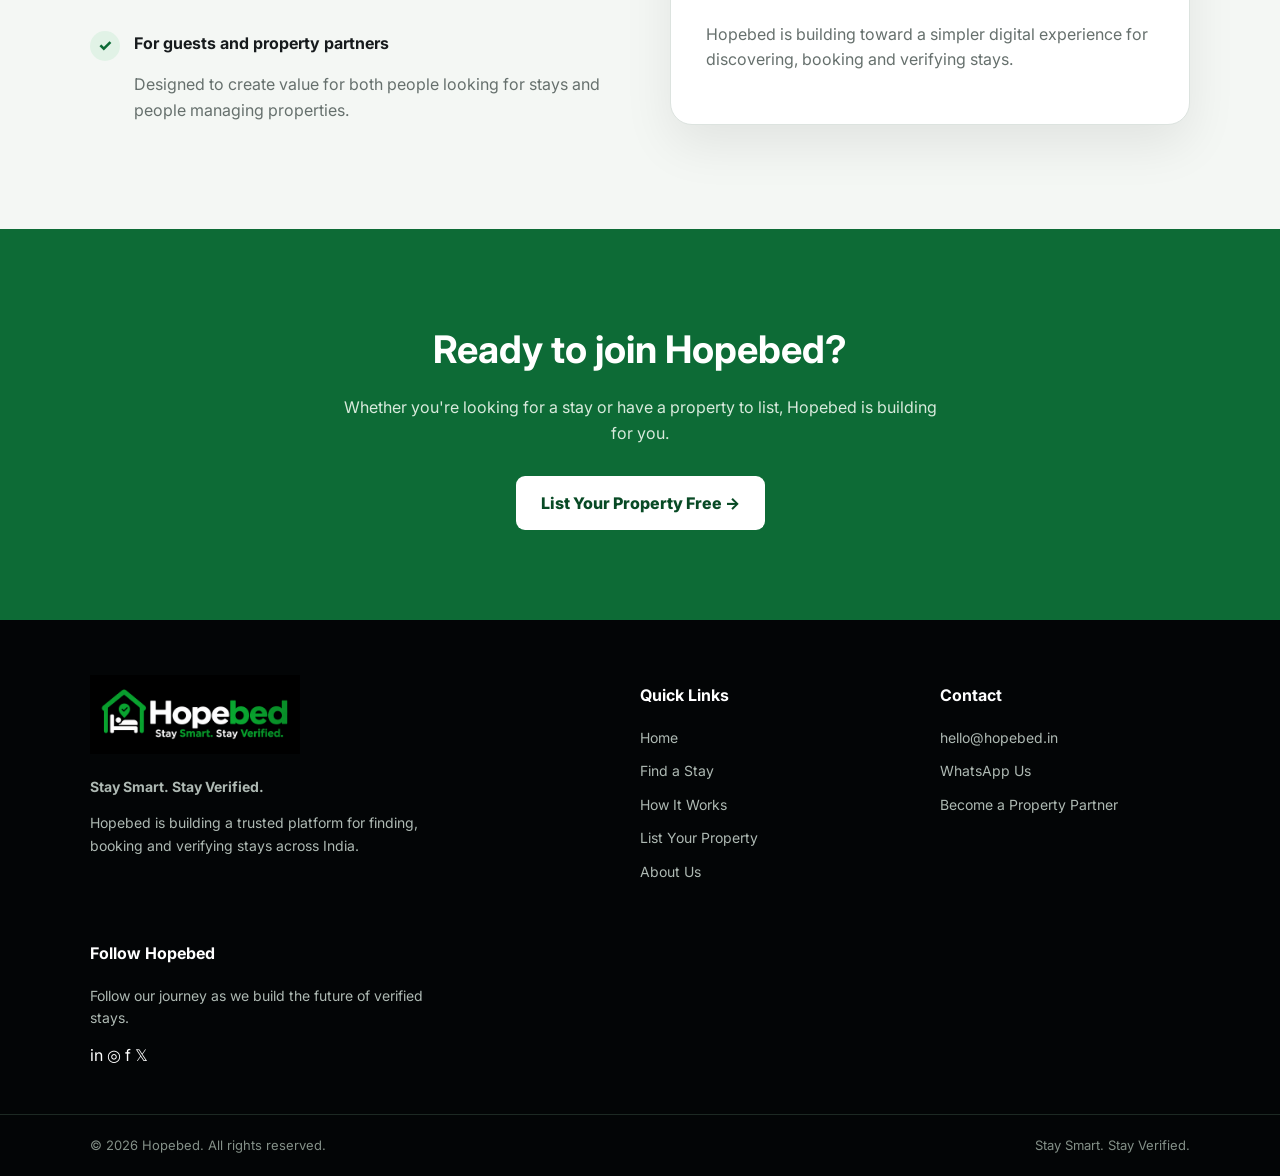
<file: how-it-works.html>
<!DOCTYPE html>
<html lang="en">

<head>

<meta charset="UTF-8">

<meta
  name="viewport"
  content="width=device-width, initial-scale=1.0"
>

<meta
  name="description"
  content="Learn how Hopebed helps you find, book and verify trusted stays in India."
>

<title>How It Works | Hopebed</title>

<link
  rel="icon"
  type="image/png"
  href="./assets/favicon.PNG"
>

<link
  rel="preconnect"
  href="https://fonts.googleapis.com"
>

<link
  rel="preconnect"
  href="https://fonts.gstatic.com"
  crossorigin
>

<link
  href="https://fonts.googleapis.com/css2?family=Inter:wght@400;500;600;700;800&display=swap"
  rel="stylesheet"
>

<style>

:root{
  --green:#0d6b36;
  --green-dark:#084a25;
  --green-light:#159447;
  --dark:#030506;
  --text:#171b1d;
  --muted:#66706d;
  --line:#dce3df;
  --soft:#f4f7f4;
  --white:#ffffff;
}

*{
  box-sizing:border-box;
}

html{
  scroll-behavior:smooth;
}

body{
  margin:0;
  font-family:Inter,Arial,sans-serif;
  color:var(--text);
  background:#fff;
  line-height:1.6;
}

a{
  text-decoration:none;
  color:inherit;
}

.container{
  width:min(1100px,calc(100% - 40px));
  margin:auto;
}


/* =========================
   NAVBAR
========================= */

.nav{
  height:84px;
  background:var(--dark);
  display:flex;
  align-items:center;
}

.nav-inner{
  display:flex;
  align-items:center;
  justify-content:space-between;
}

.brand{
  display:flex;
  align-items:center;
}

.brand-logo{
  width:200px;
  max-height:62px;
  object-fit:contain;
}

.back-btn{
  min-height:46px;
  display:flex;
  align-items:center;
  padding:0 20px;
  border:1px solid #2f8b57;
  border-radius:10px;
  color:#fff;
  font-size:14px;
  font-weight:700;
  transition:.2s;
}

.back-btn:hover{
  background:var(--green);
}


/* =========================
   HERO
========================= */

.hero{
  padding:90px 0 80px;
  text-align:center;
  background:
    linear-gradient(
      135deg,
      #f5f8f5,
      #edf4ee
    );
}

.eyebrow{
  color:var(--green);
  font-size:12px;
  font-weight:800;
  letter-spacing:2px;
}

.hero h1{
  margin:15px 0 20px;
  font-size:clamp(42px,6vw,68px);
  line-height:1.08;
  letter-spacing:-2px;
}

.hero h1 span{
  color:var(--green);
}

.hero p{
  max-width:680px;
  margin:auto;
  color:var(--muted);
  font-size:17px;
}


/* =========================
   HOW STEPS
========================= */

.how-section{
  padding:90px 0;
}

.section-title{
  text-align:center;
  font-size:34px;
  margin:0 0 15px;
}

.section-subtitle{
  text-align:center;
  max-width:650px;
  margin:0 auto 60px;
  color:var(--muted);
}


.steps{
  display:grid;
  grid-template-columns:repeat(3,1fr);
  gap:25px;
}


.step{
  padding:38px 28px;
  border:1px solid var(--line);
  border-radius:20px;
  background:#fff;
  position:relative;
  transition:.25s;
}

.step:hover{
  transform:translateY(-5px);
  box-shadow:0 20px 45px rgba(0,0,0,.08);
}


.step-number{
  width:40px;
  height:40px;

  display:grid;
  place-items:center;

  background:var(--green);
  color:#fff;

  border-radius:50%;

  font-weight:800;

  margin-bottom:25px;
}


.step-icon{
  font-size:45px;
  margin-bottom:18px;
}


.step h2{
  font-size:25px;
  margin:0 0 12px;
}


.step p{
  color:var(--muted);
  margin:0;
}


/* =========================
   DETAILS
========================= */

.details{
  background:var(--soft);
  padding:90px 0;
}


.detail-grid{
  display:grid;
  grid-template-columns:1fr 1fr;
  gap:60px;
  align-items:center;
}


.detail-content h2{
  font-size:36px;
  margin:0 0 20px;
}


.detail-content p{
  color:var(--muted);
}


.detail-list{
  display:grid;
  gap:16px;
  margin-top:28px;
}


.detail-item{
  display:flex;
  gap:14px;
  align-items:flex-start;
}


.check{
  width:30px;
  height:30px;

  flex-shrink:0;

  display:grid;
  place-items:center;

  background:#e1f2e6;
  color:var(--green);

  border-radius:50%;

  font-weight:800;
}


.detail-card{
  background:#fff;

  padding:35px;

  border-radius:22px;

  border:1px solid var(--line);

  box-shadow:0 20px 50px rgba(0,0,0,.08);
}


.detail-card h3{
  margin-top:0;
  font-size:24px;
}


.detail-card p{
  color:var(--muted);
}


/* =========================
   CTA
========================= */

.cta{
  padding:90px 0;
  text-align:center;
  background:#0d6b36;
  color:#fff;
}


.cta h2{
  font-size:38px;
  margin:0 0 15px;
}


.cta p{
  color:#d8eadc;
  max-width:600px;
  margin:0 auto 30px;
}


.btn{
  display:inline-flex;
  align-items:center;
  justify-content:center;

  min-height:54px;

  padding:0 25px;

  border-radius:9px;

  font-weight:800;

  transition:.2s;
}


.btn-white{
  background:#fff;
  color:var(--green-dark);
}


.btn-white:hover{
  transform:translateY(-2px);
}


/* =========================
   FOOTER
========================= */

.footer{
  background:#030506;
  color:#fff;
  padding:55px 0 0;
}


.footer-grid{
  display:grid;
  grid-template-columns:2fr 1fr 1fr;
  gap:50px;
  padding-bottom:45px;
}


.footer-logo{
  width:210px;
  max-width:100%;
}


.footer p{
  color:#aeb9b3;
  font-size:14px;
  max-width:360px;
}


.footer h3{
  font-size:16px;
  margin:8px 0 18px;
}


.footer-links{
  display:flex;
  flex-direction:column;
  gap:11px;
}


.footer-links a{
  color:#aeb9b3;
  font-size:14px;
}


.footer-links a:hover{
  color:#fff;
}


.footer-bottom{
  border-top:1px solid #1d2923;
  padding:20px 0;
  color:#849088;
  font-size:13px;
}


.footer-bottom-inner{
  display:flex;
  justify-content:space-between;
  gap:20px;
}


/* =========================
   MOBILE
========================= */

@media(max-width:800px){

  .steps{
    grid-template-columns:1fr;
  }

  .detail-grid{
    grid-template-columns:1fr;
    gap:40px;
  }

  .footer-grid{
    grid-template-columns:1fr 1fr;
  }

}


@media(max-width:500px){

  .container{
    width:calc(100% - 28px);
  }

  .nav{
    height:74px;
  }

  .brand-logo{
    width:170px;
  }

  .back-btn{
    padding:0 14px;
    font-size:13px;
  }

  .hero{
    padding:65px 0;
  }

  .how-section,
  .details,
  .cta{
    padding:65px 0;
  }

  .detail-content h2{
    font-size:30px;
  }

  .cta h2{
    font-size:31px;
  }

  .footer-grid{
    grid-template-columns:1fr;
    gap:28px;
  }

  .footer-bottom-inner{
    flex-direction:column;
  }

}

</style>

</head>


<body>


<!-- NAVBAR -->

<nav class="nav">

<div class="container nav-inner">

<a href="index.html" class="brand">

<img
src="./assets/Hopebed_logo.PNG"
alt="Hopebed"
class="brand-logo"
>

</a>


<a
href="index.html"
class="back-btn"
>

← Back Home

</a>

</div>

</nav>



<!-- HERO -->

<section class="hero">

<div class="container">

<div class="eyebrow">
HOW HOPEBED WORKS
</div>


<h1>

Find. Book. <span>Verify.</span>

</h1>


<p>

Hopebed is building a smarter and more trusted way to discover
stays in India — helping guests find properties and helping
property partners connect with genuine customers.

</p>

</div>

</section>



<!-- STEPS -->

<section class="how-section">

<div class="container">


<h2 class="section-title">
Three Simple Steps
</h2>


<p class="section-subtitle">

Our goal is to make finding and managing stays simpler,
safer and more transparent.

</p>


<div class="steps">


<!-- STEP 1 -->

<article class="step">

<div class="step-number">
1
</div>

<div class="step-icon">
🔍
</div>

<h2>
Find
</h2>

<p>

Discover stays that match your needs — including hotels,
PGs, hostels, rooms and homes.

</p>

</article>



<!-- STEP 2 -->

<article class="step">

<div class="step-number">
2
</div>

<div class="step-icon">
📅
</div>

<h2>
Book
</h2>

<p>

Connect with suitable properties and make your stay
booking experience simple and convenient.

</p>

</article>



<!-- STEP 3 -->

<article class="step">

<div class="step-number">
3
</div>

<div class="step-icon">
✓
</div>

<h2>
Verify
</h2>

<p>

Hopebed is building a verification-focused experience
to help create more confidence and transparency.

</p>

</article>


</div>

</div>

</section>



<!-- WHY HOPEBED -->

<section class="details">

<div class="container detail-grid">


<div class="detail-content">

<h2>
Built for smarter stays.
</h2>


<p>

Finding the right stay can often be confusing. Information
may be incomplete, pricing may not be clear, and guests may
not always know what to expect.

</p>


<div class="detail-list">


<div class="detail-item">

<div class="check">✓</div>

<div>

<strong>
Verified-focused experience
</strong>

<p>
Helping create more confidence when choosing a stay.
</p>

</div>

</div>



<div class="detail-item">

<div class="check">✓</div>

<div>

<strong>
Clear information
</strong>

<p>
Better details to help guests make informed decisions.
</p>

</div>

</div>



<div class="detail-item">

<div class="check">✓</div>

<div>

<strong>
For guests and property partners
</strong>

<p>
Designed to create value for both people looking for stays
and people managing properties.
</p>

</div>

</div>


</div>

</div>



<div class="detail-card">

<h3>
🏠 For Guests
</h3>

<p>

Discover and explore stay options that suit your location
and requirements.

</p>


<h3>
🏢 For Property Partners
</h3>

<p>

List your property and connect with potential guests
looking for accommodation.

</p>


<h3>
📱 Digital Experience
</h3>

<p>

Hopebed is building toward a simpler digital experience
for discovering, booking and verifying stays.

</p>

</div>


</div>

</section>



<!-- CTA -->

<section class="cta">

<div class="container">

<h2>
Ready to join Hopebed?
</h2>

<p>

Whether you're looking for a stay or have a property
to list, Hopebed is building for you.

</p>


<a
href="index.html#list"
class="btn btn-white"
>

List Your Property Free →

</a>

</div>

</section>



<!-- FOOTER -->

<footer
class="footer"
id="contact"
>

<div class="container footer-grid">


<div class="footer-brand">

<img
src="./assets/Hopebed_logo.PNG"
alt="Hopebed"
class="footer-logo"
>

<p>

<strong>
Stay Smart. Stay Verified.
</strong>

</p>

<p>

Hopebed is building a trusted platform for finding,
booking and verifying stays across India.

</p>

</div>


<div>

<h3>Quick Links</h3>

<div class="footer-links">

<a href="#home">Home</a>

<a href="find-stay.html">Find a Stay</a>

<a href="how-it-works.html">How It Works</a>

<a href="#list">List Your Property</a>

<a href="about.html">About Us</a>

</div>

</div>


<div>

<h3>Contact</h3>

<div class="footer-links">

<a href="mailto:hello@hopebed.in">
hello@hopebed.in
</a>

<a
href="https://wa.me/918291025730"
target="_blank"
rel="noopener"
>
WhatsApp Us
</a>

<a href="#list">
Become a Property Partner
</a>

</div>

</div>


<div>

<h3>Follow Hopebed</h3>

<p style="color:#aeb9b3;font-size:14px;">

Follow our journey as we build the future
of verified stays.

</p>


<div class="social-links">

<a href="#" aria-label="LinkedIn">
in
</a>

<a href="#" aria-label="Instagram">
◎
</a>

<a href="#" aria-label="Facebook">
f
</a>

<a href="#" aria-label="X">
𝕏
</a>

</div>

</div>

</div>


<div class="footer-bottom">

<div class="container footer-bottom-inner">

<div>
© 2026 Hopebed. All rights reserved.
</div>

<div>
Stay Smart. Stay Verified.
</div>

</div>

</div>

</footer>



</body>

</html>
</file>
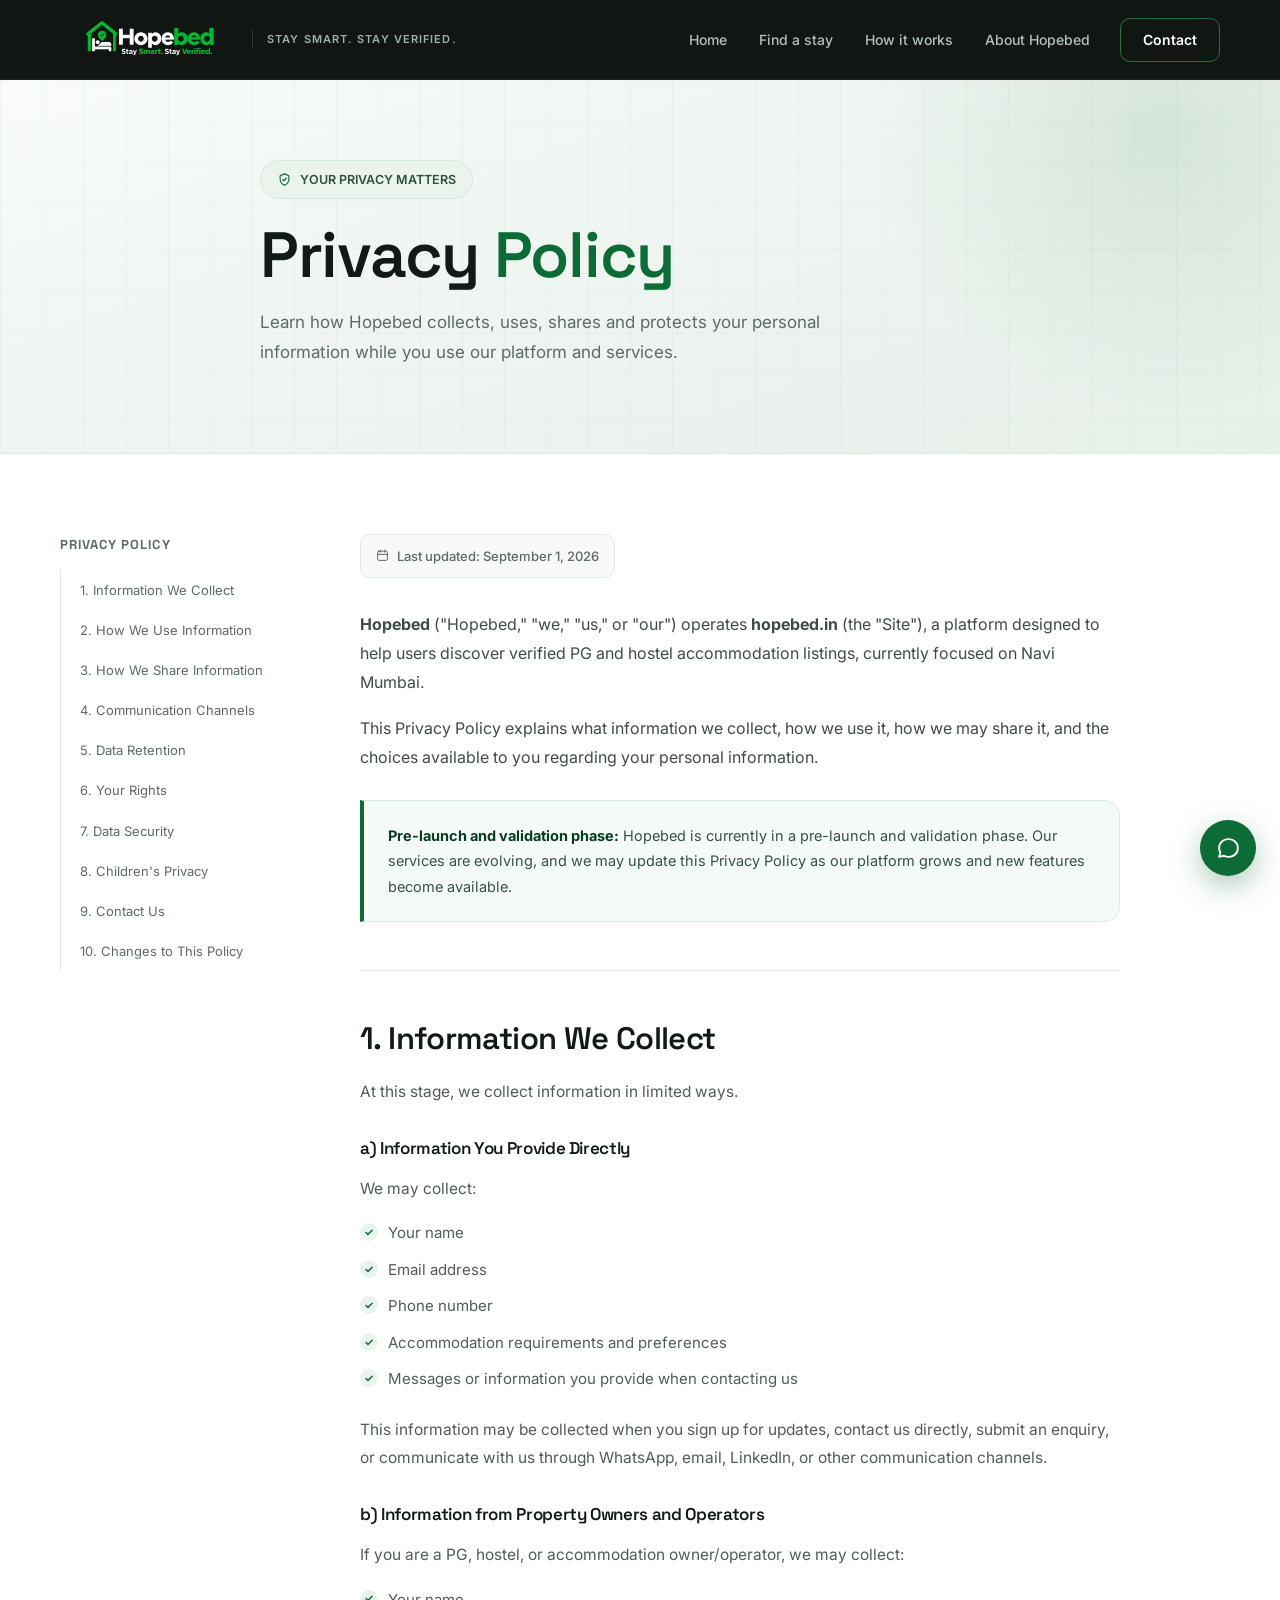
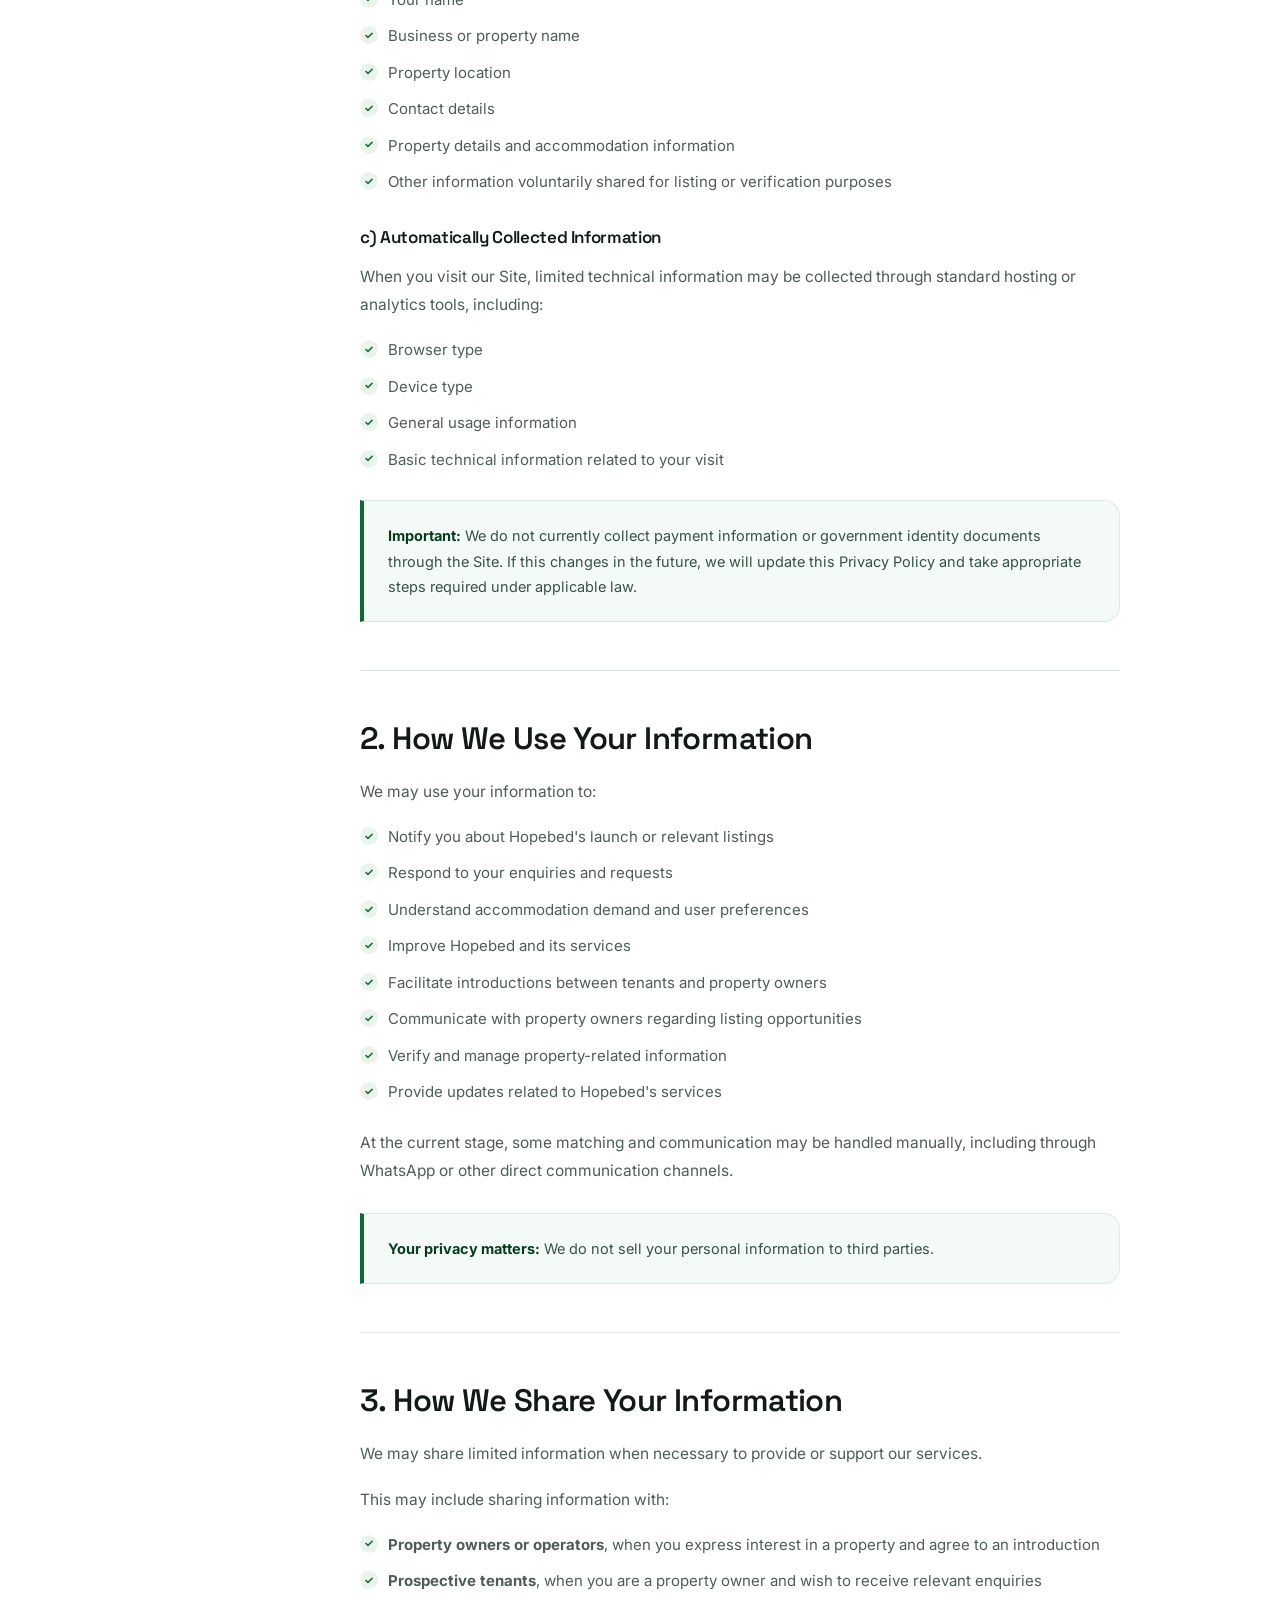
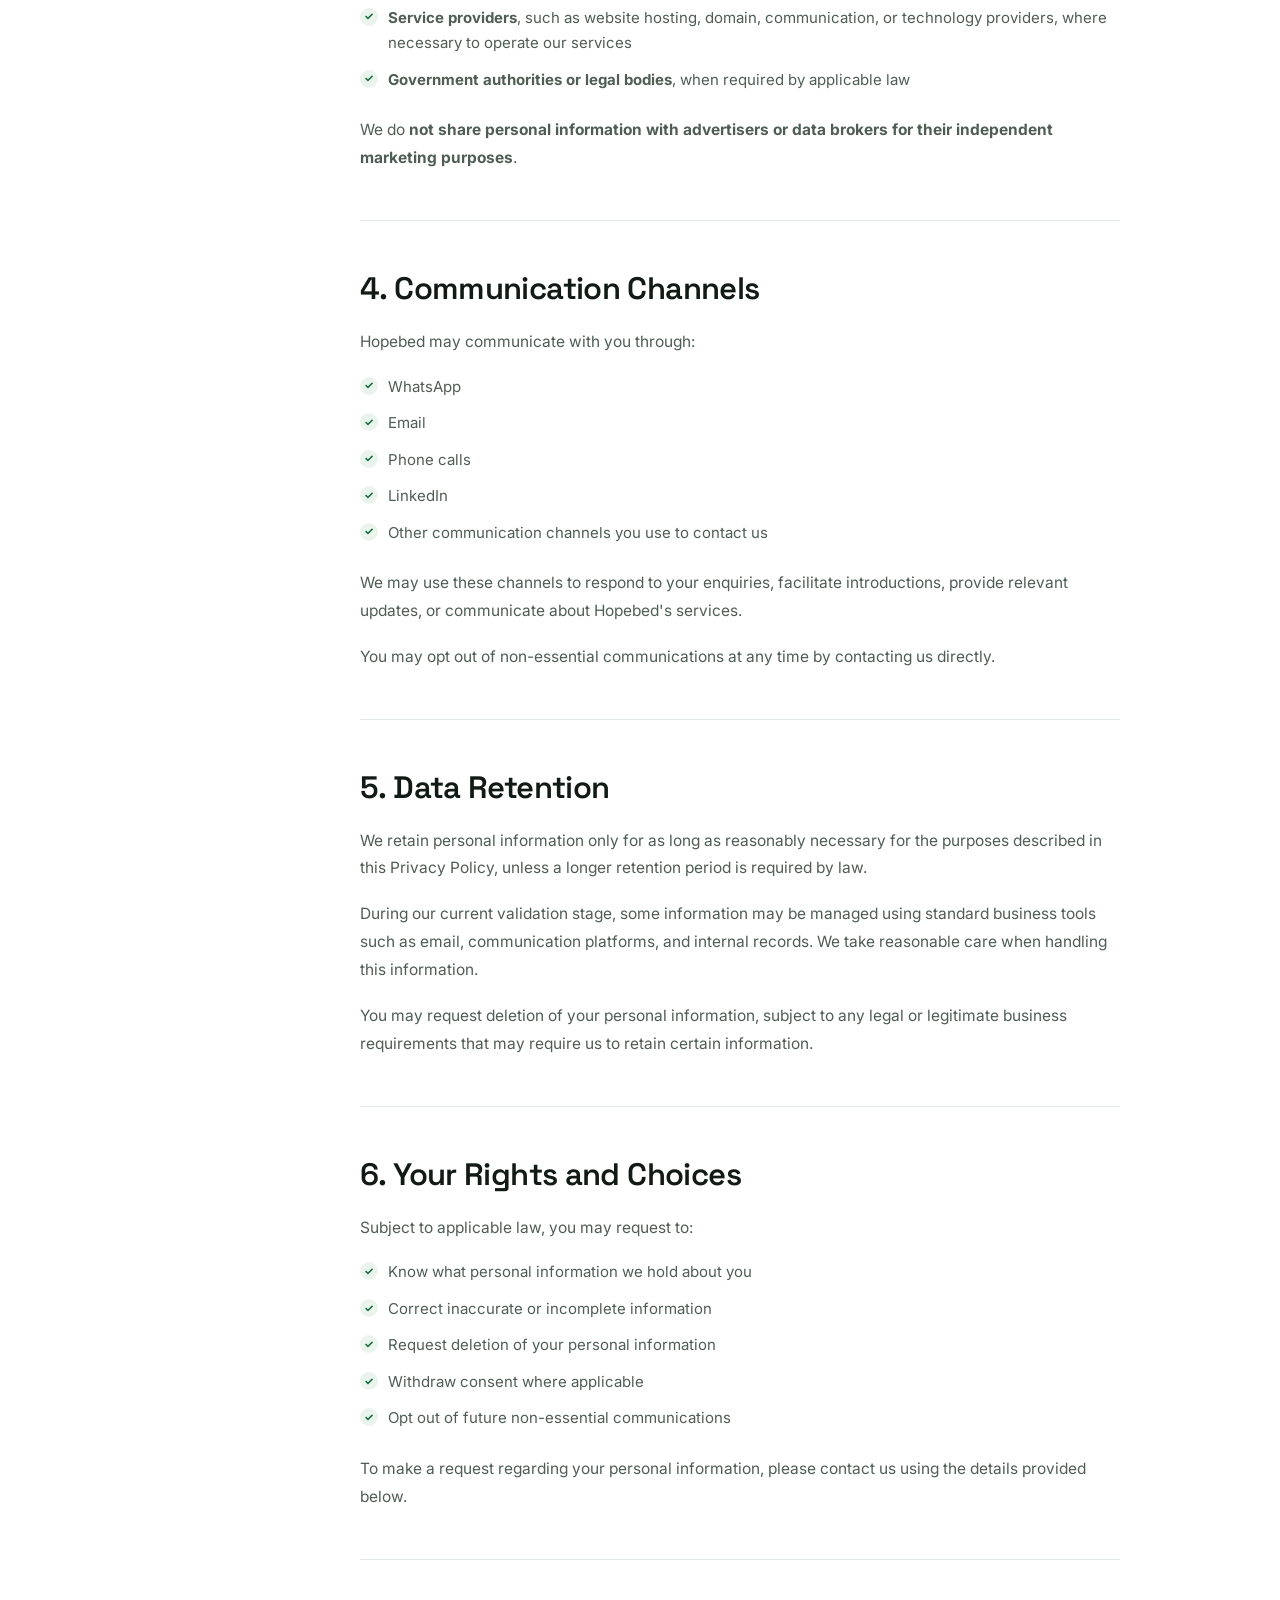
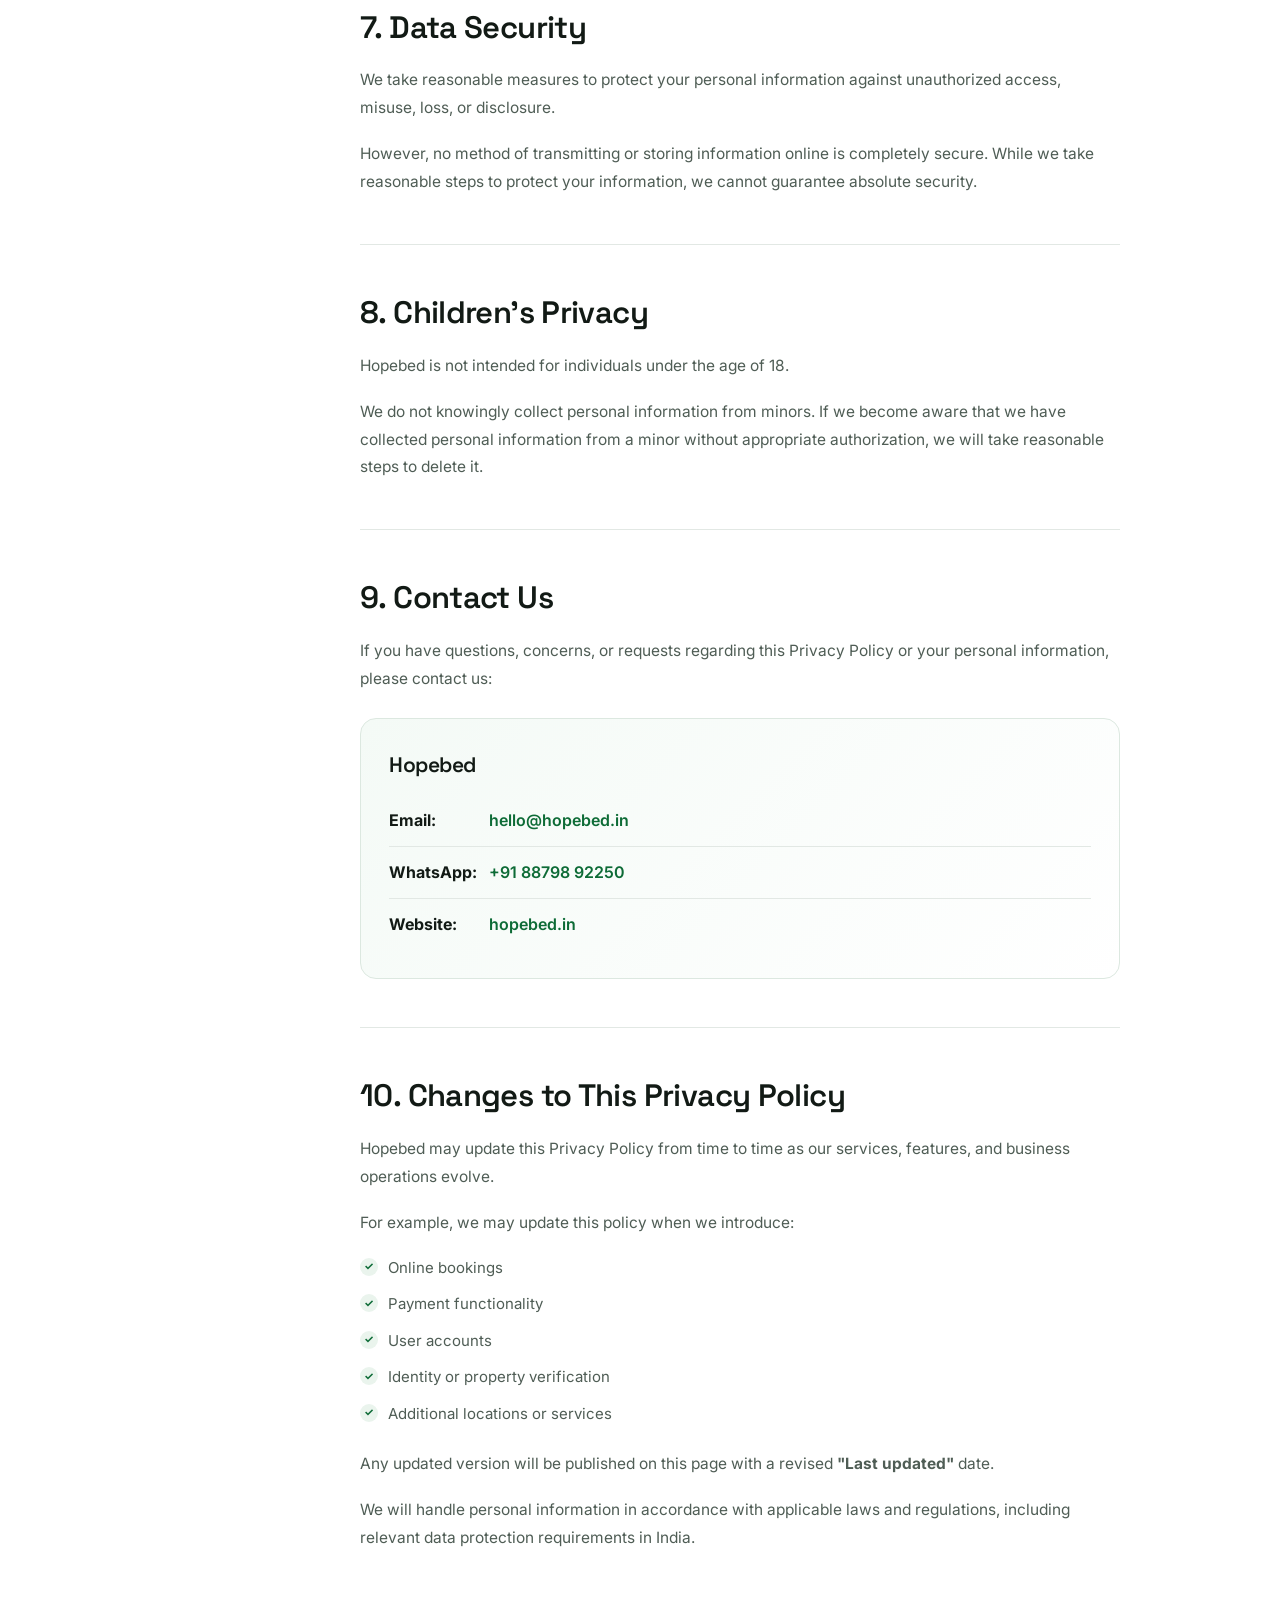
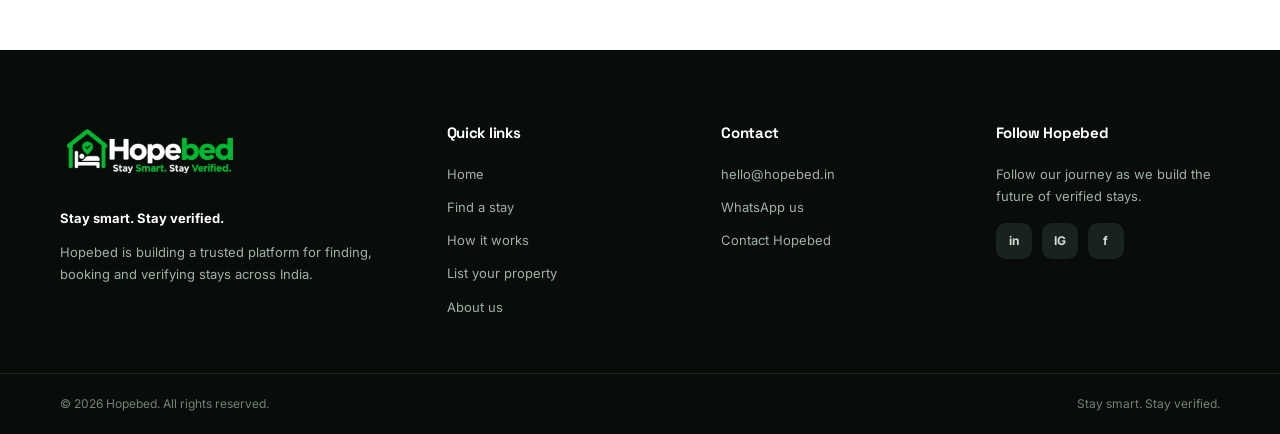
<file: privacy-policy.html>
<!DOCTYPE html>
<html lang="en-IN">
<head>
    <meta charset="UTF-8">
    <meta name="viewport" content="width=device-width, initial-scale=1.0">

    <meta name="theme-color" content="#0a5c2e">

    <title>Privacy Policy | Hopebed</title>

    <meta name="description"
        content="Read Hopebed's Privacy Policy and learn how we collect, use and protect your personal information.">

    <meta name="author" content="Hopebed">
    <meta name="robots" content="index, follow">

    <link rel="canonical" href="https://hopebed.in/privacy-policy.html">

    <link rel="icon" type="image/png" href="./assets/favicon.PNG">
    <link rel="apple-touch-icon" href="./assets/favicon.PNG">

    <!-- Fonts -->
    <link rel="preconnect" href="https://fonts.googleapis.com">
    <link rel="preconnect" href="https://fonts.gstatic.com" crossorigin>

    <link
        href="https://fonts.googleapis.com/css2?family=Space+Grotesk:wght@500;600;700&family=Inter:wght@400;500;600;700&display=swap"
        rel="stylesheet">

    <style>

        /* =====================================================
           ROOT
        ===================================================== */

        :root {
            --green: #0d6b36;
            --green-dark: #063d20;
            --green-light: #168447;
            --green-pale: #eaf4ed;
            --green-mist: #f4faf6;

            --dark: #080d0a;
            --dark-soft: #0e1511;

            --text: #121a15;
            --muted: #5c6b63;

            --line: #e2e8e4;
            --soft: #f6f9f7;

            --white: #ffffff;

            --shadow-sm: 0 2px 8px rgba(0, 0, 0, .05);
            --shadow-md: 0 12px 32px rgba(0, 0, 0, .08);
            --shadow-lg: 0 24px 56px rgba(0, 0, 0, .12);

            --radius-sm: 10px;
            --radius-md: 16px;
            --radius-lg: 24px;

            --font-display: "Space Grotesk", ui-sans-serif, system-ui, sans-serif;
            --font-body: "Inter", ui-sans-serif, system-ui, sans-serif;

            --transition: .25s cubic-bezier(.25, .46, .45, .94);
        }


        /* =====================================================
           RESET
        ===================================================== */

        * {
            box-sizing: border-box;
            margin: 0;
            padding: 0;
        }

        html {
            scroll-behavior: smooth;
            -webkit-font-smoothing: antialiased;
        }

        body {
            font-family: var(--font-body);
            color: var(--text);
            background: var(--white);
            line-height: 1.7;
            overflow-x: hidden;
        }

        body.menu-open {
            overflow: hidden;
        }

        a {
            text-decoration: none;
            color: inherit;
        }

        img {
            max-width: 100%;
            display: block;
        }

        h1,
        h2,
        h3,
        h4 {
            font-family: var(--font-display);
            letter-spacing: -0.02em;
        }

        .container {
            width: min(1160px, calc(100% - 64px));
            margin-inline: auto;
        }


        /* =====================================================
           ICON
        ===================================================== */

        .icon {
            width: 1em;
            height: 1em;

            stroke: currentColor;
            fill: none;

            stroke-width: 1.8;
            stroke-linecap: round;
            stroke-linejoin: round;

            flex-shrink: 0;
            display: block;
        }


        /* =====================================================
           NAVBAR
        ===================================================== */

        .nav {
            height: 80px;

            background: rgba(8, 13, 10, 0.96);
            backdrop-filter: blur(12px);

            color: white;

            position: sticky;
            top: 0;

            z-index: 1000;

            border-bottom: 1px solid rgba(255, 255, 255, .06);
        }

        .nav-inner {
            height: 100%;

            display: flex;
            align-items: center;
            justify-content: space-between;

            gap: 30px;
        }

        .brand {
            display: flex;
            align-items: center;

            flex-shrink: 0;

            gap: 12px;
        }

        .brand-logo {
            width: 180px;
            height: 52px;

            object-fit: contain;
            object-position: center;

            filter: brightness(1.1);
        }

        .brand-tagline {
            font-size: 11px;
            font-weight: 600;

            letter-spacing: .1em;
            text-transform: uppercase;

            color: #9fb0a7;

            padding-left: 14px;

            border-left: 1px solid rgba(255, 255, 255, .15);
        }


        /* Desktop Navigation */

        .desktop-nav {
            display: flex;
            align-items: center;

            gap: 32px;

            margin-left: auto;
        }

        .desktop-nav a {
            color: #b5c0ba;

            font-size: 14px;
            font-weight: 500;

            transition: var(--transition);

            position: relative;

            padding: 6px 0;
        }

        .desktop-nav a::after {
            content: '';

            position: absolute;

            bottom: 0;
            left: 0;
            right: 0;

            height: 2px;

            background: var(--green-light);

            border-radius: 2px;

            transform: scaleX(0);

            transition: transform var(--transition);
        }

        .desktop-nav a:hover,
        .desktop-nav a.active {
            color: white;
        }

        .desktop-nav a:hover::after,
        .desktop-nav a.active::after {
            transform: scaleX(1);
        }


        /* Navigation Action */

        .nav-actions {
            display: flex;
            align-items: center;

            gap: 14px;
        }

        .contact-btn {
            min-height: 44px;

            padding: 0 22px;

            display: inline-flex;
            align-items: center;
            justify-content: center;

            border: 1px solid rgba(60, 200, 110, .5);

            border-radius: var(--radius-sm);

            font-size: 14px;
            font-weight: 600;

            color: white;

            transition: var(--transition);
        }

        .contact-btn:hover {
            background: var(--green);

            border-color: var(--green);

            box-shadow: 0 6px 20px rgba(13, 107, 54, .4);
        }


        /* Mobile Button */

        .menu-btn {
            display: none;

            width: 44px;
            height: 44px;

            border: 0;

            background: transparent;

            color: white;

            cursor: pointer;

            align-items: center;
            justify-content: center;

            border-radius: var(--radius-sm);
        }

        .menu-btn .icon {
            width: 23px;
            height: 23px;
        }


        /* =====================================================
           MOBILE MENU
        ===================================================== */

        .mobile-menu-overlay {
            position: fixed;

            inset: 0;

            background: rgba(0, 0, 0, .65);

            backdrop-filter: blur(6px);

            opacity: 0;
            visibility: hidden;

            transition: var(--transition);

            z-index: 1998;
        }

        .mobile-menu-overlay.active {
            opacity: 1;
            visibility: visible;
        }

        .mobile-menu {
            position: fixed;

            top: 0;
            right: 0;

            width: min(400px, 90%);
            height: 100dvh;

            background: var(--dark);

            color: white;

            z-index: 2000;

            padding: 0 24px 24px;

            transform: translateX(100%);

            transition: .35s cubic-bezier(.22, .61, .36, 1);

            display: flex;
            flex-direction: column;
        }

        .mobile-menu.active {
            transform: translateX(0);
        }

        .mobile-menu-header {
            min-height: 76px;

            display: flex;
            align-items: center;
            justify-content: space-between;

            border-bottom: 1px solid #1e2b23;
        }

        .mobile-menu-logo {
            width: 160px;
            height: 46px;

            object-fit: contain;

            filter: brightness(1.1);
        }

        .mobile-menu-close {
            width: 40px;
            height: 40px;

            border: 0;
            border-radius: 50%;

            background: #18231d;

            color: white;

            cursor: pointer;

            display: flex;
            align-items: center;
            justify-content: center;
        }

        .mobile-menu-nav {
            display: flex;
            flex-direction: column;

            gap: 4px;

            padding: 20px 0;
        }

        .menu-link {
            min-height: 52px;

            display: flex;
            align-items: center;

            padding: 12px 16px;

            border-radius: 10px;

            font-size: 15px;
            font-weight: 500;
        }

        .menu-link:hover {
            background: #131f18;
        }

        .mobile-menu-actions {
            margin-top: auto;

            padding-top: 18px;

            border-top: 1px solid #1e2b23;
        }

        .menu-whatsapp {
            min-height: 52px;

            display: flex;
            align-items: center;
            justify-content: center;

            gap: 8px;

            border: 1px solid #3a4d42;

            border-radius: 10px;

            font-size: 14px;
            font-weight: 600;
        }


        /* =====================================================
           PRIVACY HERO
        ===================================================== */

        .privacy-hero {
            position: relative;

            overflow: hidden;

            background:
                linear-gradient(
                    160deg,
                    #f9fcf9 0%,
                    #f1f6f2 35%,
                    #e7efe9 100%
                );

            border-bottom: 1px solid var(--line);
        }

        .privacy-hero::before {
            content: '';

            position: absolute;

            width: 600px;
            height: 600px;

            right: -180px;
            top: -250px;

            border-radius: 50%;

            background:
                radial-gradient(
                    circle,
                    rgba(13, 107, 54, .11),
                    transparent 68%
                );
        }

        .privacy-grid {
            position: absolute;

            inset: 0;

            background-image:
                linear-gradient(
                    rgba(13, 107, 54, .035) 1px,
                    transparent 1px
                ),
                linear-gradient(
                    90deg,
                    rgba(13, 107, 54, .035) 1px,
                    transparent 1px
                );

            background-size: 42px 42px;

            pointer-events: none;
        }

        .privacy-hero-inner {
            position: relative;

            z-index: 2;

            padding: 80px 0 85px;

            max-width: 760px;
        }

        .policy-label {
            display: inline-flex;
            align-items: center;

            gap: 8px;

            padding: 8px 16px;

            background: var(--green-pale);

            border: 1px solid #d4e8db;

            border-radius: 30px;

            color: #2c533d;

            font-size: 12.5px;
            font-weight: 600;
        }

        .policy-label .icon {
            color: var(--green);

            width: 15px;
            height: 15px;
        }

        .privacy-hero h1 {
            margin: 22px 0 18px;

            font-size: clamp(42px, 6vw, 64px);

            line-height: 1.08;

            font-weight: 600;

            color: var(--text);
        }

        .privacy-hero h1 span {
            color: var(--green);
        }

        .privacy-hero p {
            max-width: 650px;

            font-size: 17px;

            line-height: 1.75;

            color: var(--muted);
        }


        /* =====================================================
           POLICY CONTENT
        ===================================================== */

        .policy-page {
            padding: 80px 0;
            background: var(--white);
        }

        .policy-layout {
            display: grid;

            grid-template-columns: 230px 1fr;

            gap: 70px;

            align-items: start;
        }


        /* Sidebar */

        .policy-sidebar {
            position: sticky;
            top: 110px;
        }

        .sidebar-title {
            font-family: var(--font-display);

            font-size: 13px;

            font-weight: 700;

            letter-spacing: .08em;

            text-transform: uppercase;

            color: var(--muted);

            margin-bottom: 14px;
        }

        .policy-sidebar nav {
            display: flex;
            flex-direction: column;

            border-left: 1px solid var(--line);
        }

        .policy-sidebar a {
            padding: 9px 0 9px 18px;

            font-size: 13px;

            color: var(--muted);

            border-left: 2px solid transparent;

            margin-left: -1px;

            transition: var(--transition);
        }

        .policy-sidebar a:hover {
            color: var(--green);

            border-left-color: var(--green);
        }


        /* Main Content */

        .policy-content {
            max-width: 760px;
        }

        .policy-updated {
            display: inline-flex;
            align-items: center;

            gap: 8px;

            margin-bottom: 32px;

            padding: 10px 15px;

            background: var(--soft);

            border: 1px solid var(--line);

            border-radius: 10px;

            color: var(--muted);

            font-size: 13px;
            font-weight: 500;
        }

        .policy-intro {
            font-size: 16px;

            color: #3f4c45;

            line-height: 1.8;
        }

        .policy-intro p {
            margin-bottom: 18px;
        }


        /* Notice */

        .policy-notice {
            margin: 28px 0 10px;

            padding: 22px 24px;

            background: var(--green-mist);

            border: 1px solid #dcebe1;

            border-left: 4px solid var(--green);

            border-radius: 0 var(--radius-md) var(--radius-md) 0;

            color: #385244;

            font-size: 14.5px;

            line-height: 1.75;
        }

        .policy-notice strong {
            color: var(--green-dark);
        }


        /* Policy Sections */

        .policy-section {
            padding-top: 48px;

            margin-top: 48px;

            border-top: 1px solid var(--line);

            scroll-margin-top: 110px;
        }

        .policy-section h2 {
            font-size: clamp(25px, 3vw, 31px);

            font-weight: 600;

            color: var(--text);

            line-height: 1.25;

            margin-bottom: 20px;
        }

        .policy-section h3 {
            font-size: 17px;

            font-weight: 600;

            color: var(--text);

            margin: 28px 0 12px;
        }

        .policy-section p {
            color: #4f5d55;

            margin-bottom: 18px;

            font-size: 15.5px;

            line-height: 1.8;
        }


        /* Lists */

        .policy-section ul {
            list-style: none;

            margin: 18px 0 24px;
        }

        .policy-section li {
            position: relative;

            padding-left: 28px;

            margin-bottom: 11px;

            color: #4f5d55;

            font-size: 15px;
        }

        .policy-section li::before {
            content: "✓";

            position: absolute;

            left: 0;
            top: 3px;

            width: 18px;
            height: 18px;

            display: flex;
            align-items: center;
            justify-content: center;

            border-radius: 50%;

            background: var(--green-pale);

            color: var(--green);

            font-size: 11px;

            font-weight: 700;
        }


        /* Contact Card */

        .contact-card {
            margin-top: 25px;

            padding: 28px;

            background:
                linear-gradient(
                    135deg,
                    #f4faf6,
                    #ffffff
                );

            border: 1px solid #dce8e0;

            border-radius: var(--radius-md);
        }

        .contact-card h3 {
            margin-top: 0;

            font-size: 21px;
        }

        .contact-row {
            display: flex;

            gap: 10px;

            padding: 12px 0;

            border-bottom: 1px solid var(--line);
        }

        .contact-row:last-child {
            border-bottom: none;
        }

        .contact-row strong {
            min-width: 90px;

            color: var(--text);
        }

        .contact-row a {
            color: var(--green);

            font-weight: 600;
        }

        .contact-row a:hover {
            text-decoration: underline;
        }


        /* =====================================================
           WHATSAPP FLOATING BUTTON
        ===================================================== */

        .whatsapp {
            position: fixed;

            right: 24px;
            bottom: 24px;

            width: 56px;
            height: 56px;

            border-radius: 50%;

            background: #0d6b36;

            color: white;

            display: flex;
            align-items: center;
            justify-content: center;

            box-shadow:
                0 10px 30px rgba(13, 107, 54, .35);

            z-index: 500;

            transition: var(--transition);
        }

        .whatsapp:hover {
            transform: translateY(-3px);

            background: #168447;
        }

        .whatsapp .icon {
            width: 25px;
            height: 25px;
        }


        /* =====================================================
           FOOTER
        ===================================================== */

        .footer {
            background: var(--dark);

            color: white;

            padding-top: 70px;
        }

        .footer-grid {
            display: grid;

            grid-template-columns: 1.5fr 1fr 1fr 1fr;

            gap: 50px;

            padding-bottom: 55px;
        }

        .footer-logo {
            width: 180px;

            margin-bottom: 20px;

            filter: brightness(1.1);
        }

        .footer-brand p {
            color: #9fb0a7;

            font-size: 13px;

            max-width: 320px;

            margin-bottom: 12px;

            line-height: 1.7;
        }

        .footer-brand strong {
            color: white;
        }

        .footer h3 {
            font-size: 15px;

            margin-bottom: 18px;

            color: white;
        }

        .footer-links {
            display: flex;
            flex-direction: column;

            gap: 11px;
        }

        .footer-links a {
            color: #9fb0a7;

            font-size: 13px;

            transition: var(--transition);
        }

        .footer-links a:hover {
            color: white;
        }

        .social-text {
            color: #9fb0a7;

            font-size: 13px;

            line-height: 1.7;

            margin-bottom: 16px;
        }

        .social-links {
            display: flex;

            gap: 10px;
        }

        .social-links a {
            width: 36px;
            height: 36px;

            display: flex;
            align-items: center;
            justify-content: center;

            border-radius: 10px;

            background: #18231d;

            color: #d4ddd7;

            font-size: 12px;
            font-weight: 700;

            transition: var(--transition);
        }

        .social-links a:hover {
            background: var(--green);
            color: white;
        }

        .footer-bottom {
            border-top: 1px solid #1b2820;

            padding: 20px 0;
        }

        .footer-bottom-inner {
            display: flex;

            justify-content: space-between;

            gap: 20px;

            color: #728078;

            font-size: 12px;
        }


        /* =====================================================
           RESPONSIVE
        ===================================================== */

        @media (max-width: 1050px) {

            .brand-tagline {
                display: none;
            }

            .desktop-nav {
                gap: 20px;
            }

            .policy-layout {
                grid-template-columns: 1fr;
                gap: 0;
            }

            .policy-sidebar {
                display: none;
            }

            .policy-content {
                max-width: 100%;
            }

            .footer-grid {
                grid-template-columns: 1.4fr 1fr 1fr;
            }

        }


        @media (max-width: 820px) {

            .nav {
                height: 70px;
            }

            .desktop-nav,
            .contact-btn {
                display: none;
            }

            .menu-btn {
                display: flex;
            }

            .brand-logo {
                width: 150px;
                height: 45px;
            }

            .privacy-hero-inner {
                padding: 65px 0 70px;
            }

            .privacy-hero h1 {
                font-size: 46px;
            }

            .policy-page {
                padding: 55px 0;
            }

            .footer-grid {
                grid-template-columns: 1fr 1fr;
                gap: 40px;
            }

        }


        @media (max-width: 600px) {

            .container {
                width: min(100% - 36px, 1160px);
            }

            .privacy-hero-inner {
                padding: 52px 0 58px;
            }

            .privacy-hero h1 {
                font-size: 38px;
            }

            .privacy-hero p {
                font-size: 15px;
            }

            .policy-page {
                padding: 42px 0 55px;
            }

            .policy-section {
                padding-top: 35px;
                margin-top: 35px;
            }

            .policy-section h2 {
                font-size: 24px;
            }

            .policy-section p,
            .policy-intro {
                font-size: 14.5px;
            }

            .policy-section li {
                font-size: 14px;
            }

            .policy-notice {
                padding: 18px;
            }

            .contact-card {
                padding: 20px;
            }

            .contact-row {
                flex-direction: column;
                gap: 4px;
            }

            .footer {
                padding-top: 50px;
            }

            .footer-grid {
                grid-template-columns: 1fr;
                gap: 35px;
            }

            .footer-bottom-inner {
                flex-direction: column;
                text-align: center;
            }

            .whatsapp {
                width: 52px;
                height: 52px;

                right: 18px;
                bottom: 18px;
            }

        }

    </style>
</head>


<body>


    <!-- =====================================================
         SVG ICONS
    ===================================================== -->

    <svg width="0" height="0" style="position:absolute">

        <symbol id="i-menu" viewBox="0 0 24 24">
            <line x1="4" y1="7" x2="20" y2="7"></line>
            <line x1="4" y1="12" x2="20" y2="12"></line>
            <line x1="4" y1="17" x2="20" y2="17"></line>
        </symbol>

        <symbol id="i-close" viewBox="0 0 24 24">
            <line x1="6" y1="6" x2="18" y2="18"></line>
            <line x1="18" y1="6" x2="6" y2="18"></line>
        </symbol>

        <symbol id="i-shield" viewBox="0 0 24 24">
            <path d="M12 3l7 3v5c0 5-3.5 8.5-7 10-3.5-1.5-7-5-7-10V6l7-3z"></path>
            <path d="M9 12l2 2 4-4"></path>
        </symbol>

        <symbol id="i-calendar" viewBox="0 0 24 24">
            <rect x="3" y="4" width="18" height="17" rx="2"></rect>
            <line x1="8" y1="2" x2="8" y2="6"></line>
            <line x1="16" y1="2" x2="16" y2="6"></line>
            <line x1="3" y1="10" x2="21" y2="10"></line>
        </symbol>

        <symbol id="i-chat" viewBox="0 0 24 24">
            <path d="M21 11.5a8.4 8.4 0 0 1-9 8.5 9.5 9.5 0 0 1-4.3-1L3 20l1.2-4.2A8 8 0 0 1 3 11.5 8.5 8.5 0 0 1 12 3a8.5 8.5 0 0 1 9 8.5z"></path>
        </symbol>

    </svg>


    <!-- =====================================================
         NAVBAR
    ===================================================== -->

    <header class="nav">

        <div class="container nav-inner">

            <a href="index.html" class="brand">

                <img
                    src="./assets/Logo_with_background.PNG"
                    alt="Hopebed - Stay Smart. Stay Verified."
                    class="brand-logo"
                >

                <span class="brand-tagline">
                    Stay Smart. Stay Verified.
                </span>

            </a>


            <nav class="desktop-nav">

                <a href="index.html">Home</a>

                <a href="find-stay.html">Find a stay</a>

                <a href="how-it-works.html">How it works</a>

                <a href="about.html">About Hopebed</a>

            </nav>


            <div class="nav-actions">

                <a href="contact.html" class="contact-btn">
                    Contact
                </a>


                <button
                    class="menu-btn"
                    id="menuBtn"
                    aria-label="Open menu"
                    aria-expanded="false"
                >

                    <svg class="icon">
                        <use href="#i-menu"></use>
                    </svg>

                </button>

            </div>

        </div>

    </header>



    <!-- =====================================================
         MOBILE MENU
    ===================================================== -->

    <div class="mobile-menu-overlay" id="menuOverlay"></div>


    <aside class="mobile-menu" id="mobileMenu">

        <div class="mobile-menu-header">

            <img
                src="./assets/Logo_with_background.PNG"
                alt="Hopebed"
                class="mobile-menu-logo"
            >


            <button
                class="mobile-menu-close"
                id="menuClose"
                aria-label="Close menu"
            >

                <svg class="icon">
                    <use href="#i-close"></use>
                </svg>

            </button>

        </div>


        <nav class="mobile-menu-nav">

            <a href="index.html" class="menu-link">
                Home
            </a>

            <a href="find-stay.html" class="menu-link">
                Find a stay
            </a>

            <a href="index.html#list" class="menu-link">
                List your property
            </a>

            <a href="index.html#how" class="menu-link">
                How it works
            </a>

            <a href="index.html#about" class="menu-link">
                About Hopebed
            </a>

            <a href="contact.html" class="menu-link">
                Contact
            </a>

        </nav>


        <div class="mobile-menu-actions">

            <a
                href="https://wa.me/918879892250?text=Hi%20Hopebed%2C%20I'd%20like%20to%20know%20more."
                target="_blank"
                rel="noopener"
                class="menu-whatsapp"
            >

                <svg class="icon">
                    <use href="#i-chat"></use>
                </svg>

                Chat on WhatsApp

            </a>

        </div>

    </aside>



    <!-- =====================================================
         PRIVACY HERO
    ===================================================== -->

    <section class="privacy-hero">

        <div class="privacy-grid"></div>

        <div class="container privacy-hero-inner">

            <div class="policy-label">

                <svg class="icon">
                    <use href="#i-shield"></use>
                </svg>

                YOUR PRIVACY MATTERS

            </div>


            <h1>
                Privacy <span>Policy</span>
            </h1>


            <p>
                Learn how Hopebed collects, uses, shares and protects
                your personal information while you use our platform
                and services.
            </p>

        </div>

    </section>



    <!-- =====================================================
         PRIVACY POLICY
    ===================================================== -->

    <main class="policy-page">

        <div class="container policy-layout">


            <!-- Sidebar -->

            <aside class="policy-sidebar">

                <div class="sidebar-title">
                    Privacy Policy
                </div>


                <nav>

                    <a href="#information">
                        1. Information We Collect
                    </a>

                    <a href="#use">
                        2. How We Use Information
                    </a>

                    <a href="#sharing">
                        3. How We Share Information
                    </a>

                    <a href="#communication">
                        4. Communication Channels
                    </a>

                    <a href="#retention">
                        5. Data Retention
                    </a>

                    <a href="#rights">
                        6. Your Rights
                    </a>

                    <a href="#security">
                        7. Data Security
                    </a>

                    <a href="#children">
                        8. Children's Privacy
                    </a>

                    <a href="#contact">
                        9. Contact Us
                    </a>

                    <a href="#changes">
                        10. Changes to This Policy
                    </a>

                </nav>

            </aside>



            <!-- Main Content -->

            <article class="policy-content">


                <div class="policy-updated">

                    <svg class="icon">
                        <use href="#i-calendar"></use>
                    </svg>

                    Last updated: September 1, 2026

                </div>



                <!-- Introduction -->

                <div class="policy-intro">

                    <p>
                        <strong>Hopebed</strong> ("Hopebed," "we," "us," or "our")
                        operates <strong>hopebed.in</strong> (the "Site"), a platform
                        designed to help users discover verified PG and hostel
                        accommodation listings, currently focused on Navi Mumbai.
                    </p>


                    <p>
                        This Privacy Policy explains what information we collect,
                        how we use it, how we may share it, and the choices available
                        to you regarding your personal information.
                    </p>


                    <div class="policy-notice">

                        <strong>Pre-launch and validation phase:</strong>

                        Hopebed is currently in a pre-launch and validation phase.
                        Our services are evolving, and we may update this Privacy
                        Policy as our platform grows and new features become available.

                    </div>

                </div>



                <!-- 1 -->

                <section class="policy-section" id="information">

                    <h2>1. Information We Collect</h2>

                    <p>
                        At this stage, we collect information in limited ways.
                    </p>


                    <h3>a) Information You Provide Directly</h3>

                    <p>We may collect:</p>

                    <ul>
                        <li>Your name</li>
                        <li>Email address</li>
                        <li>Phone number</li>
                        <li>Accommodation requirements and preferences</li>
                        <li>Messages or information you provide when contacting us</li>
                    </ul>


                    <p>
                        This information may be collected when you sign up for
                        updates, contact us directly, submit an enquiry, or
                        communicate with us through WhatsApp, email, LinkedIn,
                        or other communication channels.
                    </p>



                    <h3>b) Information from Property Owners and Operators</h3>

                    <p>
                        If you are a PG, hostel, or accommodation owner/operator,
                        we may collect:
                    </p>

                    <ul>
                        <li>Your name</li>
                        <li>Business or property name</li>
                        <li>Property location</li>
                        <li>Contact details</li>
                        <li>Property details and accommodation information</li>
                        <li>
                            Other information voluntarily shared for listing
                            or verification purposes
                        </li>
                    </ul>



                    <h3>c) Automatically Collected Information</h3>

                    <p>
                        When you visit our Site, limited technical information
                        may be collected through standard hosting or analytics
                        tools, including:
                    </p>

                    <ul>
                        <li>Browser type</li>
                        <li>Device type</li>
                        <li>General usage information</li>
                        <li>Basic technical information related to your visit</li>
                    </ul>


                    <div class="policy-notice">

                        <strong>Important:</strong>

                        We do not currently collect payment information or
                        government identity documents through the Site. If this
                        changes in the future, we will update this Privacy Policy
                        and take appropriate steps required under applicable law.

                    </div>

                </section>



                <!-- 2 -->

                <section class="policy-section" id="use">

                    <h2>2. How We Use Your Information</h2>

                    <p>We may use your information to:</p>

                    <ul>
                        <li>
                            Notify you about Hopebed's launch or relevant listings
                        </li>

                        <li>
                            Respond to your enquiries and requests
                        </li>

                        <li>
                            Understand accommodation demand and user preferences
                        </li>

                        <li>
                            Improve Hopebed and its services
                        </li>

                        <li>
                            Facilitate introductions between tenants and property owners
                        </li>

                        <li>
                            Communicate with property owners regarding listing opportunities
                        </li>

                        <li>
                            Verify and manage property-related information
                        </li>

                        <li>
                            Provide updates related to Hopebed's services
                        </li>
                    </ul>


                    <p>
                        At the current stage, some matching and communication may
                        be handled manually, including through WhatsApp or other
                        direct communication channels.
                    </p>


                    <div class="policy-notice">

                        <strong>Your privacy matters:</strong>

                        We do not sell your personal information to third parties.

                    </div>

                </section>



                <!-- 3 -->

                <section class="policy-section" id="sharing">

                    <h2>3. How We Share Your Information</h2>

                    <p>
                        We may share limited information when necessary to
                        provide or support our services.
                    </p>

                    <p>This may include sharing information with:</p>


                    <ul>

                        <li>
                            <strong>Property owners or operators</strong>,
                            when you express interest in a property and agree
                            to an introduction
                        </li>

                        <li>
                            <strong>Prospective tenants</strong>,
                            when you are a property owner and wish to receive
                            relevant enquiries
                        </li>

                        <li>
                            <strong>Service providers</strong>,
                            such as website hosting, domain, communication,
                            or technology providers, where necessary to
                            operate our services
                        </li>

                        <li>
                            <strong>Government authorities or legal bodies</strong>,
                            when required by applicable law
                        </li>

                    </ul>


                    <p>
                        We do <strong>not share personal information with
                        advertisers or data brokers for their independent
                        marketing purposes</strong>.
                    </p>

                </section>



                <!-- 4 -->

                <section class="policy-section" id="communication">

                    <h2>4. Communication Channels</h2>

                    <p>
                        Hopebed may communicate with you through:
                    </p>

                    <ul>
                        <li>WhatsApp</li>
                        <li>Email</li>
                        <li>Phone calls</li>
                        <li>LinkedIn</li>
                        <li>Other communication channels you use to contact us</li>
                    </ul>


                    <p>
                        We may use these channels to respond to your enquiries,
                        facilitate introductions, provide relevant updates, or
                        communicate about Hopebed's services.
                    </p>


                    <p>
                        You may opt out of non-essential communications at any
                        time by contacting us directly.
                    </p>

                </section>



                <!-- 5 -->

                <section class="policy-section" id="retention">

                    <h2>5. Data Retention</h2>

                    <p>
                        We retain personal information only for as long as
                        reasonably necessary for the purposes described in this
                        Privacy Policy, unless a longer retention period is
                        required by law.
                    </p>


                    <p>
                        During our current validation stage, some information may
                        be managed using standard business tools such as email,
                        communication platforms, and internal records. We take
                        reasonable care when handling this information.
                    </p>


                    <p>
                        You may request deletion of your personal information,
                        subject to any legal or legitimate business requirements
                        that may require us to retain certain information.
                    </p>

                </section>



                <!-- 6 -->

                <section class="policy-section" id="rights">

                    <h2>6. Your Rights and Choices</h2>

                    <p>
                        Subject to applicable law, you may request to:
                    </p>

                    <ul>
                        <li>
                            Know what personal information we hold about you
                        </li>

                        <li>
                            Correct inaccurate or incomplete information
                        </li>

                        <li>
                            Request deletion of your personal information
                        </li>

                        <li>
                            Withdraw consent where applicable
                        </li>

                        <li>
                            Opt out of future non-essential communications
                        </li>
                    </ul>


                    <p>
                        To make a request regarding your personal information,
                        please contact us using the details provided below.
                    </p>

                </section>



                <!-- 7 -->

                <section class="policy-section" id="security">

                    <h2>7. Data Security</h2>

                    <p>
                        We take reasonable measures to protect your personal
                        information against unauthorized access, misuse, loss,
                        or disclosure.
                    </p>


                    <p>
                        However, no method of transmitting or storing information
                        online is completely secure. While we take reasonable
                        steps to protect your information, we cannot guarantee
                        absolute security.
                    </p>

                </section>



                <!-- 8 -->

                <section class="policy-section" id="children">

                    <h2>8. Children's Privacy</h2>

                    <p>
                        Hopebed is not intended for individuals under the age
                        of 18.
                    </p>


                    <p>
                        We do not knowingly collect personal information from
                        minors. If we become aware that we have collected personal
                        information from a minor without appropriate authorization,
                        we will take reasonable steps to delete it.
                    </p>

                </section>



                <!-- 9 -->

                <section class="policy-section" id="contact">

                    <h2>9. Contact Us</h2>

                    <p>
                        If you have questions, concerns, or requests regarding
                        this Privacy Policy or your personal information,
                        please contact us:
                    </p>


                    <div class="contact-card">

                        <h3>Hopebed</h3>


                        <div class="contact-row">

                            <strong>Email:</strong>

                            <a href="mailto:hello@hopebed.in">
                                hello@hopebed.in
                            </a>

                        </div>


                        <div class="contact-row">

                            <strong>WhatsApp:</strong>

                            <a
                                href="https://wa.me/918879892250"
                                target="_blank"
                                rel="noopener"
                            >
                                +91 88798 92250
                            </a>

                        </div>


                        <div class="contact-row">

                            <strong>Website:</strong>

                            <a href="https://hopebed.in">
                                hopebed.in
                            </a>

                        </div>

                    </div>

                </section>



                <!-- 10 -->

                <section class="policy-section" id="changes">

                    <h2>10. Changes to This Privacy Policy</h2>

                    <p>
                        Hopebed may update this Privacy Policy from time to time
                        as our services, features, and business operations evolve.
                    </p>


                    <p>
                        For example, we may update this policy when we introduce:
                    </p>

                    <ul>
                        <li>Online bookings</li>
                        <li>Payment functionality</li>
                        <li>User accounts</li>
                        <li>Identity or property verification</li>
                        <li>Additional locations or services</li>
                    </ul>


                    <p>
                        Any updated version will be published on this page with
                        a revised <strong>"Last updated"</strong> date.
                    </p>


                    <p>
                        We will handle personal information in accordance with
                        applicable laws and regulations, including relevant data
                        protection requirements in India.
                    </p>

                </section>


            </article>

        </div>

    </main>



    <!-- =====================================================
         FLOATING WHATSAPP
    ===================================================== -->

    <a
        href="https://wa.me/918879892250?text=Hi%20Hopebed%2C%20I%20have%20a%20question%20about%20your%20Privacy%20Policy."
        class="whatsapp"
        target="_blank"
        rel="noopener"
        aria-label="Chat with Hopebed on WhatsApp"
    >

        <svg class="icon">
            <use href="#i-chat"></use>
        </svg>

    </a>



    <!-- =====================================================
         FOOTER
    ===================================================== -->

    <footer class="footer">

        <div class="container footer-grid">


            <!-- Brand -->

            <div class="footer-brand">

                <img
                    src="./assets/Logo_with_background.PNG"
                    alt="Hopebed"
                    class="footer-logo"
                >


                <p>
                    <strong>Stay smart. Stay verified.</strong>
                </p>


                <p>
                    Hopebed is building a trusted platform for finding,
                    booking and verifying stays across India.
                </p>

            </div>



            <!-- Quick Links -->

            <div>

                <h3>Quick links</h3>

                <div class="footer-links">

                    <a href="index.html">
                        Home
                    </a>

                    <a href="find-stay.html">
                        Find a stay
                    </a>

                    <a href="index.html#how">
                        How it works
                    </a>

                    <a href="index.html#list">
                        List your property
                    </a>

                    <a href="index.html#about">
                        About us
                    </a>

                </div>

            </div>



            <!-- Contact -->

            <div>

                <h3>Contact</h3>

                <div class="footer-links">

                    <a href="mailto:hello@hopebed.in">
                        hello@hopebed.in
                    </a>

                    <a
                        href="https://wa.me/918879892250"
                        target="_blank"
                        rel="noopener"
                    >
                        WhatsApp us
                    </a>

                    <a href="contact.html">
                        Contact Hopebed
                    </a>

                </div>

            </div>



            <!-- Social -->

            <div>

                <h3>Follow Hopebed</h3>

                <p class="social-text">
                    Follow our journey as we build the future of verified stays.
                </p>


                <div class="social-links">

                    <a
                        href="https://www.linkedin.com/company/hopabed"
                        target="_blank"
                        rel="noopener"
                        aria-label="LinkedIn"
                    >
                        in
                    </a>


                    <a
                        href="https://www.instagram.com/hopebed.in"
                        target="_blank"
                        rel="noopener"
                        aria-label="Instagram"
                    >
                        IG
                    </a>


                    <a
                        href="#"
                        aria-label="Facebook"
                    >
                        f
                    </a>

                </div>

            </div>


        </div>



        <!-- Footer Bottom -->

        <div class="footer-bottom">

            <div class="container footer-bottom-inner">

                <div>
                    © 2026 Hopebed. All rights reserved.
                </div>


                <div>
                    Stay smart. Stay verified.
                </div>

            </div>

        </div>

    </footer>



    <!-- =====================================================
         JAVASCRIPT
    ===================================================== -->

    <script>

        document.addEventListener("DOMContentLoaded", function () {

            const menuBtn =
                document.getElementById("menuBtn");

            const mobileMenu =
                document.getElementById("mobileMenu");

            const menuClose =
                document.getElementById("menuClose");

            const menuOverlay =
                document.getElementById("menuOverlay");


            function openMenu() {

                mobileMenu.classList.add("active");

                menuOverlay.classList.add("active");

                document.body.classList.add("menu-open");

                menuBtn.setAttribute(
                    "aria-expanded",
                    "true"
                );

            }


            function closeMenu() {

                mobileMenu.classList.remove("active");

                menuOverlay.classList.remove("active");

                document.body.classList.remove("menu-open");

                menuBtn.setAttribute(
                    "aria-expanded",
                    "false"
                );

            }


            menuBtn.addEventListener(
                "click",
                openMenu
            );


            menuClose.addEventListener(
                "click",
                closeMenu
            );


            menuOverlay.addEventListener(
                "click",
                closeMenu
            );


            document
                .querySelectorAll(".menu-link")
                .forEach(function (link) {

                    link.addEventListener(
                        "click",
                        closeMenu
                    );

                });


            document.addEventListener(
                "keydown",
                function (event) {

                    if (
                        event.key === "Escape" &&
                        mobileMenu.classList.contains("active")
                    ) {
                        closeMenu();
                    }

                }
            );

        });

    </script>


</body>
</html>
</file>
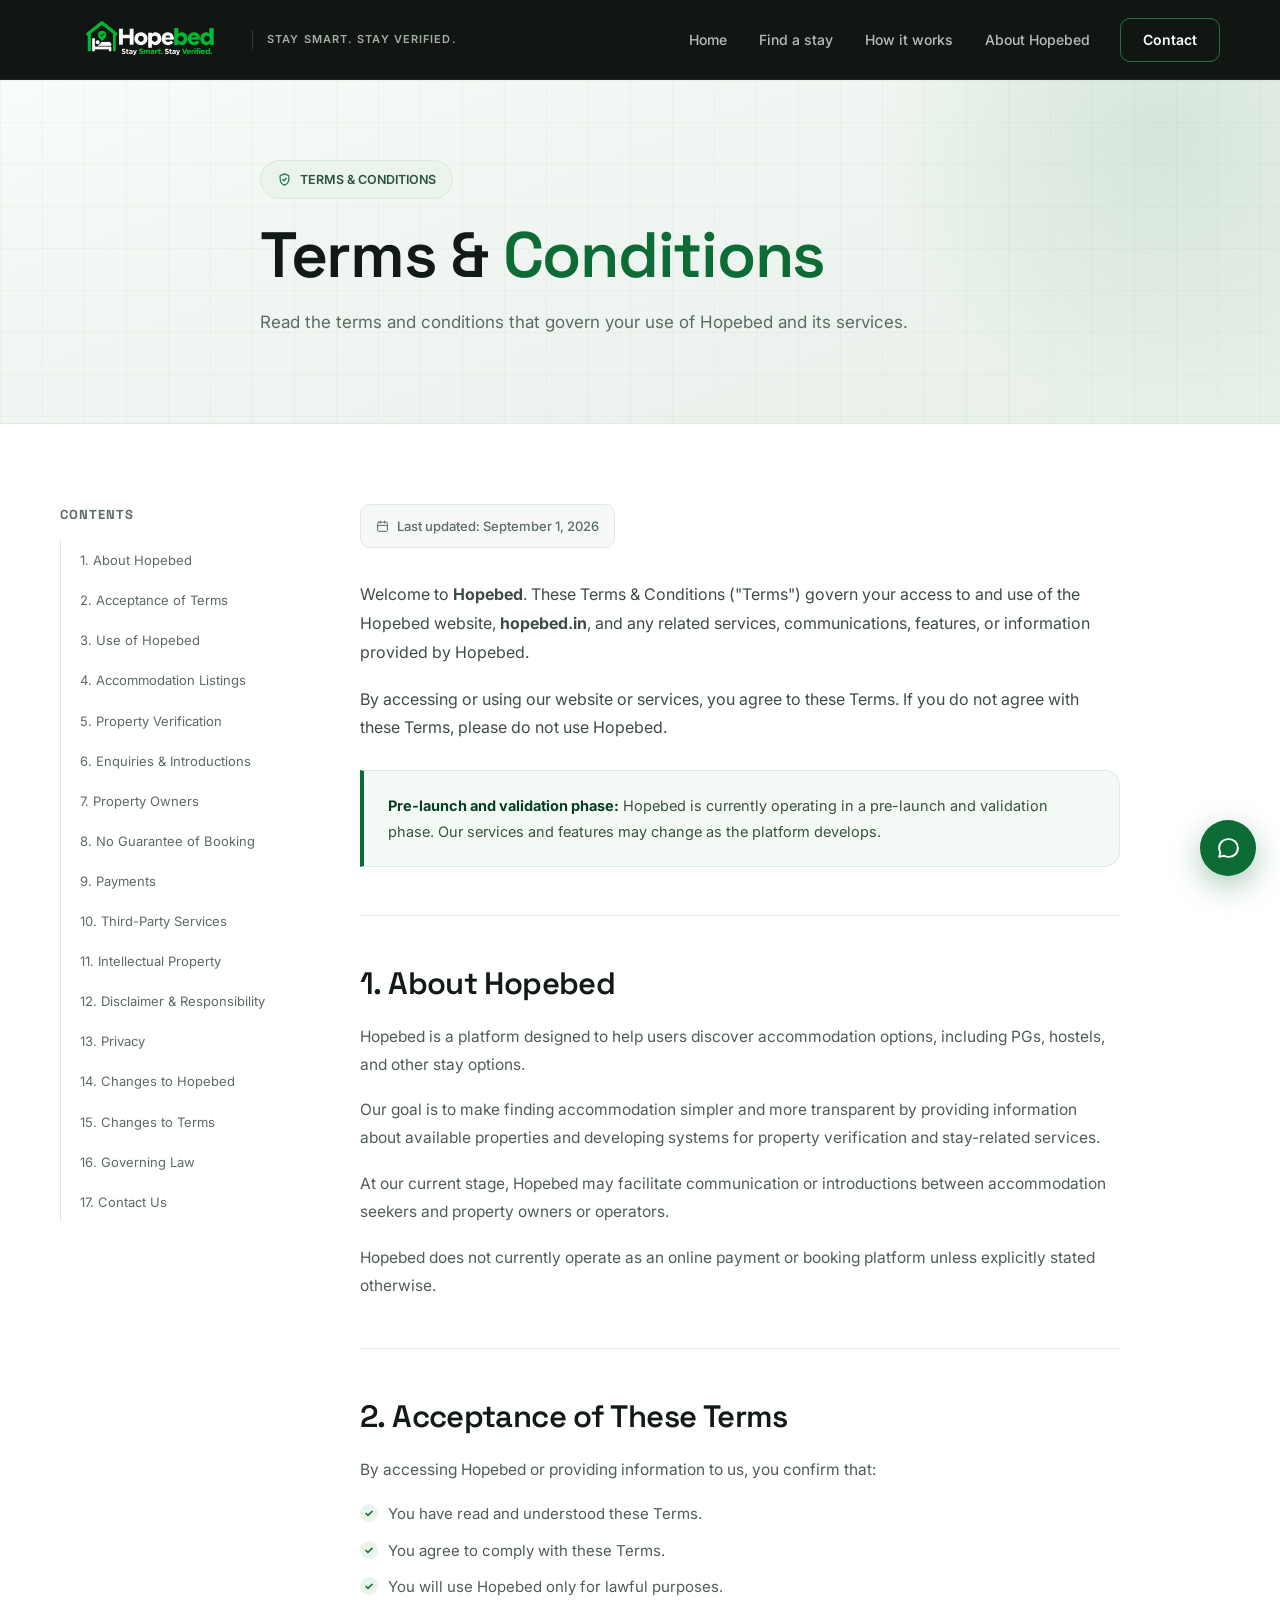
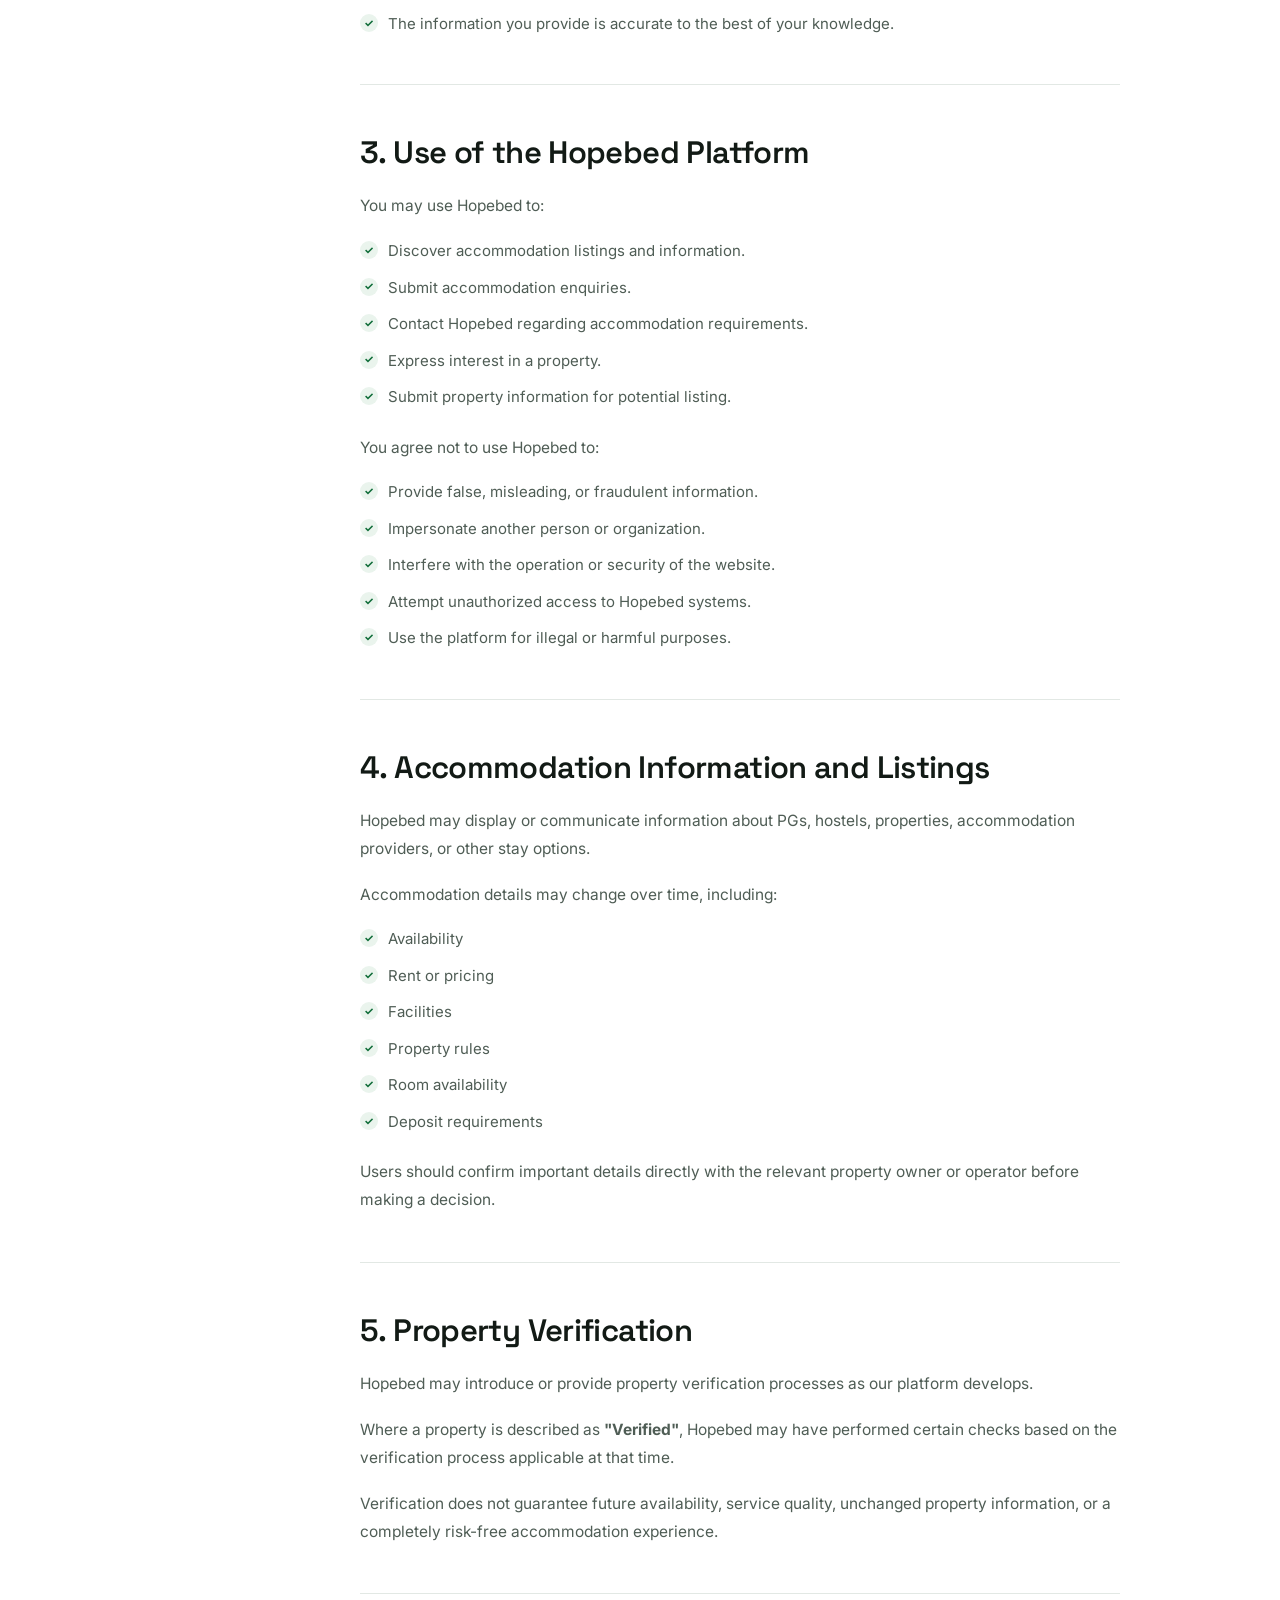
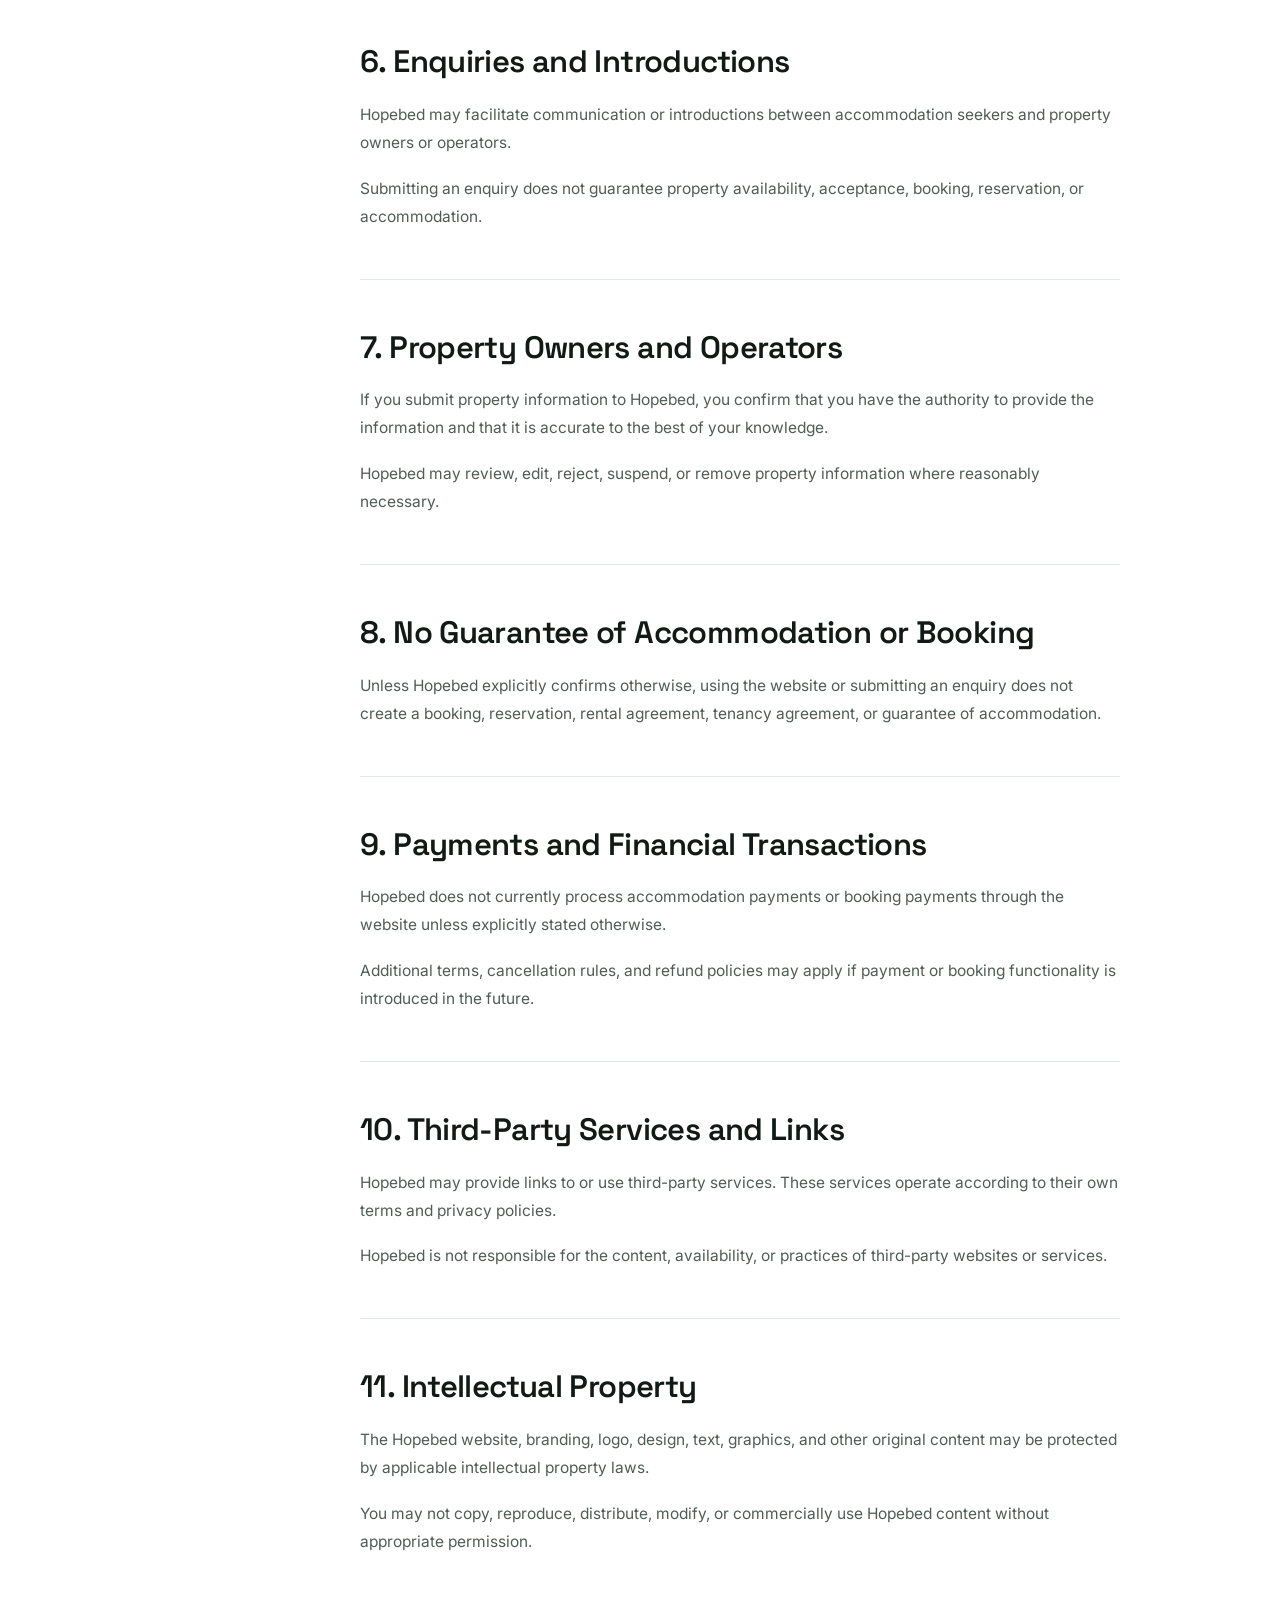
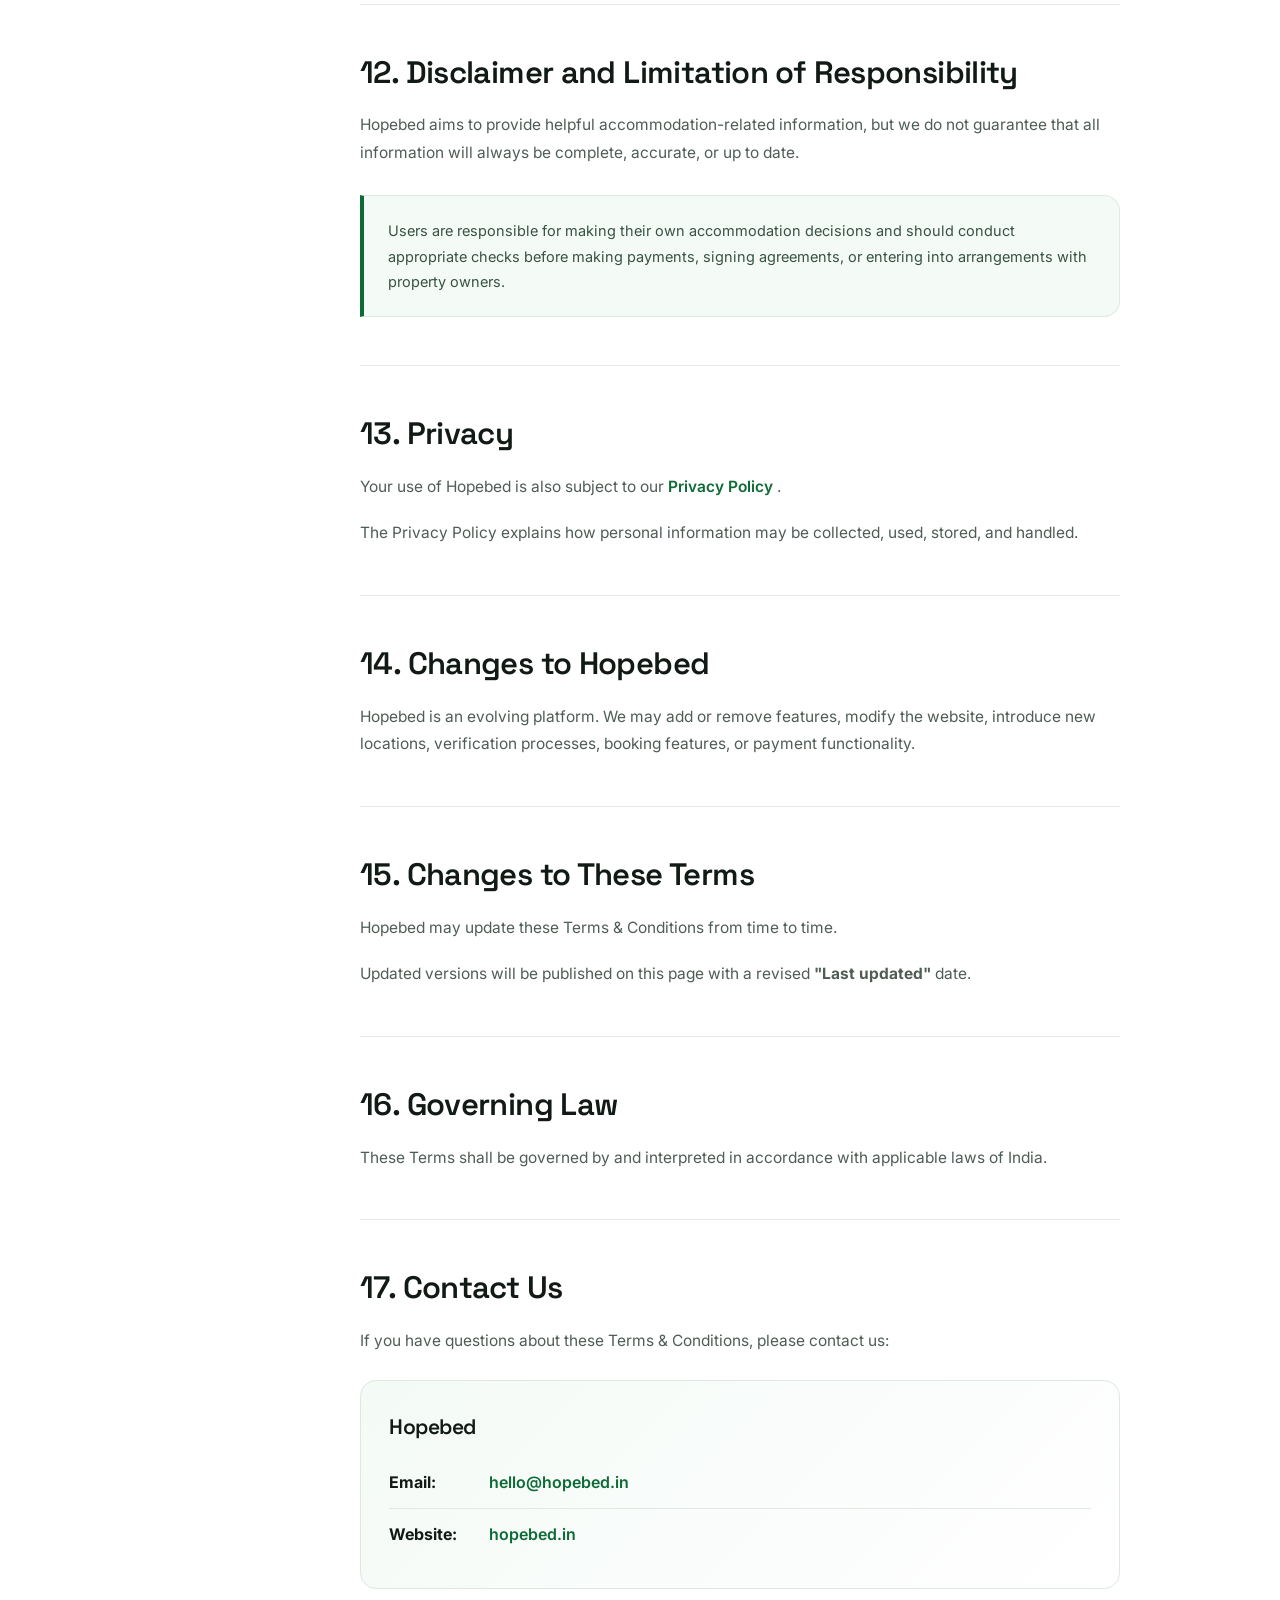
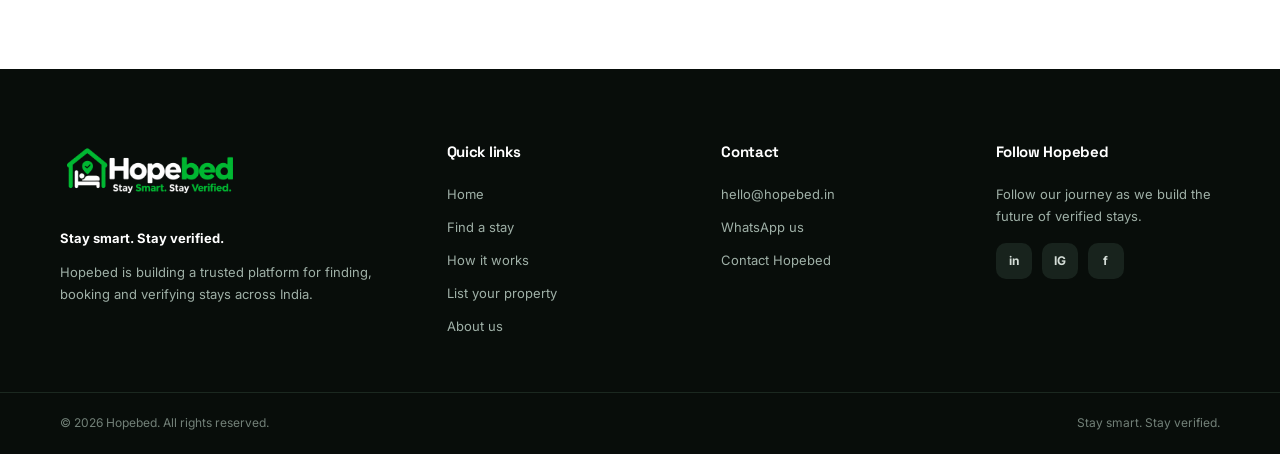
<file: Terms & Conditions.html>
<!DOCTYPE html>
<html lang="en-IN">
<head>
    <meta charset="UTF-8">
    <meta name="viewport" content="width=device-width, initial-scale=1.0">

    <meta name="theme-color" content="#0a5c2e">

    <title>Terms & Conditions | Hopebed</title>

    <meta name="description"
        content="Read the Terms and Conditions for using Hopebed and its services.">

    <meta name="author" content="Hopebed">
    <meta name="robots" content="index, follow">

    <link rel="canonical" href="https://hopebed.in/terms-and-conditions.html">

    <link rel="icon" type="image/png" href="./assets/favicon.PNG">
    <link rel="apple-touch-icon" href="./assets/favicon.PNG">

    <!-- Fonts -->
    <link rel="preconnect" href="https://fonts.googleapis.com">
    <link rel="preconnect" href="https://fonts.gstatic.com" crossorigin>

    <link
        href="https://fonts.googleapis.com/css2?family=Space+Grotesk:wght@500;600;700&family=Inter:wght@400;500;600;700&display=swap"
        rel="stylesheet">

    <style>

        /* =====================================================
           ROOT
        ===================================================== */

        :root {
            --green: #0d6b36;
            --green-dark: #063d20;
            --green-light: #168447;
            --green-pale: #eaf4ed;
            --green-mist: #f4faf6;

            --dark: #080d0a;
            --dark-soft: #0e1511;

            --text: #121a15;
            --muted: #5c6b63;

            --line: #e2e8e4;
            --soft: #f6f9f7;

            --white: #ffffff;

            --shadow-sm: 0 2px 8px rgba(0, 0, 0, .05);
            --shadow-md: 0 12px 32px rgba(0, 0, 0, .08);
            --shadow-lg: 0 24px 56px rgba(0, 0, 0, .12);

            --radius-sm: 10px;
            --radius-md: 16px;
            --radius-lg: 24px;

            --font-display: "Space Grotesk", ui-sans-serif, system-ui, sans-serif;
            --font-body: "Inter", ui-sans-serif, system-ui, sans-serif;

            --transition: .25s cubic-bezier(.25, .46, .45, .94);
        }


        /* =====================================================
           RESET
        ===================================================== */

        * {
            box-sizing: border-box;
            margin: 0;
            padding: 0;
        }

        html {
            scroll-behavior: smooth;
            -webkit-font-smoothing: antialiased;
        }

        body {
            font-family: var(--font-body);
            color: var(--text);
            background: var(--white);
            line-height: 1.7;
            overflow-x: hidden;
        }

        body.menu-open {
            overflow: hidden;
        }

        a {
            text-decoration: none;
            color: inherit;
        }

        img {
            max-width: 100%;
            display: block;
        }

        h1,
        h2,
        h3,
        h4 {
            font-family: var(--font-display);
            letter-spacing: -0.02em;
        }

        .container {
            width: min(1160px, calc(100% - 64px));
            margin-inline: auto;
        }


        /* =====================================================
           ICON
        ===================================================== */

        .icon {
            width: 1em;
            height: 1em;

            stroke: currentColor;
            fill: none;

            stroke-width: 1.8;
            stroke-linecap: round;
            stroke-linejoin: round;

            flex-shrink: 0;
            display: block;
        }


        /* =====================================================
           NAVBAR
        ===================================================== */

        .nav {
            height: 80px;

            background: rgba(8, 13, 10, 0.96);
            backdrop-filter: blur(12px);

            color: white;

            position: sticky;
            top: 0;

            z-index: 1000;

            border-bottom: 1px solid rgba(255, 255, 255, .06);
        }

        .nav-inner {
            height: 100%;

            display: flex;
            align-items: center;
            justify-content: space-between;

            gap: 30px;
        }

        .brand {
            display: flex;
            align-items: center;

            flex-shrink: 0;

            gap: 12px;
        }

        .brand-logo {
            width: 180px;
            height: 52px;

            object-fit: contain;
            object-position: center;

            filter: brightness(1.1);
        }

        .brand-tagline {
            font-size: 11px;
            font-weight: 600;

            letter-spacing: .1em;
            text-transform: uppercase;

            color: #9fb0a7;

            padding-left: 14px;

            border-left: 1px solid rgba(255, 255, 255, .15);
        }


        /* Desktop Navigation */

        .desktop-nav {
            display: flex;
            align-items: center;

            gap: 32px;

            margin-left: auto;
        }

        .desktop-nav a {
            color: #b5c0ba;

            font-size: 14px;
            font-weight: 500;

            transition: var(--transition);

            position: relative;

            padding: 6px 0;
        }

        .desktop-nav a::after {
            content: '';

            position: absolute;

            bottom: 0;
            left: 0;
            right: 0;

            height: 2px;

            background: var(--green-light);

            border-radius: 2px;

            transform: scaleX(0);

            transition: transform var(--transition);
        }

        .desktop-nav a:hover,
        .desktop-nav a.active {
            color: white;
        }

        .desktop-nav a:hover::after,
        .desktop-nav a.active::after {
            transform: scaleX(1);
        }


        /* Navigation Action */

        .nav-actions {
            display: flex;
            align-items: center;

            gap: 14px;
        }

        .contact-btn {
            min-height: 44px;

            padding: 0 22px;

            display: inline-flex;
            align-items: center;
            justify-content: center;

            border: 1px solid rgba(60, 200, 110, .5);

            border-radius: var(--radius-sm);

            font-size: 14px;
            font-weight: 600;

            color: white;

            transition: var(--transition);
        }

        .contact-btn:hover {
            background: var(--green);

            border-color: var(--green);

            box-shadow: 0 6px 20px rgba(13, 107, 54, .4);
        }


        /* Mobile Button */

        .menu-btn {
            display: none;

            width: 44px;
            height: 44px;

            border: 0;

            background: transparent;

            color: white;

            cursor: pointer;

            align-items: center;
            justify-content: center;

            border-radius: var(--radius-sm);
        }

        .menu-btn .icon {
            width: 23px;
            height: 23px;
        }


        /* =====================================================
           MOBILE MENU
        ===================================================== */

        .mobile-menu-overlay {
            position: fixed;

            inset: 0;

            background: rgba(0, 0, 0, .65);

            backdrop-filter: blur(6px);

            opacity: 0;
            visibility: hidden;

            transition: var(--transition);

            z-index: 1998;
        }

        .mobile-menu-overlay.active {
            opacity: 1;
            visibility: visible;
        }

        .mobile-menu {
            position: fixed;

            top: 0;
            right: 0;

            width: min(400px, 90%);
            height: 100dvh;

            background: var(--dark);

            color: white;

            z-index: 2000;

            padding: 0 24px 24px;

            transform: translateX(100%);

            transition: .35s cubic-bezier(.22, .61, .36, 1);

            display: flex;
            flex-direction: column;
        }

        .mobile-menu.active {
            transform: translateX(0);
        }

        .mobile-menu-header {
            min-height: 76px;

            display: flex;
            align-items: center;
            justify-content: space-between;

            border-bottom: 1px solid #1e2b23;
        }

        .mobile-menu-logo {
            width: 160px;
            height: 46px;

            object-fit: contain;

            filter: brightness(1.1);
        }

        .mobile-menu-close {
            width: 40px;
            height: 40px;

            border: 0;
            border-radius: 50%;

            background: #18231d;

            color: white;

            cursor: pointer;

            display: flex;
            align-items: center;
            justify-content: center;
        }

        .mobile-menu-nav {
            display: flex;
            flex-direction: column;

            gap: 4px;

            padding: 20px 0;
        }

        .menu-link {
            min-height: 52px;

            display: flex;
            align-items: center;

            padding: 12px 16px;

            border-radius: 10px;

            font-size: 15px;
            font-weight: 500;
        }

        .menu-link:hover {
            background: #131f18;
        }

        .mobile-menu-actions {
            margin-top: auto;

            padding-top: 18px;

            border-top: 1px solid #1e2b23;
        }

        .menu-whatsapp {
            min-height: 52px;

            display: flex;
            align-items: center;
            justify-content: center;

            gap: 8px;

            border: 1px solid #3a4d42;

            border-radius: 10px;

            font-size: 14px;
            font-weight: 600;
        }


        /* =====================================================
           TERMS HERO
        ===================================================== */

        .terms-hero {
            position: relative;

            overflow: hidden;

            background:
                linear-gradient(
                    160deg,
                    #f9fcf9 0%,
                    #f1f6f2 35%,
                    #e7efe9 100%
                );

            border-bottom: 1px solid var(--line);
        }

        .terms-hero::before {
            content: '';

            position: absolute;

            width: 600px;
            height: 600px;

            right: -180px;
            top: -250px;

            border-radius: 50%;

            background:
                radial-gradient(
                    circle,
                    rgba(13, 107, 54, .11),
                    transparent 68%
                );
        }

        .terms-grid {
            position: absolute;

            inset: 0;

            background-image:
                linear-gradient(
                    rgba(13, 107, 54, .035) 1px,
                    transparent 1px
                ),
                linear-gradient(
                    90deg,
                    rgba(13, 107, 54, .035) 1px,
                    transparent 1px
                );

            background-size: 42px 42px;

            pointer-events: none;
        }

        .terms-hero-inner {
            position: relative;

            z-index: 2;

            padding: 80px 0 85px;

            max-width: 760px;
        }

        .policy-label {
            display: inline-flex;
            align-items: center;

            gap: 8px;

            padding: 8px 16px;

            background: var(--green-pale);

            border: 1px solid #d4e8db;

            border-radius: 30px;

            color: #2c533d;

            font-size: 12.5px;
            font-weight: 600;
        }

        .policy-label .icon {
            color: var(--green);

            width: 15px;
            height: 15px;
        }

        .terms-hero h1 {
            margin: 22px 0 18px;

            font-size: clamp(42px, 6vw, 64px);

            line-height: 1.08;

            font-weight: 600;

            color: var(--text);
        }

        .terms-hero h1 span {
            color: var(--green);
        }

        .terms-hero p {
            max-width: 650px;

            font-size: 17px;

            line-height: 1.75;

            color: var(--muted);
        }


        /* =====================================================
           TERMS CONTENT
        ===================================================== */

        .terms-page {
            padding: 80px 0;
            background: var(--white);
        }

        .terms-layout {
            display: grid;

            grid-template-columns: 230px 1fr;

            gap: 70px;

            align-items: start;
        }


        /* Sidebar */

        .terms-sidebar {
            position: sticky;
            top: 110px;
        }

        .sidebar-title {
            font-family: var(--font-display);

            font-size: 13px;

            font-weight: 700;

            letter-spacing: .08em;

            text-transform: uppercase;

            color: var(--muted);

            margin-bottom: 14px;
        }

        .terms-sidebar nav {
            display: flex;
            flex-direction: column;

            border-left: 1px solid var(--line);
        }

        .terms-sidebar a {
            padding: 9px 0 9px 18px;

            font-size: 13px;

            color: var(--muted);

            border-left: 2px solid transparent;

            margin-left: -1px;

            transition: var(--transition);
        }

        .terms-sidebar a:hover {
            color: var(--green);

            border-left-color: var(--green);
        }


        /* Main Content */

        .terms-content {
            max-width: 760px;
        }

        .terms-updated {
            display: inline-flex;
            align-items: center;

            gap: 8px;

            margin-bottom: 32px;

            padding: 10px 15px;

            background: var(--soft);

            border: 1px solid var(--line);

            border-radius: 10px;

            color: var(--muted);

            font-size: 13px;
            font-weight: 500;
        }

        .terms-intro {
            font-size: 16px;

            color: #3f4c45;

            line-height: 1.8;
        }

        .terms-intro p {
            margin-bottom: 18px;
        }


        /* Notice */

        .terms-notice {
            margin: 28px 0 10px;

            padding: 22px 24px;

            background: var(--green-mist);

            border: 1px solid #dcebe1;

            border-left: 4px solid var(--green);

            border-radius: 0 var(--radius-md) var(--radius-md) 0;

            color: #385244;

            font-size: 14.5px;

            line-height: 1.75;
        }

        .terms-notice strong {
            color: var(--green-dark);
        }


        /* Terms Sections */

        .terms-section {
            padding-top: 48px;

            margin-top: 48px;

            border-top: 1px solid var(--line);

            scroll-margin-top: 110px;
        }

        .terms-section h2 {
            font-size: clamp(25px, 3vw, 31px);

            font-weight: 600;

            color: var(--text);

            line-height: 1.25;

            margin-bottom: 20px;
        }

        .terms-section h3 {
            font-size: 17px;

            font-weight: 600;

            color: var(--text);

            margin: 28px 0 12px;
        }

        .terms-section p {
            color: #4f5d55;

            margin-bottom: 18px;

            font-size: 15.5px;

            line-height: 1.8;
        }


        /* Lists */

        .terms-section ul {
            list-style: none;

            margin: 18px 0 24px;
        }

        .terms-section li {
            position: relative;

            padding-left: 28px;

            margin-bottom: 11px;

            color: #4f5d55;

            font-size: 15px;
        }

        .terms-section li::before {
            content: "✓";

            position: absolute;

            left: 0;
            top: 3px;

            width: 18px;
            height: 18px;

            display: flex;
            align-items: center;
            justify-content: center;

            border-radius: 50%;

            background: var(--green-pale);

            color: var(--green);

            font-size: 11px;

            font-weight: 700;
        }


        /* Contact Card */

        .contact-card {
            margin-top: 25px;

            padding: 28px;

            background:
                linear-gradient(
                    135deg,
                    #f4faf6,
                    #ffffff
                );

            border: 1px solid #dce8e0;

            border-radius: var(--radius-md);
        }

        .contact-card h3 {
            margin-top: 0;

            font-size: 21px;
        }

        .contact-row {
            display: flex;

            gap: 10px;

            padding: 12px 0;

            border-bottom: 1px solid var(--line);
        }

        .contact-row:last-child {
            border-bottom: none;
        }

        .contact-row strong {
            min-width: 90px;

            color: var(--text);
        }

        .contact-row a {
            color: var(--green);

            font-weight: 600;
        }

        .contact-row a:hover {
            text-decoration: underline;
        }


        /* =====================================================
           WHATSAPP FLOATING BUTTON
        ===================================================== */

        .whatsapp {
            position: fixed;

            right: 24px;
            bottom: 24px;

            width: 56px;
            height: 56px;

            border-radius: 50%;

            background: #0d6b36;

            color: white;

            display: flex;
            align-items: center;
            justify-content: center;

            box-shadow:
                0 10px 30px rgba(13, 107, 54, .35);

            z-index: 500;

            transition: var(--transition);
        }

        .whatsapp:hover {
            transform: translateY(-3px);

            background: #168447;
        }

        .whatsapp .icon {
            width: 25px;
            height: 25px;
        }


        /* =====================================================
           FOOTER
        ===================================================== */

        .footer {
            background: var(--dark);

            color: white;

            padding-top: 70px;
        }

        .footer-grid {
            display: grid;

            grid-template-columns: 1.5fr 1fr 1fr 1fr;

            gap: 50px;

            padding-bottom: 55px;
        }

        .footer-logo {
            width: 180px;

            margin-bottom: 20px;

            filter: brightness(1.1);
        }

        .footer-brand p {
            color: #9fb0a7;

            font-size: 13px;

            max-width: 320px;

            margin-bottom: 12px;

            line-height: 1.7;
        }

        .footer-brand strong {
            color: white;
        }

        .footer h3 {
            font-size: 15px;

            margin-bottom: 18px;

            color: white;
        }

        .footer-links {
            display: flex;
            flex-direction: column;

            gap: 11px;
        }

        .footer-links a {
            color: #9fb0a7;

            font-size: 13px;

            transition: var(--transition);
        }

        .footer-links a:hover {
            color: white;
        }

        .social-text {
            color: #9fb0a7;

            font-size: 13px;

            line-height: 1.7;

            margin-bottom: 16px;
        }

        .social-links {
            display: flex;

            gap: 10px;
        }

        .social-links a {
            width: 36px;
            height: 36px;

            display: flex;
            align-items: center;
            justify-content: center;

            border-radius: 10px;

            background: #18231d;

            color: #d4ddd7;

            font-size: 12px;
            font-weight: 700;

            transition: var(--transition);
        }

        .social-links a:hover {
            background: var(--green);
            color: white;
        }

        .footer-bottom {
            border-top: 1px solid #1b2820;

            padding: 20px 0;
        }

        .footer-bottom-inner {
            display: flex;

            justify-content: space-between;

            gap: 20px;

            color: #728078;

            font-size: 12px;
        }


        /* =====================================================
           RESPONSIVE
        ===================================================== */

        @media (max-width: 1050px) {

            .brand-tagline {
                display: none;
            }

            .desktop-nav {
                gap: 20px;
            }

            .terms-layout {
                grid-template-columns: 1fr;
                gap: 0;
            }

            .terms-sidebar {
                display: none;
            }

            .terms-content {
                max-width: 100%;
            }

            .footer-grid {
                grid-template-columns: 1.4fr 1fr 1fr;
            }

        }


        @media (max-width: 820px) {

            .nav {
                height: 70px;
            }

            .desktop-nav,
            .contact-btn {
                display: none;
            }

            .menu-btn {
                display: flex;
            }

            .brand-logo {
                width: 150px;
                height: 45px;
            }

            .terms-hero-inner {
                padding: 65px 0 70px;
            }

            .terms-hero h1 {
                font-size: 46px;
            }

            .terms-page {
                padding: 55px 0;
            }

            .footer-grid {
                grid-template-columns: 1fr 1fr;
                gap: 40px;
            }

        }


        @media (max-width: 600px) {

            .container {
                width: min(100% - 36px, 1160px);
            }

            .terms-hero-inner {
                padding: 52px 0 58px;
            }

            .terms-hero h1 {
                font-size: 38px;
            }

            .terms-hero p {
                font-size: 15px;
            }

            .terms-page {
                padding: 42px 0 55px;
            }

            .terms-section {
                padding-top: 35px;
                margin-top: 35px;
            }

            .terms-section h2 {
                font-size: 24px;
            }

            .terms-section p,
            .terms-intro {
                font-size: 14.5px;
            }

            .terms-section li {
                font-size: 14px;
            }

            .terms-notice {
                padding: 18px;
            }

            .contact-card {
                padding: 20px;
            }

            .contact-row {
                flex-direction: column;
                gap: 4px;
            }

            .footer {
                padding-top: 50px;
            }

            .footer-grid {
                grid-template-columns: 1fr;
                gap: 35px;
            }

            .footer-bottom-inner {
                flex-direction: column;
                text-align: center;
            }

            .whatsapp {
                width: 52px;
                height: 52px;

                right: 18px;
                bottom: 18px;
            }

        }

    </style>
</head>


<body>


    <!-- =====================================================
         SVG ICONS
    ===================================================== -->

    <svg width="0" height="0" style="position:absolute">

        <symbol id="i-menu" viewBox="0 0 24 24">
            <line x1="4" y1="7" x2="20" y2="7"></line>
            <line x1="4" y1="12" x2="20" y2="12"></line>
            <line x1="4" y1="17" x2="20" y2="17"></line>
        </symbol>

        <symbol id="i-close" viewBox="0 0 24 24">
            <line x1="6" y1="6" x2="18" y2="18"></line>
            <line x1="18" y1="6" x2="6" y2="18"></line>
        </symbol>

        <symbol id="i-shield" viewBox="0 0 24 24">
            <path d="M12 3l7 3v5c0 5-3.5 8.5-7 10-3.5-1.5-7-5-7-10V6l7-3z"></path>
            <path d="M9 12l2 2 4-4"></path>
        </symbol>

        <symbol id="i-calendar" viewBox="0 0 24 24">
            <rect x="3" y="4" width="18" height="17" rx="2"></rect>
            <line x1="8" y1="2" x2="8" y2="6"></line>
            <line x1="16" y1="2" x2="16" y2="6"></line>
            <line x1="3" y1="10" x2="21" y2="10"></line>
        </symbol>

        <symbol id="i-chat" viewBox="0 0 24 24">
            <path d="M21 11.5a8.4 8.4 0 0 1-9 8.5 9.5 9.5 0 0 1-4.3-1L3 20l1.2-4.2A8 8 0 0 1 3 11.5 8.5 8.5 0 0 1 12 3a8.5 8.5 0 0 1 9 8.5z"></path>
        </symbol>

    </svg>


    <!-- =====================================================
         NAVBAR
    ===================================================== -->

    <header class="nav">

        <div class="container nav-inner">

            <a href="index.html" class="brand">

                <img
                    src="./assets/Logo_with_background.PNG"
                    alt="Hopebed - Stay Smart. Stay Verified."
                    class="brand-logo"
                >

                <span class="brand-tagline">
                    Stay Smart. Stay Verified.
                </span>

            </a>


            <nav class="desktop-nav">

                <a href="index.html">Home</a>

                <a href="find-stay.html">Find a stay</a>

                <a href="index.html#how">How it works</a>

                <a href="index.html#about">About Hopebed</a>

            </nav>


            <div class="nav-actions">

                <a href="contact.html" class="contact-btn">
                    Contact
                </a>


                <button
                    class="menu-btn"
                    id="menuBtn"
                    aria-label="Open menu"
                    aria-expanded="false"
                >

                    <svg class="icon">
                        <use href="#i-menu"></use>
                    </svg>

                </button>

            </div>

        </div>

    </header>



    <!-- =====================================================
         MOBILE MENU
    ===================================================== -->

    <div class="mobile-menu-overlay" id="menuOverlay"></div>


    <aside class="mobile-menu" id="mobileMenu">

        <div class="mobile-menu-header">

            <img
                src="./assets/Logo_with_background.PNG"
                alt="Hopebed"
                class="mobile-menu-logo"
            >


            <button
                class="mobile-menu-close"
                id="menuClose"
                aria-label="Close menu"
            >

                <svg class="icon">
                    <use href="#i-close"></use>
                </svg>

            </button>

        </div>


        <nav class="mobile-menu-nav">

            <a href="index.html" class="menu-link">
                Home
            </a>

            <a href="find-stay.html" class="menu-link">
                Find a stay
            </a>

            <a href="index.html#list" class="menu-link">
                List your property
            </a>

            <a href="index.html#how" class="menu-link">
                How it works
            </a>

            <a href="index.html#about" class="menu-link">
                About Hopebed
            </a>

            <a href="contact.html" class="menu-link">
                Contact
            </a>

        </nav>


        <div class="mobile-menu-actions">

            <a
                href="https://wa.me/918879892250?text=Hi%20Hopebed%2C%20I'd%20like%20to%20know%20more."
                target="_blank"
                rel="noopener"
                class="menu-whatsapp"
            >

                <svg class="icon">
                    <use href="#i-chat"></use>
                </svg>

                Chat on WhatsApp

            </a>

        </div>

    </aside>



    <!-- =====================================================
         TERMS HERO
    ===================================================== -->

    <section class="terms-hero">

        <div class="terms-grid"></div>

        <div class="container terms-hero-inner">

            <div class="policy-label">

                <svg class="icon">
                    <use href="#i-shield"></use>
                </svg>

                TERMS & CONDITIONS

            </div>


            <h1>
                Terms & <span>Conditions</span>
            </h1>


            <p>
                Read the terms and conditions that govern your use of
                Hopebed and its services.
            </p>

        </div>

    </section>



    <!-- =====================================================
         TERMS CONTENT
    ===================================================== -->

    <main class="terms-page">

        <div class="container terms-layout">


            <!-- Sidebar -->

            <aside class="terms-sidebar">

                <div class="sidebar-title">
                    Contents
                </div>


                <nav>

                    <a href="#about">
                        1. About Hopebed
                    </a>

                    <a href="#acceptance">
                        2. Acceptance of Terms
                    </a>

                    <a href="#use">
                        3. Use of Hopebed
                    </a>

                    <a href="#listings">
                        4. Accommodation Listings
                    </a>

                    <a href="#verification">
                        5. Property Verification
                    </a>

                    <a href="#enquiries">
                        6. Enquiries & Introductions
                    </a>

                    <a href="#owners">
                        7. Property Owners
                    </a>

                    <a href="#booking">
                        8. No Guarantee of Booking
                    </a>

                    <a href="#payments">
                        9. Payments
                    </a>

                    <a href="#third-party">
                        10. Third-Party Services
                    </a>

                    <a href="#intellectual">
                        11. Intellectual Property
                    </a>

                    <a href="#liability">
                        12. Disclaimer & Responsibility
                    </a>

                    <a href="#privacy">
                        13. Privacy
                    </a>

                    <a href="#changes">
                        14. Changes to Hopebed
                    </a>

                    <a href="#terms-changes">
                        15. Changes to Terms
                    </a>

                    <a href="#law">
                        16. Governing Law
                    </a>

                    <a href="#contact">
                        17. Contact Us
                    </a>

                </nav>

            </aside>



            <!-- Main Content -->

            <article class="terms-content">


                <div class="terms-updated">

                    <svg class="icon">
                        <use href="#i-calendar"></use>
                    </svg>

                    Last updated: September 1, 2026

                </div>



                <!-- Introduction -->

                <div class="terms-intro">

                    <p>
                        Welcome to <strong>Hopebed</strong>. These Terms &
                        Conditions ("Terms") govern your access to and use of
                        the Hopebed website, <strong>hopebed.in</strong>, and
                        any related services, communications, features, or
                        information provided by Hopebed.
                    </p>

                    <p>
                        By accessing or using our website or services, you agree
                        to these Terms. If you do not agree with these Terms,
                        please do not use Hopebed.
                    </p>

                    <div class="terms-notice">

                        <strong>Pre-launch and validation phase:</strong>

                        Hopebed is currently operating in a pre-launch and
                        validation phase. Our services and features may change
                        as the platform develops.

                    </div>

                </div>



                <!-- 1 -->

                <section class="terms-section" id="about">

                    <h2>1. About Hopebed</h2>

                    <p>
                        Hopebed is a platform designed to help users discover
                        accommodation options, including PGs, hostels, and other
                        stay options.
                    </p>

                    <p>
                        Our goal is to make finding accommodation simpler and
                        more transparent by providing information about
                        available properties and developing systems for property
                        verification and stay-related services.
                    </p>

                    <p>
                        At our current stage, Hopebed may facilitate
                        communication or introductions between accommodation
                        seekers and property owners or operators.
                    </p>

                    <p>
                        Hopebed does not currently operate as an online payment
                        or booking platform unless explicitly stated otherwise.
                    </p>

                </section>



                <!-- 2 -->

                <section class="terms-section" id="acceptance">

                    <h2>2. Acceptance of These Terms</h2>

                    <p>
                        By accessing Hopebed or providing information to us, you
                        confirm that:
                    </p>

                    <ul>
                        <li>You have read and understood these Terms.</li>
                        <li>You agree to comply with these Terms.</li>
                        <li>You will use Hopebed only for lawful purposes.</li>
                        <li>The information you provide is accurate to the best of your knowledge.</li>
                    </ul>

                </section>



                <!-- 3 -->

                <section class="terms-section" id="use">

                    <h2>3. Use of the Hopebed Platform</h2>

                    <p>You may use Hopebed to:</p>

                    <ul>
                        <li>Discover accommodation listings and information.</li>
                        <li>Submit accommodation enquiries.</li>
                        <li>Contact Hopebed regarding accommodation requirements.</li>
                        <li>Express interest in a property.</li>
                        <li>Submit property information for potential listing.</li>
                    </ul>

                    <p>You agree not to use Hopebed to:</p>

                    <ul>
                        <li>Provide false, misleading, or fraudulent information.</li>
                        <li>Impersonate another person or organization.</li>
                        <li>Interfere with the operation or security of the website.</li>
                        <li>Attempt unauthorized access to Hopebed systems.</li>
                        <li>Use the platform for illegal or harmful purposes.</li>
                    </ul>

                </section>



                <!-- 4 -->

                <section class="terms-section" id="listings">

                    <h2>4. Accommodation Information and Listings</h2>

                    <p>
                        Hopebed may display or communicate information about
                        PGs, hostels, properties, accommodation providers, or
                        other stay options.
                    </p>

                    <p>
                        Accommodation details may change over time, including:
                    </p>

                    <ul>
                        <li>Availability</li>
                        <li>Rent or pricing</li>
                        <li>Facilities</li>
                        <li>Property rules</li>
                        <li>Room availability</li>
                        <li>Deposit requirements</li>
                    </ul>

                    <p>
                        Users should confirm important details directly with the
                        relevant property owner or operator before making a
                        decision.
                    </p>

                </section>



                <!-- 5 -->

                <section class="terms-section" id="verification">

                    <h2>5. Property Verification</h2>

                    <p>
                        Hopebed may introduce or provide property verification
                        processes as our platform develops.
                    </p>

                    <p>
                        Where a property is described as
                        <strong>"Verified"</strong>, Hopebed may have performed
                        certain checks based on the verification process
                        applicable at that time.
                    </p>

                    <p>
                        Verification does not guarantee future availability,
                        service quality, unchanged property information, or a
                        completely risk-free accommodation experience.
                    </p>

                </section>



                <!-- 6 -->

                <section class="terms-section" id="enquiries">

                    <h2>6. Enquiries and Introductions</h2>

                    <p>
                        Hopebed may facilitate communication or introductions
                        between accommodation seekers and property owners or
                        operators.
                    </p>

                    <p>
                        Submitting an enquiry does not guarantee property
                        availability, acceptance, booking, reservation, or
                        accommodation.
                    </p>

                </section>



                <!-- 7 -->

                <section class="terms-section" id="owners">

                    <h2>7. Property Owners and Operators</h2>

                    <p>
                        If you submit property information to Hopebed, you
                        confirm that you have the authority to provide the
                        information and that it is accurate to the best of your
                        knowledge.
                    </p>

                    <p>
                        Hopebed may review, edit, reject, suspend, or remove
                        property information where reasonably necessary.
                    </p>

                </section>



                <!-- 8 -->

                <section class="terms-section" id="booking">

                    <h2>8. No Guarantee of Accommodation or Booking</h2>

                    <p>
                        Unless Hopebed explicitly confirms otherwise, using the
                        website or submitting an enquiry does not create a
                        booking, reservation, rental agreement, tenancy
                        agreement, or guarantee of accommodation.
                    </p>

                </section>



                <!-- 9 -->

                <section class="terms-section" id="payments">

                    <h2>9. Payments and Financial Transactions</h2>

                    <p>
                        Hopebed does not currently process accommodation
                        payments or booking payments through the website unless
                        explicitly stated otherwise.
                    </p>

                    <p>
                        Additional terms, cancellation rules, and refund
                        policies may apply if payment or booking functionality
                        is introduced in the future.
                    </p>

                </section>



                <!-- 10 -->

                <section class="terms-section" id="third-party">

                    <h2>10. Third-Party Services and Links</h2>

                    <p>
                        Hopebed may provide links to or use third-party
                        services. These services operate according to their own
                        terms and privacy policies.
                    </p>

                    <p>
                        Hopebed is not responsible for the content,
                        availability, or practices of third-party websites or
                        services.
                    </p>

                </section>



                <!-- 11 -->

                <section class="terms-section" id="intellectual">

                    <h2>11. Intellectual Property</h2>

                    <p>
                        The Hopebed website, branding, logo, design, text,
                        graphics, and other original content may be protected by
                        applicable intellectual property laws.
                    </p>

                    <p>
                        You may not copy, reproduce, distribute, modify, or
                        commercially use Hopebed content without appropriate
                        permission.
                    </p>

                </section>



                <!-- 12 -->

                <section class="terms-section" id="liability">

                    <h2>12. Disclaimer and Limitation of Responsibility</h2>

                    <p>
                        Hopebed aims to provide helpful accommodation-related
                        information, but we do not guarantee that all
                        information will always be complete, accurate, or up to
                        date.
                    </p>

                    <div class="terms-notice">

                        Users are responsible for making their own
                        accommodation decisions and should conduct appropriate
                        checks before making payments, signing agreements, or
                        entering into arrangements with property owners.

                    </div>

                </section>



                <!-- 13 -->

                <section class="terms-section" id="privacy">

                    <h2>13. Privacy</h2>

                    <p>
                        Your use of Hopebed is also subject to our
                        <a href="privacy-policy.html" style="color: var(--green); font-weight: 600;">
                            Privacy Policy
                        </a>.
                    </p>

                    <p>
                        The Privacy Policy explains how personal information may
                        be collected, used, stored, and handled.
                    </p>

                </section>



                <!-- 14 -->

                <section class="terms-section" id="changes">

                    <h2>14. Changes to Hopebed</h2>

                    <p>
                        Hopebed is an evolving platform. We may add or remove
                        features, modify the website, introduce new locations,
                        verification processes, booking features, or payment
                        functionality.
                    </p>

                </section>



                <!-- 15 -->

                <section class="terms-section" id="terms-changes">

                    <h2>15. Changes to These Terms</h2>

                    <p>
                        Hopebed may update these Terms & Conditions from time to
                        time.
                    </p>

                    <p>
                        Updated versions will be published on this page with a
                        revised <strong>"Last updated"</strong> date.
                    </p>

                </section>



                <!-- 16 -->

                <section class="terms-section" id="law">

                    <h2>16. Governing Law</h2>

                    <p>
                        These Terms shall be governed by and interpreted in
                        accordance with applicable laws of India.
                    </p>

                </section>



                <!-- 17 -->

                <section class="terms-section" id="contact">

                    <h2>17. Contact Us</h2>

                    <p>
                        If you have questions about these Terms & Conditions,
                        please contact us:
                    </p>

                    <div class="contact-card">

                        <h3>Hopebed</h3>


                        <div class="contact-row">

                            <strong>Email:</strong>

                            <a href="mailto:hello@hopebed.in">
                                hello@hopebed.in
                            </a>

                        </div>


                        <div class="contact-row">

                            <strong>Website:</strong>

                            <a href="https://hopebed.in">
                                hopebed.in
                            </a>

                        </div>

                    </div>

                </section>


            </article>

        </div>

    </main>



    <!-- =====================================================
         FLOATING WHATSAPP
    ===================================================== -->

    <a
        href="https://wa.me/918879892250?text=Hi%20Hopebed%2C%20I%20have%20a%20question%20about%20your%20Terms%20%26%20Conditions."
        class="whatsapp"
        target="_blank"
        rel="noopener"
        aria-label="Chat with Hopebed on WhatsApp"
    >

        <svg class="icon">
            <use href="#i-chat"></use>
        </svg>

    </a>



    <!-- =====================================================
         FOOTER
    ===================================================== -->

    <footer class="footer">

        <div class="container footer-grid">


            <!-- Brand -->

            <div class="footer-brand">

                <img
                    src="./assets/Logo_with_background.PNG"
                    alt="Hopebed"
                    class="footer-logo"
                >


                <p>
                    <strong>Stay smart. Stay verified.</strong>
                </p>


                <p>
                    Hopebed is building a trusted platform for finding,
                    booking and verifying stays across India.
                </p>

            </div>



            <!-- Quick Links -->

            <div>

                <h3>Quick links</h3>

                <div class="footer-links">

                    <a href="index.html">
                        Home
                    </a>

                    <a href="find-stay.html">
                        Find a stay
                    </a>

                    <a href="index.html#how">
                        How it works
                    </a>

                    <a href="index.html#list">
                        List your property
                    </a>

                    <a href="index.html#about">
                        About us
                    </a>

                </div>

            </div>



            <!-- Contact -->

            <div>

                <h3>Contact</h3>

                <div class="footer-links">

                    <a href="mailto:hello@hopebed.in">
                        hello@hopebed.in
                    </a>

                    <a
                        href="https://wa.me/918879892250"
                        target="_blank"
                        rel="noopener"
                    >
                        WhatsApp us
                    </a>

                    <a href="contact.html">
                        Contact Hopebed
                    </a>

                </div>

            </div>



            <!-- Social -->

            <div>

                <h3>Follow Hopebed</h3>

                <p class="social-text">
                    Follow our journey as we build the future of verified stays.
                </p>


                <div class="social-links">

                    <a
                        href="https://www.linkedin.com/company/hopabed"
                        target="_blank"
                        rel="noopener"
                        aria-label="LinkedIn"
                    >
                        in
                    </a>


                    <a
                        href="https://www.instagram.com/hopebed.in"
                        target="_blank"
                        rel="noopener"
                        aria-label="Instagram"
                    >
                        IG
                    </a>


                    <a
                        href="#"
                        aria-label="Facebook"
                    >
                        f
                    </a>

                </div>

            </div>


        </div>



        <!-- Footer Bottom -->

        <div class="footer-bottom">

            <div class="container footer-bottom-inner">

                <div>
                    © 2026 Hopebed. All rights reserved.
                </div>


                <div>
                    Stay smart. Stay verified.
                </div>

            </div>

        </div>

    </footer>



    <!-- =====================================================
         JAVASCRIPT
    ===================================================== -->

    <script>

        document.addEventListener("DOMContentLoaded", function () {

            const menuBtn =
                document.getElementById("menuBtn");

            const mobileMenu =
                document.getElementById("mobileMenu");

            const menuClose =
                document.getElementById("menuClose");

            const menuOverlay =
                document.getElementById("menuOverlay");


            function openMenu() {

                mobileMenu.classList.add("active");

                menuOverlay.classList.add("active");

                document.body.classList.add("menu-open");

                menuBtn.setAttribute(
                    "aria-expanded",
                    "true"
                );

            }


            function closeMenu() {

                mobileMenu.classList.remove("active");

                menuOverlay.classList.remove("active");

                document.body.classList.remove("menu-open");

                menuBtn.setAttribute(
                    "aria-expanded",
                    "false"
                );

            }


            menuBtn.addEventListener(
                "click",
                openMenu
            );


            menuClose.addEventListener(
                "click",
                closeMenu
            );


            menuOverlay.addEventListener(
                "click",
                closeMenu
            );


            document
                .querySelectorAll(".menu-link")
                .forEach(function (link) {

                    link.addEventListener(
                        "click",
                        closeMenu
                    );

                });


            document.addEventListener(
                "keydown",
                function (event) {

                    if (
                        event.key === "Escape" &&
                        mobileMenu.classList.contains("active")
                    ) {
                        closeMenu();
                    }

                }
            );

        });

    </script>


</body>
</html>
</file>
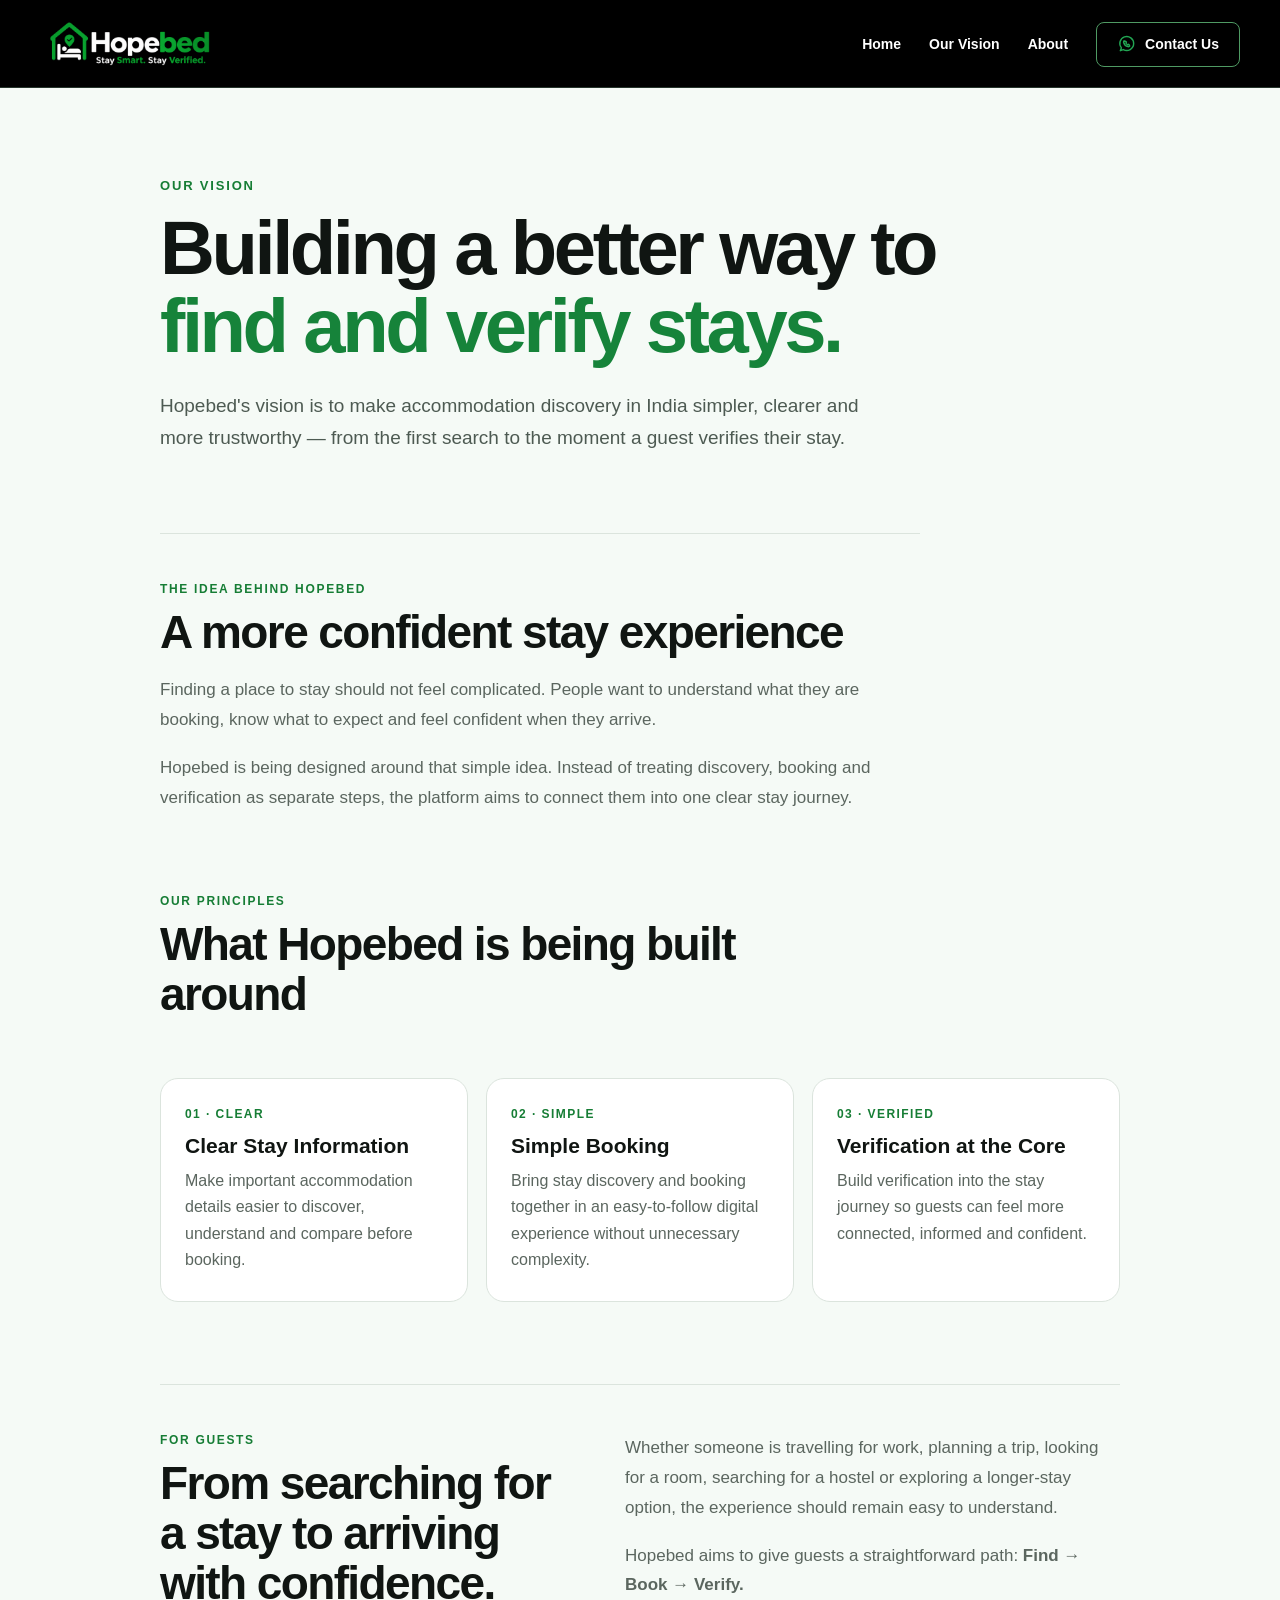
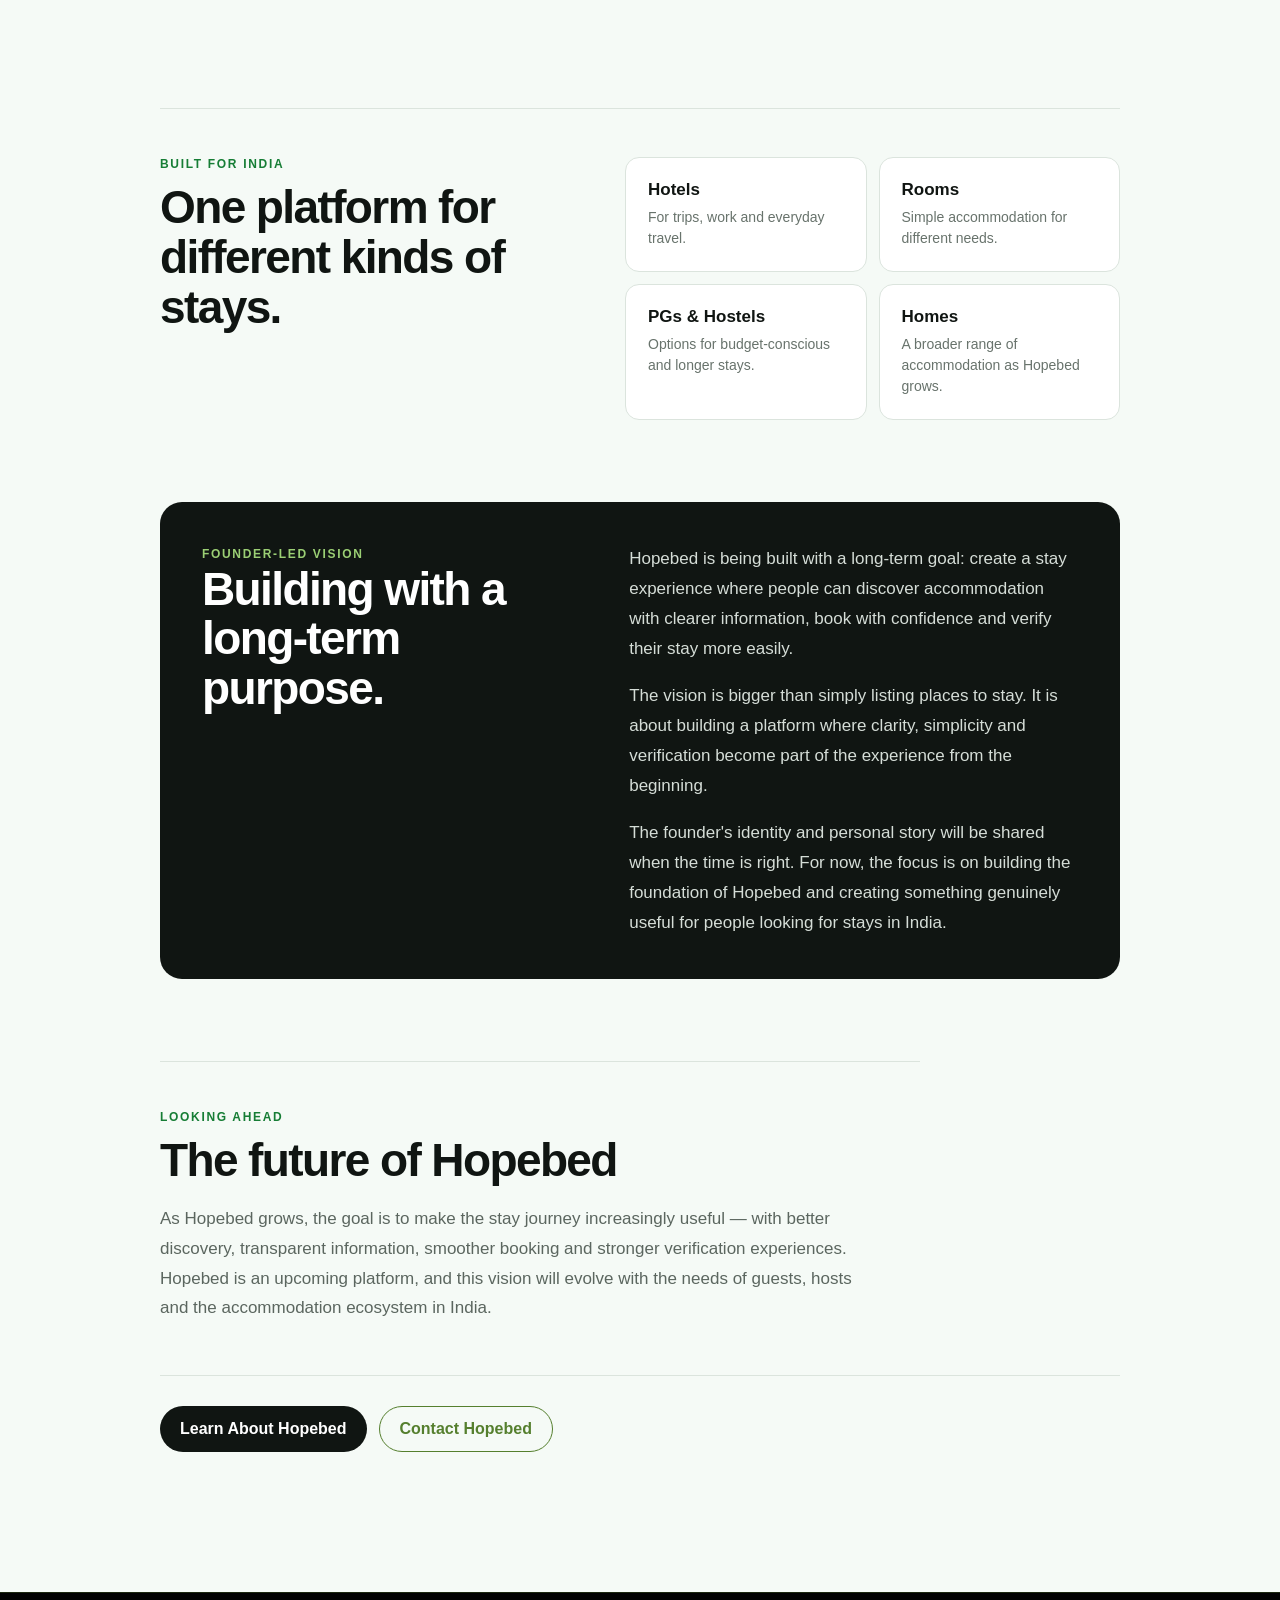
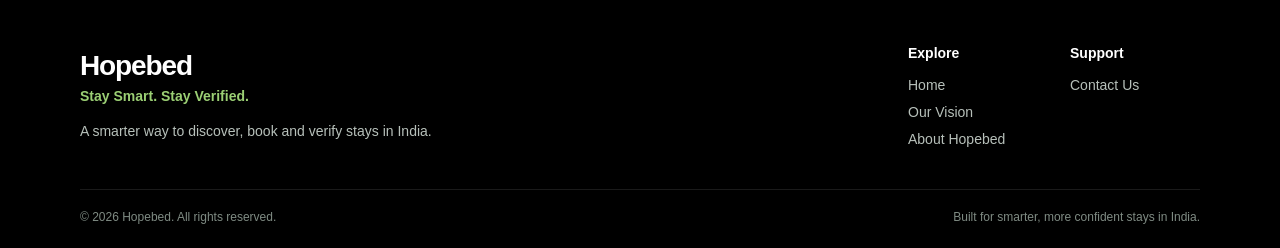
<file: vision.html>
<!DOCTYPE html>
<html lang="en-IN">
<head>
    <meta charset="UTF-8">
    <meta name="viewport" content="width=device-width, initial-scale=1.0">
    <title>Our Vision — Hopebed | Stay Smart. Stay Verified.</title>
    <meta name="description" content="Discover the Hopebed vision for a simpler, clearer and more confident stay experience across India.">
    <meta name="robots" content="index, follow">
    <link rel="canonical" href="https://hopebed.in/vision.html">
    <link rel="stylesheet" href="style.css">
    <link rel="icon" type="image/png" href="./assets/favicon.PNG">

    <style>
        :focus-visible {
            outline: 3px solid #8fd14f;
            outline-offset: 4px;
            border-radius: 6px;
        }

        .vision-page {
            width: min(100% - 40px, 960px);
            margin: 0 auto;
            padding: 90px 0 100px;
        }

        .vision-eyebrow {
            margin: 0 0 16px;
            color: #167d35;
            font-size: 13px;
            font-weight: 800;
            letter-spacing: .14em;
        }

        .vision-page h1 {
            max-width: 780px;
            margin: 0 0 26px;
            font-size: clamp(48px, 7vw, 76px);
            line-height: 1.02;
            letter-spacing: -.045em;
            color: #101512;
        }

        .vision-page h1 span {
            color: #16833a;
        }

        .vision-lead {
            max-width: 720px;
            margin: 0;
            color: #4d5a52;
            font-size: 19px;
            line-height: 1.7;
        }

        .vision-grid {
            display: grid;
            grid-template-columns: repeat(3, 1fr);
            gap: 18px;
            margin-top: 58px;
        }

        .vision-card {
            padding: 28px 24px;
            background: #fff;
            border: 1px solid #dbe4dd;
            border-radius: 18px;
        }

        .vision-card-number {
            display: block;
            margin-bottom: 12px;
            color: #167d35;
            font-size: 12px;
            font-weight: 800;
            letter-spacing: .12em;
        }

        .vision-card h2 {
            margin: 0 0 10px;
            color: #101512;
            font-size: 21px;
        }

        .vision-card p {
            margin: 0;
            color: #5b665f;
            line-height: 1.65;
        }

        .founder-vision {
            margin-top: 58px;
            padding: 34px;
            background: #101512;
            border-radius: 20px;
            color: #fff;
        }

        .founder-vision h2 {
            margin: 0 0 12px;
            font-size: 28px;
        }

        .founder-vision p {
            max-width: 760px;
            margin: 0;
            color: #d5ddd7;
            line-height: 1.7;
        }

        .vision-actions {
            display: flex;
            flex-wrap: wrap;
            gap: 12px;
            margin-top: 34px;
        }

        .vision-actions a {
            display: inline-flex;
            align-items: center;
            justify-content: center;
            min-height: 46px;
            padding: 0 20px;
            border-radius: 999px;
            font-weight: 750;
            text-decoration: none;
        }

        .vision-primary {
            background: #101512;
            color: #fff;
        }

        .vision-secondary {
            border: 1.5px solid #557f2e;
            color: #557f2e;
            background: transparent;
        }

        @media (max-width: 760px) {
            .vision-page {
                width: min(100% - 32px, 680px);
                padding: 60px 0 70px;
            }

            .vision-grid {
                grid-template-columns: 1fr;
                margin-top: 42px;
            }

            .founder-vision {
                margin-top: 42px;
                padding: 26px 22px;
            }
        }
    
        .vision-hero {
            max-width: 820px;
        }

        .section-label {
            margin: 0 0 12px;
            color: #167d35;
            font-size: 12px;
            font-weight: 800;
            letter-spacing: .14em;
        }

        .vision-page h2 {
            margin: 0 0 18px;
            color: #101512;
            font-size: clamp(30px, 4vw, 46px);
            line-height: 1.08;
            letter-spacing: -.035em;
        }

        .vision-page h3 {
            margin: 0 0 10px;
            color: #101512;
            font-size: 21px;
            line-height: 1.2;
        }

        .vision-introduction {
            max-width: 760px;
            margin-top: 78px;
            padding-top: 48px;
            border-top: 1px solid #dbe4dd;
        }

        .vision-introduction p:not(.section-label) {
            max-width: 720px;
            margin: 0;
            color: #5b665f;
            font-size: 17px;
            line-height: 1.75;
        }

        .vision-introduction p + p {
            margin-top: 18px !important;
        }

        .vision-grid-section {
            margin-top: 82px;
        }

        .vision-grid-section > h2 {
            max-width: 650px;
        }

        .vision-card {
            min-height: 210px;
        }

        .vision-split,
        .vision-india {
            display: grid;
            grid-template-columns: .9fr 1.1fr;
            gap: 60px;
            align-items: start;
            margin-top: 82px;
            padding-top: 48px;
            border-top: 1px solid #dbe4dd;
        }

        .vision-split h2,
        .vision-india h2 {
            max-width: 470px;
        }

        .vision-split-copy p,
        .founder-vision-copy p,
        .vision-future > p:not(.section-label) {
            margin: 0;
            color: #5b665f;
            font-size: 17px;
            line-height: 1.75;
        }

        .vision-split-copy p + p,
        .founder-vision-copy p + p,
        .vision-future > p + p {
            margin-top: 18px;
        }

        .stay-types {
            display: grid;
            grid-template-columns: repeat(2, 1fr);
            gap: 12px;
        }

        .stay-type {
            padding: 22px;
            background: #fff;
            border: 1px solid #dbe4dd;
            border-radius: 14px;
        }

        .stay-type strong,
        .stay-type span {
            display: block;
        }

        .stay-type strong {
            color: #101512;
            font-size: 17px;
        }

        .stay-type span {
            margin-top: 7px;
            color: #68736c;
            font-size: 14px;
            line-height: 1.5;
        }

        .founder-vision {
            display: grid;
            grid-template-columns: .9fr 1.1fr;
            gap: 60px;
            align-items: start;
            margin-top: 82px;
            padding: 42px;
            background: #101512;
            border-radius: 22px;
        }

        .founder-vision .section-label {
            color: #9bcf74;
        }

        .founder-vision h2 {
            color: #fff;
        }

        .founder-vision-copy p {
            color: #d5ddd7;
        }

        .vision-future {
            max-width: 760px;
            margin-top: 82px;
            padding-top: 48px;
            border-top: 1px solid #dbe4dd;
        }

        .vision-future > p:not(.section-label) {
            max-width: 720px;
        }

        .vision-actions {
            margin-top: 52px;
            padding-top: 30px;
            border-top: 1px solid #dbe4dd;
        }

        @media (max-width: 760px) {
            .vision-page {
                padding-top: 60px;
            }

            .vision-introduction,
            .vision-grid-section,
            .vision-split,
            .vision-india,
            .founder-vision,
            .vision-future {
                margin-top: 58px;
            }

            .vision-split,
            .vision-india,
            .founder-vision {
                grid-template-columns: 1fr;
                gap: 28px;
            }

            .founder-vision {
                padding: 28px 22px;
            }

            .stay-types {
                grid-template-columns: 1fr;
            }
        }



        /* Homepage-matched navigation */
        .site-header .header-container {
           /* width: min(1120px, calc(100% - 40px)); */
            min-height: 88px;
            margin: 0 auto;
            display: flex;
            align-items: center;
            justify-content: space-between;
            gap: 32px;
        }

        .site-header .brand {
            display: inline-flex;
            align-items: center;
            flex-shrink: 0;
        }

        .site-header .hopabed-logo {
            display: block;
            width: 180px;
            /*height: auto; */
            max-width: none;
        }

        .site-header .site-nav {
            display: flex;
            align-items: center;
            justify-content: flex-end;
            gap: 28px;
            margin-left: auto;
        }

        .site-header .site-nav > a {
            color: #ffffff !important;
            opacity: 1 !important;
            visibility: visible !important;
            display: inline-flex !important;
            align-items: center;
            text-decoration: none;
            font-size: 14px;
            font-weight: 700;
            line-height: 1;
            white-space: nowrap;
        }

        .site-header .site-nav > a:hover {
            color: #9bcf74 !important;
        }

        .site-header .site-nav > a[aria-current="page"] {
            color: #ffffff !important;
        }

        .site-header .site-nav .contact-button {
            min-height: 45px;
            padding: 0 20px;
            border: 1px solid #4f9a63;
            border-radius: 8px;
            color: #ffffff !important;
            background: transparent;
        }

        .site-header .site-nav .contact-button:hover {
            background: #16833a;
            border-color: #16833a;
            color: #ffffff !important;
        }

        @media (max-width: 760px) {
            .site-header .header-container {
                width: min(100% - 32px, 680px);
                min-height: 76px;
            }

            .site-header .hopabed-logo {
                width: 190px;
                max-width: 190px;
            }

            .site-header .site-nav {
                gap: 12px;
            }

            .site-header .site-nav > a:not(.contact-button) {
                display: none !important;
            }

            .site-header .site-nav .contact-button {
                min-height: 42px;
                padding: 0 15px;
            }
        }


        .site-footer {
            margin-top: 40px;
            background: #000;
            color: #f5f8f5;
            border-top: 1px solid rgba(143, 209, 79, .18);
        }

        .footer-container {
            width: min(1120px, calc(100% - 40px));
            margin: 0 auto;
            padding: 52px 0 42px;
            display: flex;
            justify-content: space-between;
            gap: 60px;
        }

        .footer-brand {
            max-width: 420px;
        }

        .footer-logo {
            display: inline-block;
            color: #ffffff;
            font-size: 28px;
            font-weight: 800;
            letter-spacing: -.04em;
            text-decoration: none;
        }

        .footer-brand > p {
            margin: 6px 0 0;
            color: #9bcf74;
            font-size: 14px;
            font-weight: 700;
        }

        .footer-brand .footer-description {
            margin-top: 16px;
            max-width: 360px;
            color: #b7c0ba;
            font-size: 14px;
            line-height: 1.65;
            font-weight: 400;
        }

        .footer-links {
            display: flex;
            gap: 32px;
        }

        .footer-links > div {
            display: flex;
            flex-direction: column;
            gap: 11px;
            min-width: 130px;
        }

        .footer-links h2 {
            margin: 0 0 5px;
            color: #ffffff;
            font-size: 14px;
            font-weight: 800;
        }

        .footer-links a {
            color: #b7c0ba;
            font-size: 14px;
            text-decoration: none;
            transition: color .18s ease;
        }

        .footer-links a:hover,
        .footer-links a:focus-visible {
            color: #9bcf74;
            text-decoration: underline;
            text-underline-offset: 4px;
        }

        .footer-bottom {
            width: min(1120px, calc(100% - 40px));
            margin: 0 auto;
            padding: 18px 0 22px;
            border-top: 1px solid rgba(255,255,255,.10);
            display: flex;
            justify-content: space-between;
            gap: 20px;
        }

        .footer-bottom p {
            margin: 0;
            color: #7f8b83;
            font-size: 12px;
            line-height: 1.5;
        }

        @media (max-width: 700px) {
            .footer-container {
                width: min(100% - 32px, 1120px);
                padding: 42px 0 32px;
                flex-direction: column;
                gap: 34px;
            }

            .footer-links {
                gap: 42px;
            }

            .footer-bottom {
                width: min(100% - 32px, 1120px);
                flex-direction: column;
                gap: 6px;
            }
        }

</style>

    <script type="application/ld+json">
    {
        "@context": "https://schema.org",
        "@type": "WebPage",
        "name": "Our Vision — Hopebed",
        "url": "https://hopebed.in/vision.html",
        "description": "The Hopebed vision for a simpler, clearer and more confident stay experience across India.",
        "isPartOf": {
            "@type": "WebSite",
            "name": "Hopebed",
            "url": "https://hopebed.in/"
        }
    }
    </script>

    <!-- Open Graph / Social -->
    <meta property="og:type" content="website">
    <meta property="og:url" content="https://hopebed.in/vision">
    <meta property="og:title" content="Our Vision — Hopebed | Stay Smart. Stay Verified.">
    <meta property="og:description" content="Discover the Hopebed vision for a simpler, clearer and more confident stay experience across India.">
    <meta property="og:site_name" content="Hopebed">
    <meta property="og:image" content="https://hopebed.in/assets/Hopebed_logo.PNG">
    <meta name="twitter:card" content="summary">
    <meta name="twitter:title" content="Our Vision — Hopebed | Stay Smart. Stay Verified.">
    <meta name="twitter:description" content="Discover the Hopebed vision for a simpler, clearer and more confident stay experience across India.">
    <meta name="twitter:image" content="https://hopebed.in/assets/Hopebed_logo.PNG">

</head>

<body><a href="https://hopebed.in/cdn-cgi/content?id=DF8tCOA9j_Vgu81TjdW17qojDr6HtxYSuiuICMwNFOA-1788002510.8859224-1.2.1.1-56_XXHf4UVmt.vR4Uew3AcxqZ.MeVrYxhxG3NuJx0lSgGJ7OTfM1oqkutdip6Imr" aria-hidden="true" rel="nofollow noopener" style="display: none !important; visibility: hidden !important"></a>
<a class="skip-link" href="#main-content" style="position:absolute;left:-9999px;">Skip to main content</a>

<!-- =========================================
     HEADER
========================================= -->

<header class="site-header">

    <div class="header-container">

        <!-- Hopebed Logo -->

        <a
            class="brand"
            href="index.html"
            aria-label="Hopebed Home"
        >

            <img
                class="hopebed-logo"
                src="./assets/Hopebed_logo.PNG"
                alt="Hopebed — Stay Smart. Stay Verified."
                width="180"
                height="auto"
            >

        </a>


        <!-- Main navigation -->

        <nav class="site-nav" aria-label="Main navigation">

            <a href="index.html" aria-current="page">Home</a>

            <a href="./vision.html">Our Vision</a>

            <a href="about.html">About</a>

            <a
                class="contact-button"
                href="contact.html"
                aria-label="Contact Hopebed"
            >

                <span
                    class="whatsapp-icon"
                    aria-hidden="true"
                >

                    <svg
                        viewBox="0 0 24 24"
                        aria-hidden="true"
                    >

                        <path
                            d="M20 11.5a8.3 8.3 0 0 1-12.4 7.2L4 20l1.3-3.4A8.3 8.3 0 1 1 20 11.5Z"
                        ></path>

                        <path
                            d="M9 8.8c.2-.3.5-.4.8-.2l1.2.7c.3.2.4.5.2.8l-.5.7c.5 1 1.2 1.7 2.2 2.2l.7-.5c.3-.2.6-.1.8.2l.7 1.2c.2.3.1.6-.2.8-.5.4-1.1.6-1.7.5-2.2-.5-4.8-3.1-5.3-5.3-.1-.6.1-1.2.5-1.7Z"
                        ></path>

                    </svg>

                </span>

                Contact Us

            </a>

        </nav>

    </div>

</header>

<main id="main-content" class="vision-page" tabindex="-1">

    <header class="vision-hero">
        <p class="vision-eyebrow">OUR VISION</p>

        <h1>
            Building a better way to
            <span>find and verify stays.</span>
        </h1>

        <p class="vision-lead">
            Hopebed's vision is to make accommodation discovery in India
            simpler, clearer and more trustworthy — from the first search
            to the moment a guest verifies their stay.
        </p>
    </header>

    <section class="vision-introduction" aria-labelledby="vision-introduction-title">
        <p class="section-label">THE IDEA BEHIND HOPEBED</p>
        <h2 id="vision-introduction-title">A more confident stay experience</h2>

        <p>
            Finding a place to stay should not feel complicated. People want
            to understand what they are booking, know what to expect and feel
            confident when they arrive.
        </p>

        <p>
            Hopebed is being designed around that simple idea. Instead of
            treating discovery, booking and verification as separate steps,
            the platform aims to connect them into one clear stay journey.
        </p>
    </section>

    <section class="vision-grid-section" aria-labelledby="principles-title">
        <p class="section-label">OUR PRINCIPLES</p>
        <h2 id="principles-title">What Hopebed is being built around</h2>

        <div class="vision-grid">
            <article class="vision-card">
                <span class="vision-card-number">01 · CLEAR</span>
                <h3>Clear Stay Information</h3>
                <p>
                    Make important accommodation details easier to discover,
                    understand and compare before booking.
                </p>
            </article>

            <article class="vision-card">
                <span class="vision-card-number">02 · SIMPLE</span>
                <h3>Simple Booking</h3>
                <p>
                    Bring stay discovery and booking together in an
                    easy-to-follow digital experience without unnecessary
                    complexity.
                </p>
            </article>

            <article class="vision-card">
                <span class="vision-card-number">03 · VERIFIED</span>
                <h3>Verification at the Core</h3>
                <p>
                    Build verification into the stay journey so guests can
                    feel more connected, informed and confident.
                </p>
            </article>
        </div>
    </section>

    <section class="vision-split" aria-labelledby="guest-title">
        <div>
            <p class="section-label">FOR GUESTS</p>
            <h2 id="guest-title">From searching for a stay to arriving with confidence.</h2>
        </div>

        <div class="vision-split-copy">
            <p>
                Whether someone is travelling for work, planning a trip,
                looking for a room, searching for a hostel or exploring a
                longer-stay option, the experience should remain easy to
                understand.
            </p>

            <p>
                Hopebed aims to give guests a straightforward path:
                <strong>Find → Book → Verify.</strong>
            </p>
        </div>
    </section>

    <section class="vision-india" aria-labelledby="india-title">
        <div>
            <p class="section-label">BUILT FOR INDIA</p>
            <h2 id="india-title">One platform for different kinds of stays.</h2>
        </div>

        <div class="stay-types" aria-label="Accommodation types">
            <div class="stay-type">
                <strong>Hotels</strong>
                <span>For trips, work and everyday travel.</span>
            </div>
            <div class="stay-type">
                <strong>Rooms</strong>
                <span>Simple accommodation for different needs.</span>
            </div>
            <div class="stay-type">
                <strong>PGs &amp; Hostels</strong>
                <span>Options for budget-conscious and longer stays.</span>
            </div>
            <div class="stay-type">
                <strong>Homes</strong>
                <span>A broader range of accommodation as Hopebed grows.</span>
            </div>
        </div>
    </section>

    <section class="founder-vision" aria-labelledby="founder-vision-title">
        <div>
            <p class="section-label">FOUNDER-LED VISION</p>
            <h2 id="founder-vision-title">Building with a long-term purpose.</h2>
        </div>

        <div class="founder-vision-copy">
            <p>
                Hopebed is being built with a long-term goal: create a stay
                experience where people can discover accommodation with clearer
                information, book with confidence and verify their stay more
                easily.
            </p>

            <p>
                The vision is bigger than simply listing places to stay.
                It is about building a platform where clarity, simplicity and
                verification become part of the experience from the beginning.
            </p>

            <p>
                The founder's identity and personal story will be shared when
                the time is right. For now, the focus is on building the
                foundation of Hopebed and creating something genuinely useful
                for people looking for stays in India.
            </p>
        </div>
    </section>

    <section class="vision-future" aria-labelledby="future-title">
        <p class="section-label">LOOKING AHEAD</p>
        <h2 id="future-title">The future of Hopebed</h2>

        <p>
            As Hopebed grows, the goal is to make the stay journey increasingly
            useful — with better discovery, transparent information, smoother
            booking and stronger verification experiences.
        </p>

        <p>
            Hopebed is an upcoming platform, and this vision will evolve with
            the needs of guests, hosts and the accommodation ecosystem in India.
        </p>
    </section>

    <div class="vision-actions" aria-label="Next steps">
        <a class="vision-primary" href="./about.html">Learn About Hopebed</a>
        <a class="vision-secondary" href="./contact.html">Contact Hopebed</a>
    </div>

</main>

<footer class="site-footer">
    <div class="footer-container">
        <div class="footer-brand">
            <a href="./index.html" class="footer-logo" aria-label="Hopebed home">Hopebed</a>
            <p>Stay Smart. Stay Verified.</p>
            <p class="footer-description">
                A smarter way to discover, book and verify stays in India.
            </p>
        </div>

        <nav class="footer-links" aria-label="Footer navigation">
            <div>
                
                <h2>Explore</h2>
                <a href="./index.html">Home</a>
                <a href="./vision.html">Our Vision</a>
                <a href="./about.html">About Hopebed</a>
                
            </div>
            <div>
                <h2>Support</h2>
                <a href="./contact.html">Contact Us</a>
            </div>
        </nav>
    </div>

    <div class="footer-bottom">
        <p>© 2026 Hopebed. All rights reserved.</p>
        <p>Built for smarter, more confident stays in India.</p>
    </div>
</footer>
</body>
</html>
</file>
<file: style.css>
/* =========================================
   HOPABED PHASE 1 — COMPLETE STYLE.CSS
   ========================================= */

:root {
    --green: #16833a;
    --green-dark: #08702d;
    --green-soft: #edf7ef;

    --header: #000;
    --header-border: #26352c;

    --ink: #090b0a;
    --text: #3f4742;

    --city: #91ad99;
    --border: #dfe7e1;

    --page: #f5faf6;
    --white: #ffffff;
}


/* =========================================
   RESET
   ========================================= */

* {
    box-sizing: border-box;
}

html {
    scroll-behavior: smooth;
}

body {
    margin: 0;
    width: 100%;
    min-width: 0;
    max-width: 100%;
    overflow-x: hidden;

    font-family:
        "Inter",
        Arial,
        sans-serif;

    color: var(--ink);
    background: var(--page);
}

a {
    color: inherit;
    text-decoration: none;
}


/* =========================================
   HEADER
   ========================================= */

.site-header {
    width: 100%;
    height: 88px;

    background: var(--header);

    border-bottom:
        1px solid var(--header-border);
}

.header-container {
    width:
        min(
            1380px,
            calc(100% - 80px)
        );

    height: 88px;

    margin: 0 auto;

    display: flex;

    align-items: center;
    justify-content: space-between;

    gap: 20px;
}


/* Official logo */

.brand {
    display: block;

    width: 255px;
    max-width: 55vw;

    line-height: 0;

    flex: 0 0 auto;
}

.hopabed-logo {
    display: block;

    /*width: 100%; */
    max-width: 255px;

    height: auto;

    object-fit: contain;
}


/* =========================================
   CONTACT BUTTON
   ========================================= */

.contact-button {
    flex: 0 0 auto;

    height: 44px;

    padding:
        0 19px;

    display: inline-flex;

    align-items: center;
    justify-content: center;

    gap: 8px;

    border:
        1px solid #69a97e;

    border-radius: 9px;

    background: transparent;

    color: #ffffff;

    font-size: 14px;

    font-weight: 600;

    white-space: nowrap;

    transition:
        background 0.25s ease,
        border-color 0.25s ease,
        transform 0.25s ease;
}

.contact-button:hover {
    background: var(--green);

    border-color: var(--green);

    transform:
        translateY(-2px);
}


/* WhatsApp */

.whatsapp-icon {
    width: 20px;
    height: 20px;

    display: inline-flex;

    color: #22a653;
}

.whatsapp-icon svg {
    width: 100%;
    height: 100%;

    fill: none;

    stroke: currentColor;

    stroke-width: 1.7;

    stroke-linecap: round;
    stroke-linejoin: round;
}

.contact-button:hover .whatsapp-icon {
    color: #ffffff;
}


/* =========================================
   HERO
   ========================================= */

.hero {
    width: 100%;

    background: var(--page);
}

.hero-container {
    width:
        min(
            1380px,
            calc(100% - 80px)
        );

    min-height:
        calc(100vh - 88px);

    margin:
        0 auto;

    display: grid;

    grid-template-columns:
        minmax(0, 1fr)
        minmax(0, 1fr);

    align-items: center;

    gap: 60px;

    padding:
        52px 0 44px;
}

.hero-content {
    min-width: 0;

    max-width: 680px;
}


/* =========================================
   EYEBROW
   ========================================= */

.eyebrow {
    margin:
        0 0 22px;

    font-size: 16px;

    font-weight: 600;

    letter-spacing:
        .12em;

    color:
        var(--green-dark);

    animation:
        fadeUp
        .7s
        ease
        both;
}


/* =========================================
   HERO TITLE
   ========================================= */

.hero-content h1 {
    margin:
        0 0 22px;

    font-size:
        clamp(
            52px,
            5vw,
            78px
        );

    line-height:
        1.08;

    letter-spacing:
        -.045em;

    font-weight:
        700;

    animation:
        fadeUp
        .8s
        .06s
        ease
        both;
}

.hero-content h1 span {
    color:
        var(--green);
}


/* =========================================
   GREEN LINE
   ========================================= */

.green-line {
    width: 48px;

    height: 3px;

    margin:
        0 0 22px;

    background:
        var(--green);

    animation:
        growLine
        .5s
        .25s
        ease
        both;
}


/* =========================================
   DESCRIPTION
   ========================================= */

.hero-description {
    max-width: 650px;

    margin:
        0 0 36px;

    font-size: 19px;

    line-height: 1.6;

    color:
        var(--text);

    animation:
        fadeUp
        .8s
        .14s
        ease
        both;
}

.hero-description strong {
    color:
        var(--green-dark);

    font-weight:
        600;
}


/* =========================================
   FEATURES
   ========================================= */

.features {
    display: grid;

    grid-template-columns:
        repeat(
            3,
            minmax(0, 1fr)
        );

    max-width: 680px;

    margin: 0;
}

.feature {
    min-width: 0;

    min-height: 145px;

    padding:
        0 28px;

    border-right:
        1px solid
        var(--border);

    opacity: 0;

    animation:
        fadeUp
        .7s
        ease
        forwards;
}

.feature:nth-child(1) {
    animation-delay:
        .20s;
}

.feature:nth-child(2) {
    animation-delay:
        .32s;
}

.feature:nth-child(3) {
    animation-delay:
        .44s;
}

.feature:first-child {
    padding-left: 0;
}

.feature:last-child {
    border-right: 0;
}

.feature-icon {
    width: 58px;
    height: 58px;

    display: grid;

    place-items: center;

    border-radius: 50%;

    background:
        var(--green-soft);

    color:
        var(--green-dark);
}

.feature-icon svg {
    width: 28px;
    height: 28px;

    fill: none;

    stroke:
        currentColor;

    stroke-width: 1.7;

    stroke-linecap: round;

    stroke-linejoin: round;
}

.feature h2 {
    margin:
        16px 0 8px;

    font-size: 21px;
}

.feature p {
    margin: 0;

    font-size: 14px;

    line-height: 1.6;

    color:
        var(--text);
}


/* =========================================
   CITY SCENE
   ========================================= */

.city-scene {
    position: relative;

    width: 100%;

    min-width: 0;

    height: 560px;

    margin: 0;

    overflow: hidden;

    animation:
        sceneFade
        1s
        .18s
        ease
        both;
}


/* Background glow */

.sun-glow {
    position: absolute;

    width: 540px;
    height: 420px;

    max-width: 90%;

    left: 50%;
    top: 50%;

    transform:
        translate(
            -50%,
            -50%
        );

    border-radius: 50%;

    background:
        radial-gradient(
            circle,
            #edf7ef 0%,
            #f5faf6 58%,
            transparent 75%
        );
}


/* =========================================
   CLOUDS
   ========================================= */

.cloud {
    position: absolute;

    width: 75px;
    height: 27px;

    border:
        1.5px solid
        #a9bdb0;

    border-radius: 50px;

    opacity: 0;

    animation:
        cloudReveal
        .8s
        ease
        forwards,

        cloudMove
        8s
        ease-in-out
        infinite;
}

.cloud::before,
.cloud::after {
    content: "";

    position: absolute;

    border:
        1.5px solid
        #a9bdb0;

    border-bottom: 0;

    border-radius:
        50% 50% 0 0;
}

.cloud::before {
    width: 25px;
    height: 19px;

    left: 15px;
    top: -13px;
}

.cloud::after {
    width: 20px;
    height: 15px;

    left: 40px;
    top: -9px;
}

.cloud-one {
    left: 18%;
    top: 85px;

    animation-delay:
        .5s,
        1.5s;
}

.cloud-two {
    right: 8%;
    top: 70px;

    animation-delay:
        .8s,
        3s;
}

.cloud-three {
    right: 30%;
    top: 25px;

    animation-delay:
        1s,
        4.5s;
}


/* =========================================
   BIRDS
   ========================================= */

.bird {
    position: absolute;

    color:
        #91ad99;

    font-size: 26px;

    z-index: 3;

    opacity: 0;

    animation:
        birdReveal
        .7s
        ease
        forwards,

        birdFloat
        7s
        ease-in-out
        infinite;
}

.bird-one {
    left: 28%;
    top: 80px;

    transform:
        rotate(-14deg);

    animation-delay:
        1s,
        2.2s;
}

.bird-two {
    right: 23%;
    top: 120px;

    transform:
        rotate(12deg);

    animation-delay:
        1.2s,
        3.5s;
}


/* =========================================
   BUILDINGS
   ========================================= */

.buildings {
    position: absolute;

    left: 7%;
    right: 4%;

    bottom: 95px;

    height: 360px;

    display: flex;

    align-items: flex-end;

    justify-content:
        space-between;
}

.building {
    width: 70px;

    border:
        1.5px solid
        var(--city);

    border-bottom: 0;

    opacity: 0;

    transform:
        translateY(35px);

    animation:
        buildingReveal
        .85s
        cubic-bezier(
            .2,
            .7,
            .2,
            1
        )
        forwards;
}

.building span {
    display: block;

    width: 9px;
    height: 12px;

    margin:
        22px auto 0;

    border:
        1px solid
        #abc0b1;
}

.building-one {
    height: 235px;
    animation-delay: .20s;
}

.building-two {
    width: 80px;
    height: 330px;
    animation-delay: .34s;
}

.building-three {
    width: 76px;
    height: 285px;
    animation-delay: .48s;
}

.building-four {
    height: 200px;
    animation-delay: .62s;
}

.building-five {
    height: 265px;
    animation-delay: .76s;
}

.building-six {
    height: 220px;
    animation-delay: .90s;
}


/* =========================================
   HOUSE
   ========================================= */

.house {
    position: absolute;

    width: 200px;
    height: 195px;

    left: 50%;
    bottom: 55px;

    z-index: 5;

    opacity: 0;

    transform:
        translateX(-50%)
        translateY(28px);

    animation:
        houseReveal
        .9s
        1.02s
        cubic-bezier(
            .2,
            .7,
            .2,
            1
        )
        forwards;
}

.house-roof {
    position: absolute;

    width: 140px;
    height: 140px;

    left: 30px;
    top: 15px;

    border-left:
        3px solid
        #668b72;

    border-top:
        3px solid
        #668b72;

    transform:
        rotate(45deg)
        scale(.72);
}

.house-body {
    position: absolute;

    left: 20px;
    right: 20px;

    bottom: 0;

    height: 120px;

    border:
        2px solid
        #668b72;

    background:
        rgba(
            255,
            255,
            255,
            .8
        );
}

.house-window {
    position: absolute;

    width: 37px;
    height: 37px;

    left: 30px;
    top: 32px;

    border:
        2px solid
        #668b72;
}

.house-window::before {
    content: "";

    position: absolute;

    left: 50%;

    top: 0;
    bottom: 0;

    border-left:
        1px solid
        #668b72;
}

.house-window::after {
    content: "";

    position: absolute;

    top: 50%;

    left: 0;
    right: 0;

    border-top:
        1px solid
        #668b72;
}

.house-door {
    position: absolute;

    width: 37px;
    height: 65px;

    right: 34px;
    bottom: 0;

    border:
        2px solid
        #668b72;
}


/* =========================================
   TREES
   ========================================= */

.tree {
    position: absolute;

    width: 65px;
    height: 65px;

    bottom: 0;

    border:
        1.5px solid
        #8eaf99;

    border-radius: 50%;

    background:
        rgba(
            248,
            252,
            249,
            .85
        );

    z-index: 6;

    opacity: 0;

    transform:
        translateY(18px);

    animation:
        treeReveal
        .7s
        ease
        forwards;
}

.tree::after {
    content: "";

    position: absolute;

    width: 2px;
    height: 60px;

    left: 50%;
    top: 48px;

    background:
        #8eaf99;
}

.tree-one {
    left: 8%;
    animation-delay: 1.1s;
}

.tree-two {
    left: 21%;
    animation-delay: 1.2s;
}

.tree-three {
    right: 10%;
    animation-delay: 1.3s;
}

.tree-four {
    right: 22%;
    animation-delay: 1.4s;
}

.tree-five {
    right: 35%;
    animation-delay: 1.5s;
}


/* =========================================
   LOCATION PIN
   ========================================= */

.location-pin {
    position: absolute;

    left: 50%;
    top: 82px;

    width: 70px;
    height: 70px;

    z-index: 20;

    background:
        var(--green);

    border-radius:
        50% 50% 50% 0;

    opacity: 0;

    transform:
        translateX(-50%)
        translateY(-100px)
        rotate(-45deg)
        scale(.72);

    animation:
        pinDropOnHouse
        1s
        1.6s
        cubic-bezier(
            .2,
            .85,
            .2,
            1
        )
        forwards,

        pinPulse
        3.2s
        2.7s
        ease-in-out
        infinite;
}

.pin-hole {
    position: absolute;

    width: 26px;
    height: 26px;

    left: 22px;
    top: 22px;

    border-radius: 50%;

    background:
        var(--white);
}


/* =========================================
   CONNECTION LINE
   ========================================= */

.pin-dashed-line {
    position: absolute;

    left: 50%;
    top: 145px;

    width: 0;
    height: 0;

    border-left:
        2px dashed
        var(--green);

    z-index: 12;

    opacity: 0;

    transform:
        translateX(-50%);

    animation:
        lineToHouse
        .8s
        2.35s
        ease
        forwards;
}


/* =========================================
   GROUND
   ========================================= */

.ground-line {
    position: absolute;

    left: 3%;
    right: 3%;

    bottom: 53px;

    border-bottom:
        1.5px solid
        #87a794;

    z-index: 7;

    opacity: 0;

    animation:
        groundReveal
        .7s
        1.25s
        ease
        forwards;
}


/* =========================================
   FOOTER
   ========================================= */

.footer {
    background:
        #ffffff;

    border-top:
        1px solid
        #e2e8e3;

    padding:
        28px 0;
}

.footer-container {
    width:
        min(
            1380px,
            calc(100% - 80px)
        );

    margin:
        0 auto;

    display: flex;

    align-items: center;

    justify-content:
        space-between;

    gap: 30px;
}

.footer-brand {
    display: flex;

    flex-direction:
        column;
}

.footer-brand strong {
    font-size: 20px;
}

.footer-brand span {
    margin-top: 3px;

    font-size: 12px;

    color:
        #4a514d;
}

.copyright {
    font-size: 13px;

    color:
        #4a514d;
}

.footer-contact {
    color:
        var(--green-dark);

    font-weight:
        600;
}


/* =========================================
   ANIMATIONS
   ========================================= */

@keyframes fadeUp {

    from {
        opacity: 0;

        transform:
            translateY(18px);
    }

    to {
        opacity: 1;

        transform:
            translateY(0);
    }
}

@keyframes growLine {

    from {
        width: 0;
        opacity: 0;
    }

    to {
        width: 48px;
        opacity: 1;
    }
}

@keyframes sceneFade {

    from {
        opacity: 0;

        transform:
            translateX(18px);
    }

    to {
        opacity: 1;

        transform:
            translateX(0);
    }
}


/* Buildings */

@keyframes buildingReveal {

    from {
        opacity: 0;

        transform:
            translateY(35px);
    }

    to {
        opacity: 1;

        transform:
            translateY(0);
    }
}


/* House */

@keyframes houseReveal {

    from {
        opacity: 0;

        transform:
            translateX(-50%)
            translateY(28px);
    }

    to {
        opacity: 1;

        transform:
            translateX(-50%)
            translateY(0);
    }
}


/* Trees */

@keyframes treeReveal {

    from {
        opacity: 0;

        transform:
            translateY(18px);
    }

    to {
        opacity: 1;

        transform:
            translateY(0);
    }
}


/* Clouds */

@keyframes cloudReveal {

    from {
        opacity: 0;
    }

    to {
        opacity: .8;
    }
}

@keyframes cloudMove {

    0% {
        margin-left: 0;
    }

    25% {
        margin-left: 8px;
    }

    50% {
        margin-left: 16px;
    }

    75% {
        margin-left: 8px;
    }

    100% {
        margin-left: 0;
    }
}


/* Birds */

@keyframes birdReveal {

    from {
        opacity: 0;
    }

    to {
        opacity: .8;
    }
}

@keyframes birdFloat {

    0%,
    100% {
        margin-left: 0;
        margin-top: 0;
    }

    50% {
        margin-left: 8px;
        margin-top: -4px;
    }
}


/* Pin */

@keyframes pinDropOnHouse {

    0% {
        opacity: 0;

        transform:
            translateX(-50%)
            translateY(-100px)
            rotate(-45deg)
            scale(.65);
    }

    60% {
        opacity: 1;

        transform:
            translateX(-50%)
            translateY(8px)
            rotate(-45deg)
            scale(1.05);
    }

    78% {
        transform:
            translateX(-50%)
            translateY(-3px)
            rotate(-45deg)
            scale(.98);
    }

    100% {
        opacity: 1;

        transform:
            translateX(-50%)
            translateY(0)
            rotate(-45deg)
            scale(1);
    }
}


/* Pin pulse */

@keyframes pinPulse {

    0%,
    100% {
        filter:
            drop-shadow(
                0 0 0
                rgba(
                    22,
                    131,
                    58,
                    0
                )
            );
    }

    50% {
        filter:
            drop-shadow(
                0 0 15px
                rgba(
                    22,
                    131,
                    58,
                    .25
                )
            );
    }
}


/* Connection line */

@keyframes lineToHouse {

    from {
        opacity: 0;
        height: 0;
    }

    to {
        opacity: 1;
        height: 125px;
    }
}


/* Ground */

@keyframes groundReveal {

    from {
        opacity: 0;
    }

    to {
        opacity: 1;
    }
}


/* =========================================
   TABLET
   ========================================= */

@media (max-width: 1050px) {

    .hero-container {

        grid-template-columns:
            1fr;

        min-height:
            auto;

        gap:
            18px;

        padding:
            50px 0 35px;
    }

    .hero-content {

        max-width:
            760px;

        margin:
            0 auto;
    }

    .city-scene {

        max-width:
            680px;

        height:
            480px;

        margin:
            0 auto;
    }


    .location-pin {

        left:
            50%;

        top:
            72px;
    }

    .pin-dashed-line {

        left:
            50%;

        top:
            135px;
    }
}


/* =========================================
   MOBILE
   ========================================= */

@media (max-width: 650px) {

    /* Header */

    .site-header {
        height: 72px;
    }

    .header-container {
        width:
            calc(100% - 24px);

        height:
            72px;

        gap:
            10px;
    }

    .brand {
        width:
            165px;

        max-width:
            48vw;
    }

    .hopabed-logo {
        width:
            100%;

        max-width:
            165px;

        height:
            auto;
    }

    .contact-button {
        height:
            38px;

        padding:
            0 11px;

        gap:
            6px;

        font-size:
            11px;

        border-radius:
            8px;
    }

    .whatsapp-icon {
        width:
            17px;

        height:
            17px;
    }


    /* Hero */

    .hero-container {
        width:
            calc(100% - 24px);

        display:
            flex;

        flex-direction:
            column;

        align-items:
            center;

        gap:
            16px;

        min-height:
            auto;

        padding:
            34px 0 24px;

        text-align:
            center;
    }

    .hero-content {
        width:
            100%;

        max-width:
            390px;

        display:
            flex;

        flex-direction:
            column;

        align-items:
            center;
    }


    /* Eyebrow */

    .eyebrow {
        margin:
            0 0 14px;

        font-size:
            10px;

        letter-spacing:
            .12em;
    }


    /* Headline */

    .hero-content h1 {
        margin:
            0 0 15px;

        max-width:
            360px;

        font-size:
            clamp(
                36px,
                10vw,
                46px
            );

        line-height:
            1.06;

        letter-spacing:
            -.045em;
    }


    /* Green line */

    .green-line {
        width:
            42px;

        height:
            3px;

        margin:
            0 auto 16px;
    }


    /* Description */

    .hero-description {
        width:
            100%;

        max-width:
            355px;

        margin:
            0;

        font-size:
            14px;

        line-height:
            1.5;
    }

    .desktop-break {
        display:
            none;
    }


    /* Feature cards */

    .features {
        width:
            100%;

        max-width:
            380px;

        display:
            grid;

        grid-template-columns:
            repeat(
                3,
                minmax(
                    0,
                    1fr
                )
            );

        gap:
            6px;

        margin-top:
            20px;
    }

    .feature {
        min-height:
            118px;

        padding:
            12px 5px;

        border:
            1px solid
            var(--border);

        border-radius:
            13px;

        background:
            rgba(
                255,
                255,
                255,
                .65
            );

        display:
            flex;

        flex-direction:
            column;

        align-items:
            center;
    }

    .feature:first-child {
        padding-left:
            5px;
    }

    .feature:last-child {
        border-right:
            1px solid
            var(--border);

        border-bottom:
            1px solid
            var(--border);
    }

    .feature-icon {
        width:
            42px;

        height:
            42px;

        flex-shrink:
            0;
    }

    .feature-icon svg {
        width:
            21px;

        height:
            21px;
    }

    .feature h2 {
        margin:
            8px 0 4px;

        font-size:
            15px;

        line-height:
            1.1;
    }

    .feature p {
        margin:
            0;

        font-size:
            10px;

        line-height:
            1.3;
    }


    /* City */

    .city-scene {
        width:
            100%;

        max-width:
            390px;

        height:
            265px;

        margin:
            4px auto 0;

        overflow:
            hidden;
    }

    .sun-glow {
        width:
            330px;

        height:
            250px;
    }


    /* Mobile buildings */

    .buildings {
        left:
            2%;

        right:
            2%;

        bottom:
            48px;

        height:
            230px;

        transform:
            scale(.72);

        transform-origin:
            bottom center;
    }


    /* Mobile house */

    .house {
        left:
            50%;

        bottom:
            18px;

        transform:
            translateX(-50%)
            scale(.66);

        transform-origin:
            bottom center;
    }


    /* Mobile trees */

    .tree {
        width:
            52px;

        height:
            52px;
    }

    .tree::after {
        height:
            48px;

        top:
            40px;
    }


    /* Mobile clouds */

    .cloud {
        width:
            63px;

        height:
            23px;
    }

    .cloud::before {
        width:
            21px;

        height:
            16px;

        left:
            13px;

        top:
            -11px;
    }

    .cloud::after {
        width:
            17px;

        height:
            13px;

        left:
            34px;

        top:
            -8px;
    }


    /* Mobile pin */

    .location-pin {
        left:
            50%;

        right:
            auto;

        top:
            42px;

        width:
            58px;

        height:
            58px;

        transform:
            translateX(-50%)
            rotate(-45deg)
            scale(.68);
    }

    .pin-hole {
        width:
            22px;

        height:
            22px;

        left:
            18px;

        top:
            18px;
    }


    /* Mobile connection line */

    .pin-dashed-line {
        left:
            50%;

        right:
            auto;

        top:
            92px;

        height:
            0;

        transform:
            translateX(-50%);
    }


    /* Ground */

    .ground-line {
        left:
            4%;

        right:
            4%;

        bottom:
            18px;
    }


    /* Footer */

    .footer {
        padding:
            22px 0 24px;
    }

    .footer-container {
        width:
            calc(100% - 24px);

        flex-direction:
            column;

        align-items:
            center;

        text-align:
            center;

        gap:
            8px;
    }

    .footer-brand strong {
        font-size:
            18px;
    }

    .footer-brand span {
        font-size:
            11px;
    }

    .copyright {
        font-size:
            11px;
    }

    .footer-contact {
        font-size:
            13px;
    }
}


/* =========================================
   VERY SMALL PHONES
   ========================================= */

@media (max-width: 390px) {

    .brand {
        width:
            150px;

        max-width:
            46vw;
    }

    .hopabed-logo {
        max-width:
            150px;
    }

    .contact-button {
        height:
            36px;

        padding:
            0 9px;

        font-size:
            10px;
    }

    .hero-container {
        padding-top:
            30px;
    }

    .hero-content h1 {
        font-size:
            35px;
    }

    .hero-description {
        font-size:
            13.5px;
    }

    .feature {
        min-height:
            112px;
    }

    .feature-icon {
        width:
            40px;

        height:
            40px;
    }

    .feature h2 {
        font-size:
            14px;
    }

    .feature p {
        font-size:
            9.5px;
    }

    .city-scene {
        height:
            245px;
    }

    .buildings {
        transform:
            scale(.66);
    }

    .house {
        bottom:
            12px;

        transform:
            translateX(-50%)
            scale(.60);
    }

    .location-pin {
        top:
            34px;

        width:
            54px;

        height:
            54px;

        transform:
            translateX(-50%)
            rotate(-45deg)
            scale(.62);
    }

    .pin-dashed-line {
        top:
            80px;
    }
}


/* =========================================
   REDUCED MOTION
   ========================================= */

@media (prefers-reduced-motion: reduce) {

    *,
    *::before,
    *::after {
        animation-duration:
            .01ms !important;

        animation-iteration-count:
            1 !important;

        scroll-behavior:
            auto !important;
    }

    .building,
    .house,
    .tree,
    .cloud,
    .bird,
    .location-pin,
    .pin-dashed-line,
    .ground-line {
        opacity:
            1 !important;
    }
}

/* =========================================
   HOPABED FOOTER SOCIAL ICONS
========================================= */

.footer-social {
    display: flex;
    align-items: center;
    gap: 12px;
    margin-top: 18px;
}

.footer-social a {
    width: 42px !important;
    height: 42px !important;

    min-width: 42px;
    min-height: 42px;

    display: inline-flex !important;
    align-items: center;
    justify-content: center;

    box-sizing: border-box;

    border: 1px solid #557f2e !important;
    border-radius: 10px;

    color: #8fd14f !important;
    background: rgba(143, 209, 79, 0.06);

    text-decoration: none !important;

    padding: 0 !important;
}

.footer-social a:hover {
    color: #101512 !important;
    background: #8fd14f !important;
    border-color: #8fd14f !important;
}

.footer-social svg {
    width: 21px !important;
    height: 21px !important;

    min-width: 21px;
    min-height: 21px;

    display: block !important;

    fill: none !important;
    stroke: #8fd14f !important;

    stroke-width: 1.8 !important;
    stroke-linecap: round;
    stroke-linejoin: round;

    color: #8fd14f !important;
}

.footer-social a:hover svg {
    stroke: #101512 !important;
    color: #101512 !important;
}

.footer-social svg circle[fill="currentColor"] {
    fill: #8fd14f !important;
    stroke: none !important;
}

.footer-social a:hover svg circle[fill="currentColor"] {
    fill: #101512 !important;
}


/* =========================================
   MOBILE FOOTER
========================================= */

@media (max-width: 700px) {

    .footer-container {
        width: min(100% - 32px, 1120px);
        margin: 0 auto;

        padding: 42px 0 32px;

        display: flex;
        flex-direction: column;
        align-items: center;

        gap: 34px;

        text-align: center;
    }

    .footer-brand {
        width: 100%;
        max-width: 420px;

        display: flex;
        flex-direction: column;
        align-items: center;

        text-align: center;
    }

    .footer-brand .footer-description {
        max-width: 360px;
        margin-left: auto;
        margin-right: auto;

        text-align: center;
    }

    .footer-social {
        width: 100%;

        display: flex !important;
        justify-content: center !important;
        align-items: center;

        gap: 12px;

        margin-top: 18px;
    }

    .footer-social a {
        flex: 0 0 42px !important;
    }

    @media (max-width: 700px) {

    .footer-links {
        width: auto !important;
        display: flex !important;
        flex-direction: row !important;
        justify-content: center !important;
        align-items: flex-start !important;

        gap: 70px !important;

        margin: 0 auto !important;
        padding: 0 !important;

        text-align: center !important;
    }

   .footer-links > div {
    display: flex;
    flex-direction: column;
    gap: 11px;
    min-width: 130px;
}

    .footer-links h2 {
        margin: 0 0 4px !important;
        text-align: center !important;
    }

    .footer-links a {
        text-align: center !important;
        margin: 0 !important;
    }
}

    .footer-bottom {
        width: min(100% - 32px, 1120px);
        margin: 0 auto;

        display: flex;
        flex-direction: column;
        align-items: center;

        gap: 6px;

        text-align: center;
    }

    .footer-bottom p {
        text-align: center;
    }
}
</file>
